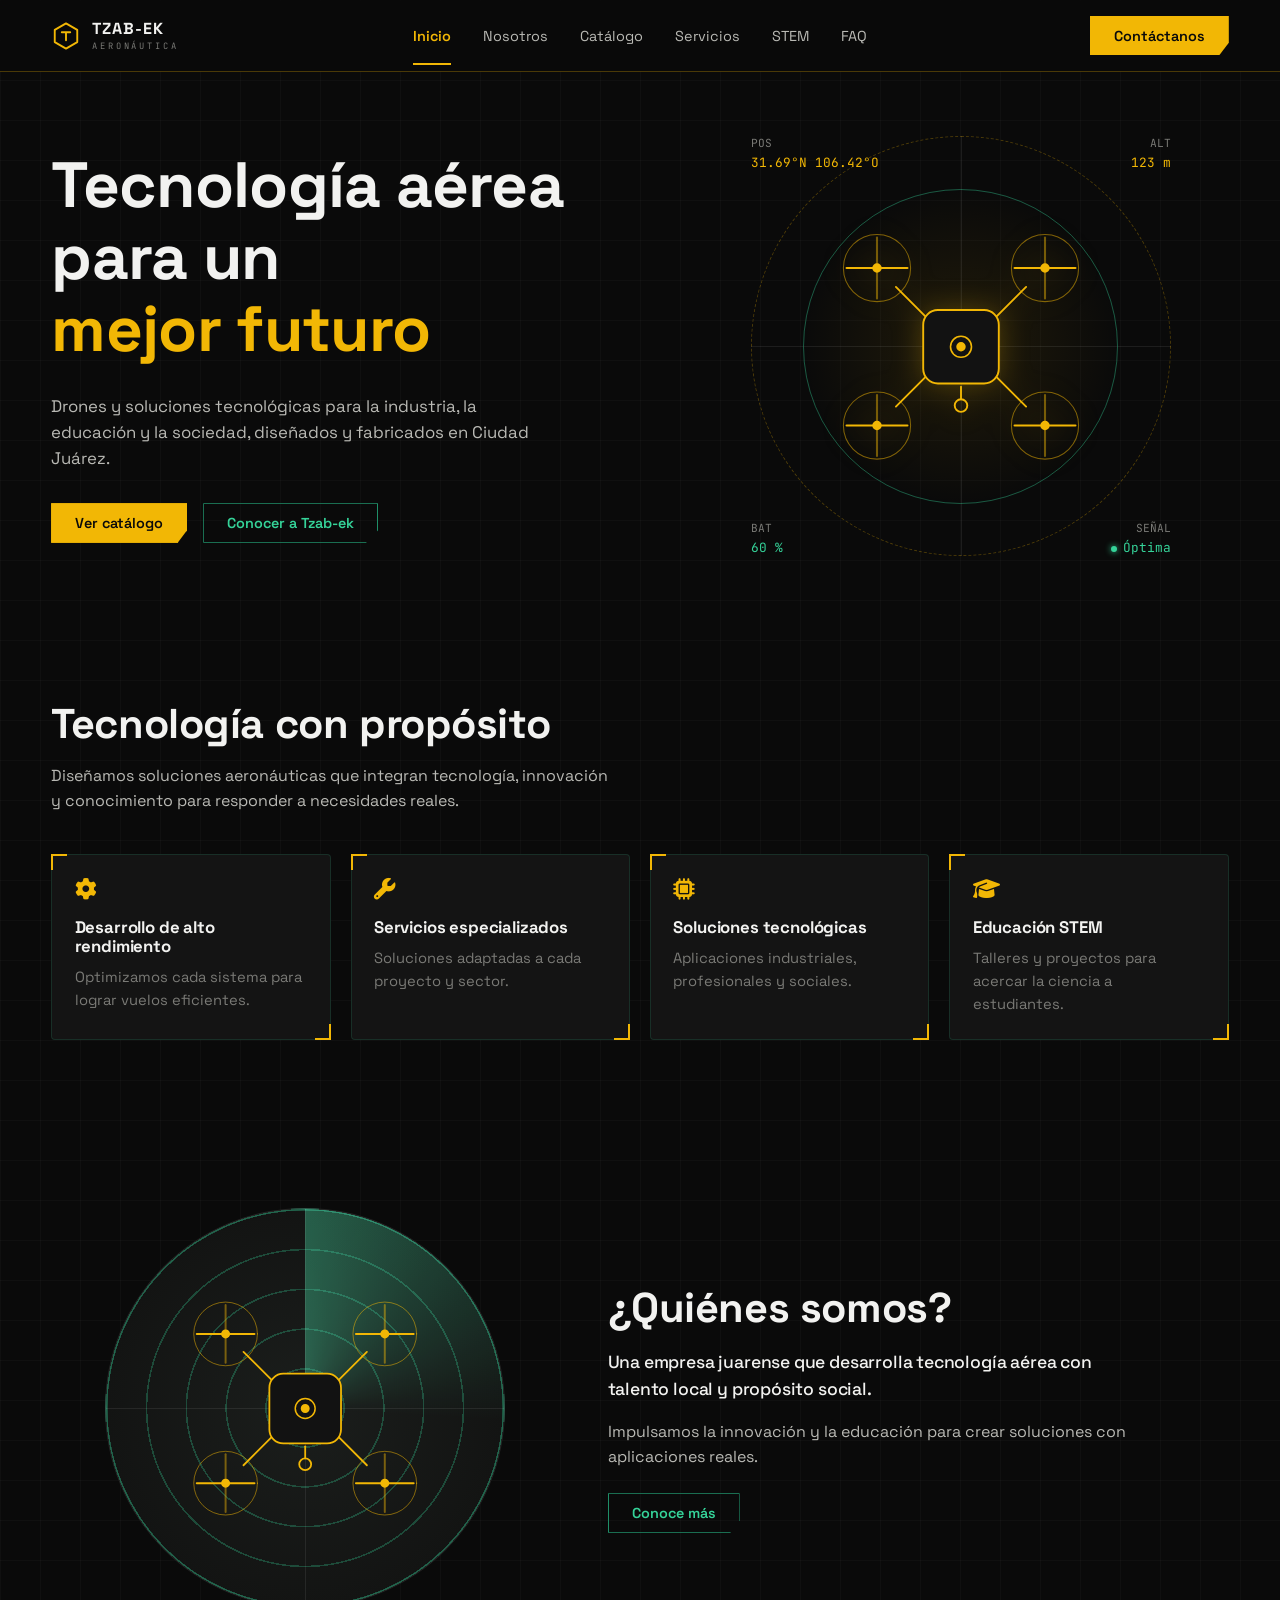
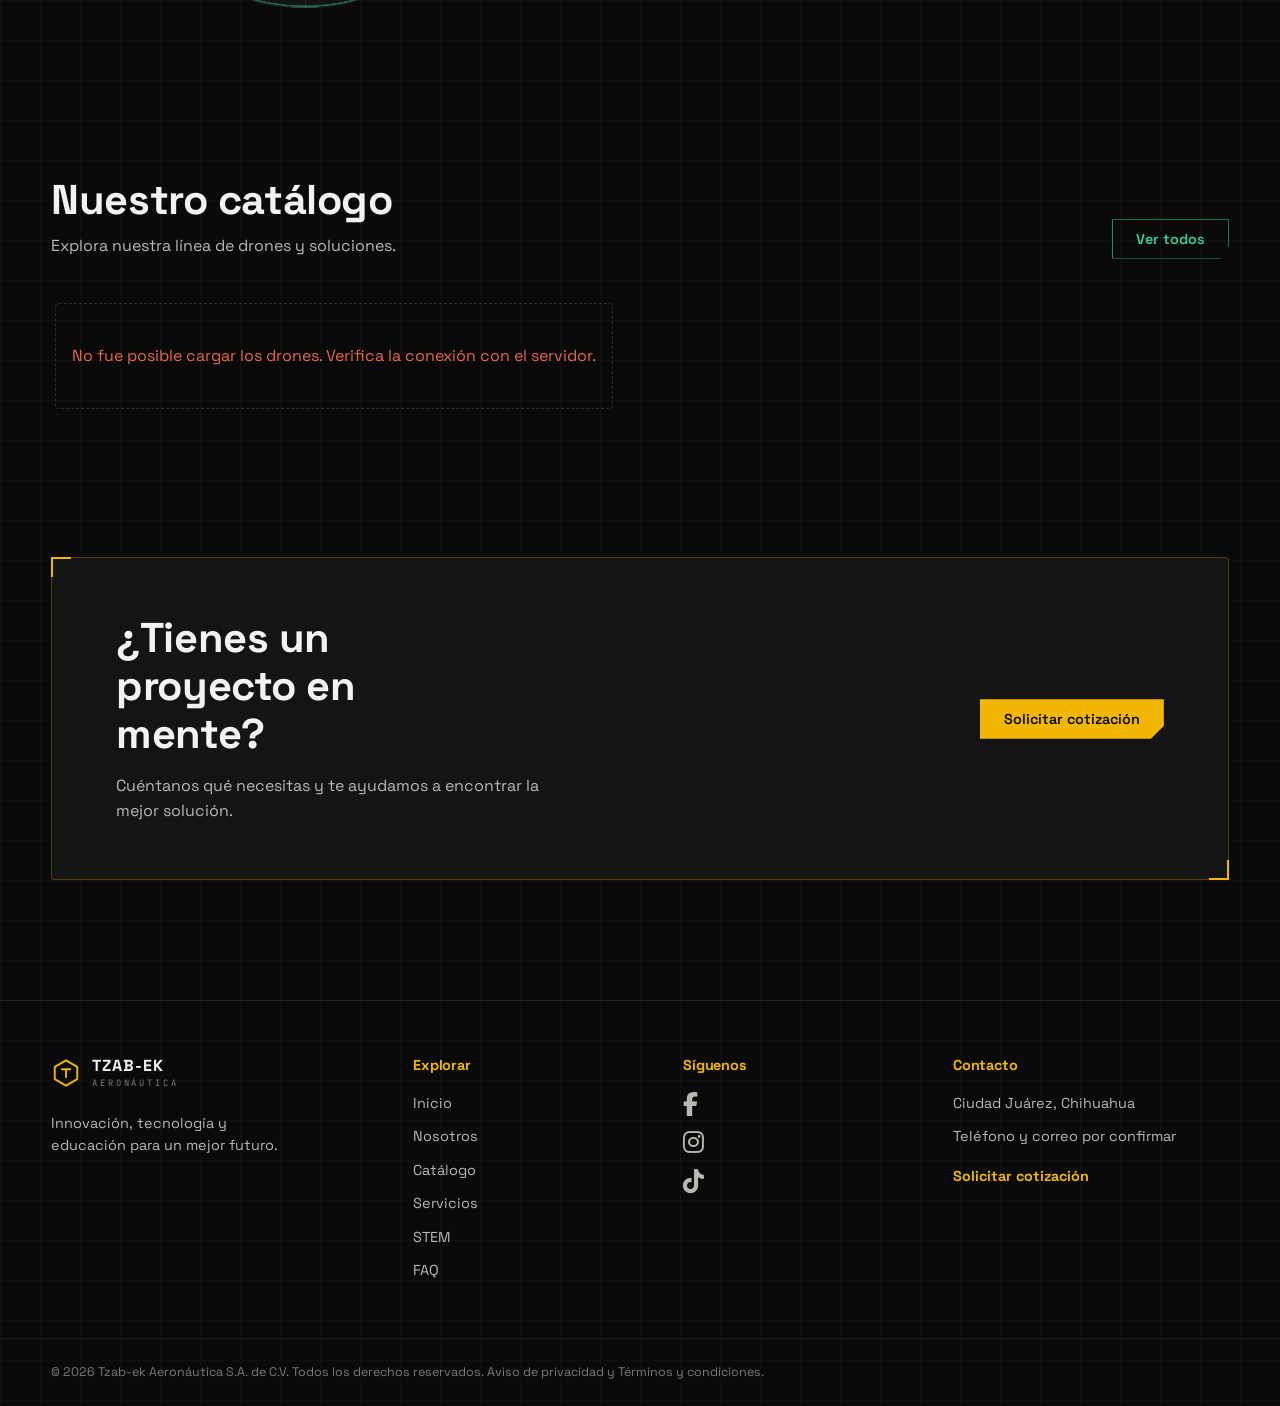
<file: Index.html>
<!DOCTYPE html>
<html lang="es">
<head>
    <meta charset="UTF-8">
    <meta name="viewport" content="width=device-width, initial-scale=1.0">
    <!-- Estilos: Font Awesome (iconos), CSS propio de la página y CSS compartido (header y footer) -->
    <link rel="stylesheet" href="https://cdnjs.cloudflare.com/ajax/libs/font-awesome/6.7.2/css/all.min.css">
    <link rel="stylesheet" href="CSS/Index.css">
    <link rel="stylesheet" href="CSS/Compartido.css">
    <title>Tzab-ek Aeronáutica</title>

    <!-- Scripts (defer: se ejecutan hasta que el HTML terminó de cargar) -->
    <script src="JS/catalogo1.js" defer></script>
    <script src="JS/Drone.js" defer></script>
    <script src="JS/menu.js" defer></script>
</head>
<body>
    <!-- ENCABEZADO: logotipo, menú de navegación y botón de contacto (igual en todas las páginas) -->
    <header>
        <a class="marca" href="Index.html" aria-label="Tzab-ek Aeronáutica, inicio">
            <svg viewBox="0 0 32 32" aria-hidden="true">
                <path d="M16 2.5 28 9.5v13L16 29.5 4 22.5v-13z"/>
                <path d="M11.5 12h9M16 12v8.5"/>
            </svg>
            <span class="marca-texto">
                <strong>TZAB-EK</strong>
                <small>AERONÁUTICA</small>
            </span>
        </a>

        <!-- Menú principal: el enlace de la página actual lleva class="activo" y aria-current="page" -->
        <button type="button" class="menu-toggle" aria-label="Abrir menú" aria-expanded="false" aria-controls="menu-principal">
            <span></span><span></span><span></span>
        </button>

        <nav id="menu-principal" aria-label="Navegación principal">
            <a href="Index.html" class="activo" aria-current="page">Inicio</a>
            <a href="Nosotros.html">Nosotros</a>
            <a href="catalogo.html">Catálogo</a>
            <a href="Servicios.html">Servicios</a>
            <a href="STEM.html">STEM</a>
            <a href="FAQ.html">FAQ</a>
            <a class="btn btn-oro nav-contacto" href="contactanos.html">Contáctanos</a>
        </nav>

        <a class="btn btn-oro" href="contactanos.html">Contáctanos</a>
    </header>

    <!-- CONTENIDO PRINCIPAL: página de inicio (hero, propósito, quiénes somos, carrusel de catálogo y cotización) -->
    <main>
        <!-- HERO -->
        <section id="inicio">
            <div class="hero-texto">
                <h1>Tecnología aérea para un <span>mejor futuro</span></h1>
                <p>Drones y soluciones tecnológicas para la industria, la educación y la sociedad, diseñados y fabricados en Ciudad Juárez.</p>
                <div class="acciones">
                    <a class="btn btn-oro" href="catalogo.html">Ver catálogo</a>
                    <a class="btn btn-borde" href="Nosotros.html">Conocer a Tzab-ek</a>
                </div>
            </div>

            <!-- Dron con movimiento (lo monta drone.js) -->
            <div class="drone-stage" data-drone="vuelo"></div>
        </section>

        <!-- TECNOLOGÍA CON PROPÓSITO -->
        <section id="proposito">
            <h2>Tecnología con propósito</h2>
            <p>Diseñamos soluciones aeronáuticas que integran tecnología, innovación y conocimiento para responder a necesidades reales.</p>

            <div class="tarjetas">
                <div class="tarjeta">
                    <i class="fa-solid fa-gear" aria-hidden="true"></i>
                    <h5>Desarrollo de alto rendimiento</h5>
                    <p>Optimizamos cada sistema para lograr vuelos eficientes.</p>
                </div>
                <div class="tarjeta">
                    <i class="fa-solid fa-wrench" aria-hidden="true"></i>
                    <h5>Servicios especializados</h5>
                    <p>Soluciones adaptadas a cada proyecto y sector.</p>
                </div>
                <div class="tarjeta">
                    <i class="fa-solid fa-microchip" aria-hidden="true"></i>
                    <h5>Soluciones tecnológicas</h5>
                    <p>Aplicaciones industriales, profesionales y sociales.</p>
                </div>
                <div class="tarjeta">
                    <i class="fa-solid fa-graduation-cap" aria-hidden="true"></i>
                    <h5>Educación STEM</h5>
                    <p>Talleres y proyectos para acercar la ciencia a estudiantes.</p>
                </div>
            </div>
        </section>

        <!-- ¿QUIÉNES SOMOS? -->
        <section id="somos">
            <!-- Dron tipo radar (lo monta drone.js) -->
            <div class="somos-visual">
                <div class="drone-stage" data-drone="radar"></div>
            </div>

            <div class="somos-texto">
                <h2>¿Quiénes somos?</h2>
                <h4>Una empresa juarense que desarrolla tecnología aérea con talento local y propósito social.</h4>
                <p>Impulsamos la innovación y la educación para crear soluciones con aplicaciones reales.</p>
                <a class="btn btn-borde" href="Nosotros.html">Conoce más</a>
            </div>
        </section>

        <!-- CATÁLOGO: carrusel de drones. catalogo1.js crea las tarjetas con los datos de la base de datos
             y Drone.js dibuja una ilustración cuando un dron no tiene imagen -->
        <section id="catalogo">
            <div class="seccion1">
                <div>
                    <h2>Nuestro catálogo</h2>
                    <p>Explora nuestra línea de drones y soluciones.</p>
                </div>
                <a class="btn btn-borde" href="catalogo.html">Ver todos</a>
            </div>

            <!-- Carrusel: flecha anterior | pista con las tarjetas | flecha siguiente -->
            <div class="carrusel" role="region" aria-roledescription="carrusel" aria-label="Drones del catálogo">
                <button type="button" class="carrusel-btn" id="carrusel-anterior" aria-label="Ver drones anteriores">
                    <i class="fa-solid fa-chevron-left" aria-hidden="true"></i>
                </button>

                <!-- Pista: aquí catalogo1.js inserta una tarjeta por cada dron. tabindex permite moverla con el teclado -->
                <div class="carrusel-pista" id="contenedor-drones" tabindex="0">
                    <p class="mensaje-catalogo">Cargando drones...</p>
                </div>

                <button type="button" class="carrusel-btn" id="carrusel-siguiente" aria-label="Ver drones siguientes">
                    <i class="fa-solid fa-chevron-right" aria-hidden="true"></i>
                </button>
            </div>
        </section>

        <!-- COTIZACIÓN -->
        <section id="cotizacion">
            <div class="cotizacion-caja">
                <div class="cotizacion-texto">
                    <h2>¿Tienes un proyecto en mente?</h2>
                    <p>Cuéntanos qué necesitas y te ayudamos a encontrar la mejor solución.</p>
                </div>
                <a class="btn btn-oro" href="contactanos.html">Solicitar cotización</a>
            </div>
        </section>
    </main>

    <!-- PIE DE PÁGINA: se repite igual en todas las páginas -->
    <footer>
        <!-- Parte superior del footer: 4 columnas -->
        <section class="footer1">
            <!-- Columna 1: logotipo y lema -->
            <div class="uno">
                <a class="marca" href="Index.html" aria-label="Tzab-ek Aeronáutica, inicio">
                    <svg viewBox="0 0 32 32" aria-hidden="true">
                        <path d="M16 2.5 28 9.5v13L16 29.5 4 22.5v-13z"/>
                        <path d="M11.5 12h9M16 12v8.5"/>
                    </svg>
                    <span class="marca-texto">
                        <strong>TZAB-EK</strong>
                        <small>AERONÁUTICA</small>
                    </span>
                </a>
                <p>Innovación, tecnología y educación para un mejor futuro.</p>
            </div>

            <!-- Columna 2: enlaces de navegación -->
            <div class="dos">
                <h5>Explorar</h5>
                <a href="Index.html">Inicio</a>
                <a href="Nosotros.html">Nosotros</a>
                <a href="catalogo.html">Catálogo</a>
                <a href="Servicios.html">Servicios</a>
                <a href="STEM.html">STEM</a>
                <a href="FAQ.html">FAQ</a>
            </div>

            <!-- Columna 3: redes sociales (iconos de Font Awesome) -->
            <div class="tres">
                <h5>Síguenos</h5>
                <a href="https://www.facebook.com/tzabekmx" target="_blank" rel="noopener noreferrer"
       aria-label="Facebook">
        <i class="fa-brands fa-facebook-f"></i> 
    </a>

    <a href="https://www.instagram.com/tzabekmx?fbclid=IwY2xjawVVu3NleHRuA2FlbQIxMABwZG9mBWJyaWQRMFQ3TzdUcVRtUU0yYnhxM1BzcnRjBmFwcF9pZBAyMjIwMzkxNzg4MjAwODkyAAEfPRKUxfyBUL_nZuo1kjRflzGdtaO56T4GEnpe8-bxUjZwJsQqFAkJqUYihjc_aem_WPB5nO8CkviuIYMt_YEHsw" target="_blank" rel="noopener noreferrer"
       aria-label="Instagram">
        <i class="fa-brands fa-instagram"></i> 
    </a>

    <a href="https://www.tiktok.com/@tzabekmx" target="_blank" rel="noopener noreferrer"
       aria-label="TikTok">
        <i class="fa-brands fa-tiktok"></i>
    </a>
            </div>

            <!-- Columna 4: datos de contacto y botón de cotización -->
            <div class="cuatro">
                <h5>Contacto</h5>
                <p>Ciudad Juárez, Chihuahua</p>
                <p>Teléfono y correo por confirmar</p>
                <a class="cta-footer" href="contactanos.html">Solicitar cotización</a>
            </div>
        </section>

        <!-- Barra inferior: derechos reservados -->
        <section class="fotter2">
            <p>© 2026 Tzab-ek Aeronáutica S.A. de C.V. Todos los derechos reservados. Aviso de privacidad y Términos y condiciones.</p>
        </section>
    </footer>
</body>
</html>
</file>
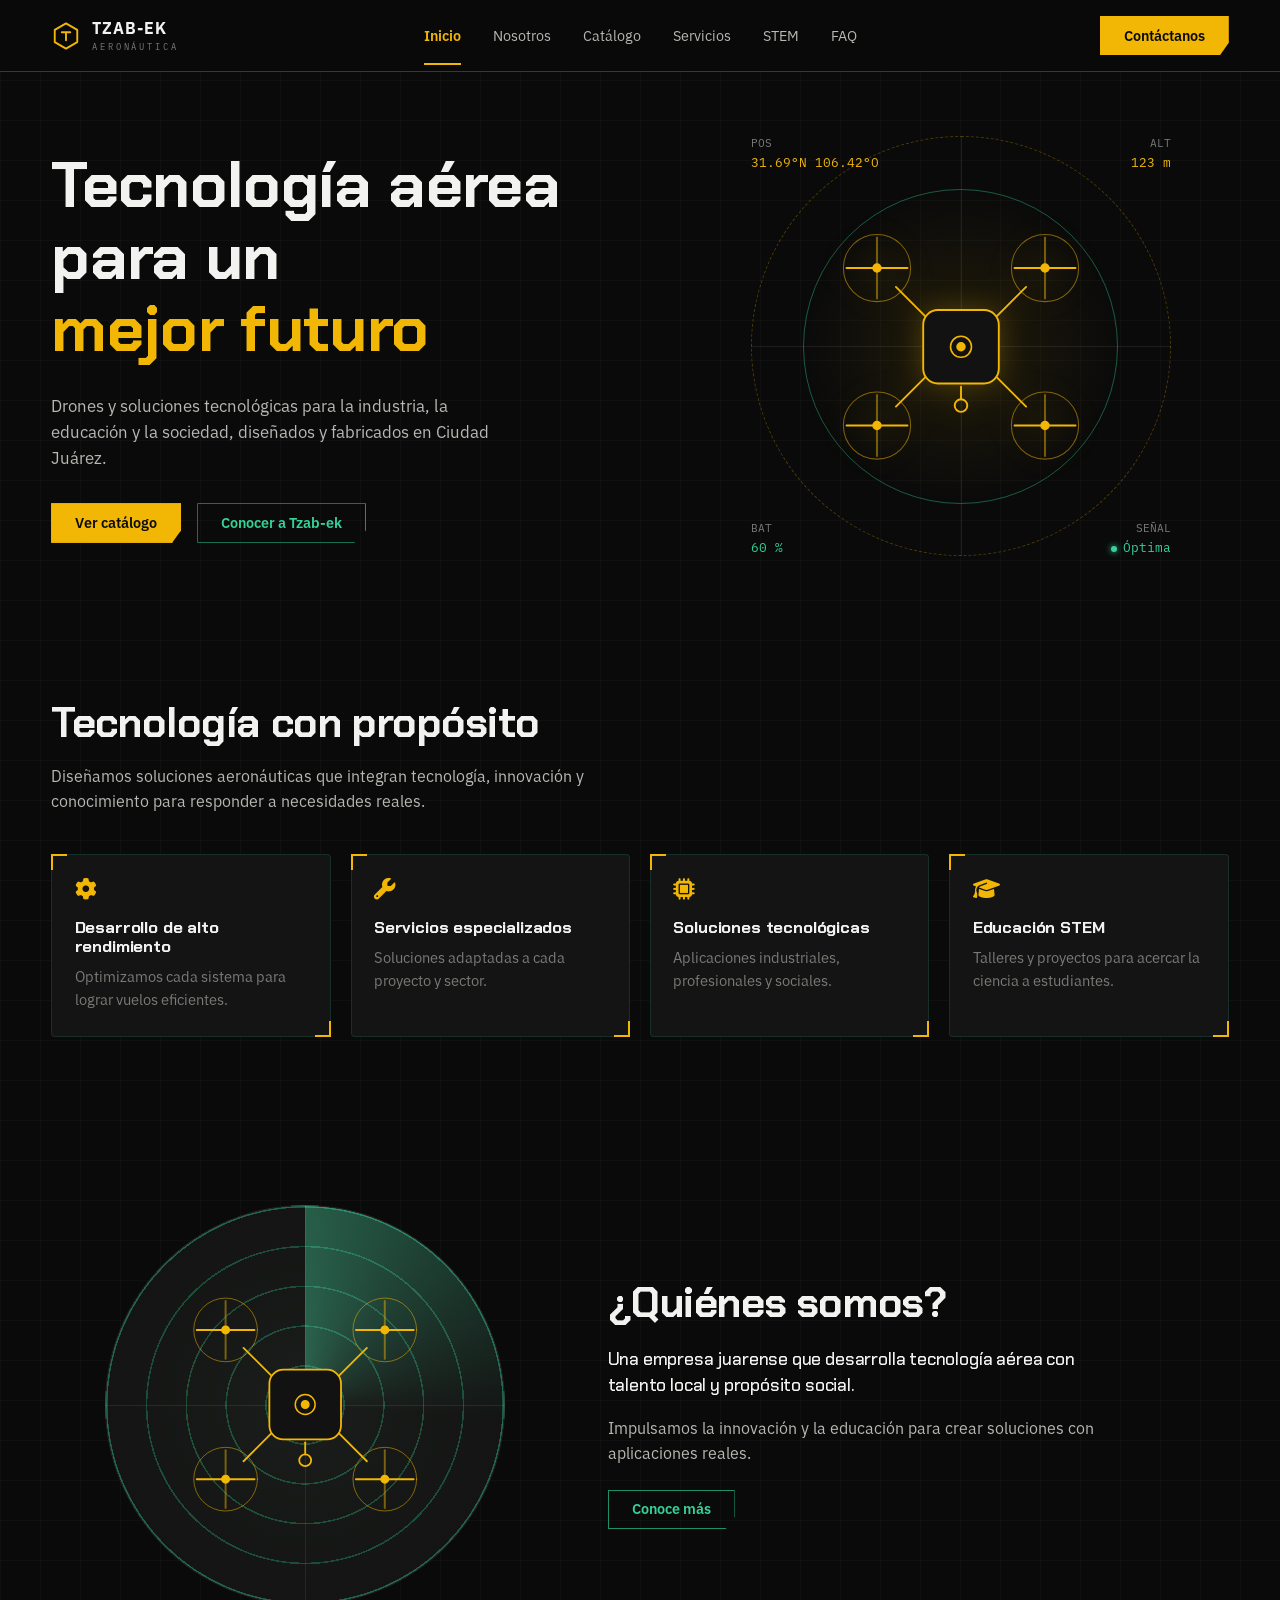
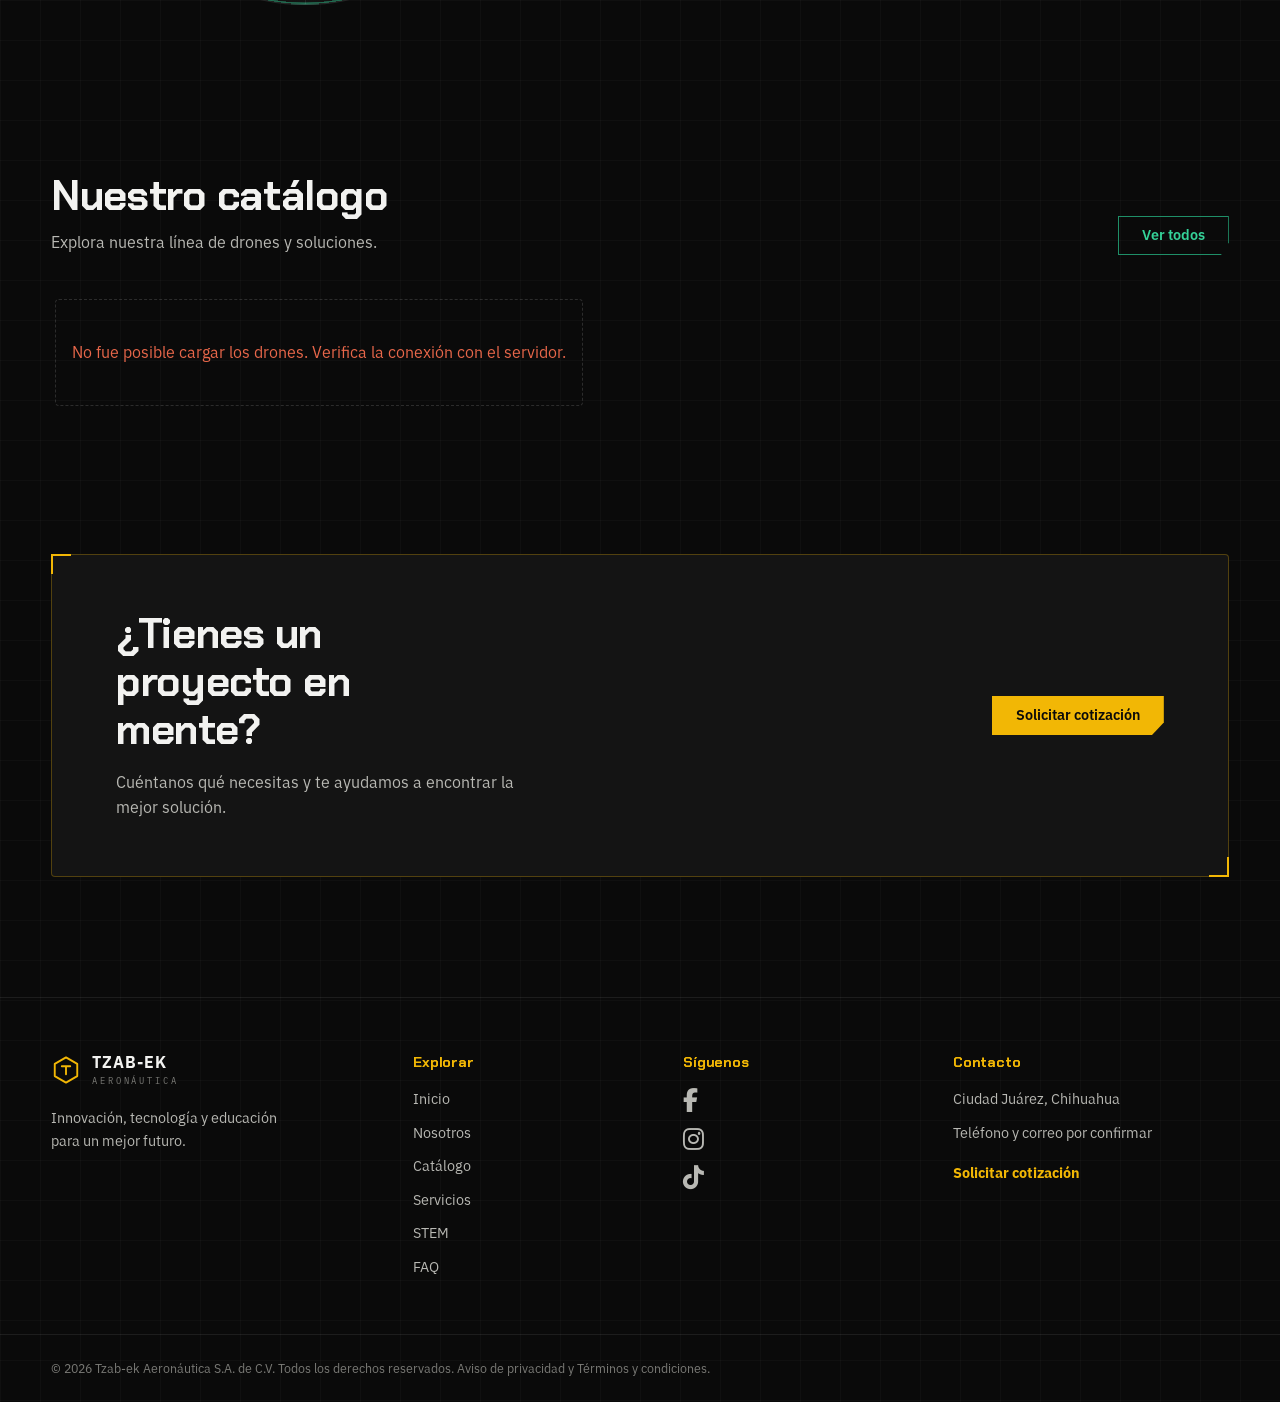
<file: index.html>
<!DOCTYPE html>
<html lang="es">

<head>
    <!-- Google Analytics (GA4) -->
    <script async src="https://www.googletagmanager.com/gtag/js?id=G-MC8RCMNTDD"></script>
    <script>
        window.dataLayer = window.dataLayer || [];
        function gtag() {dataLayer.push(arguments);}
        gtag('js', new Date());
        gtag('config', 'G-MC8RCMNTDD');
    </script>
    <meta charset="UTF-8">
    <meta name="viewport" content="width=device-width, initial-scale=1.0">
    <!-- Estilos: Font Awesome (iconos), CSS propio de la página y CSS compartido (header y footer) -->
    <link rel="stylesheet" href="https://cdnjs.cloudflare.com/ajax/libs/font-awesome/6.7.2/css/all.min.css">
    <link rel="stylesheet" href="css/index.css">
    <link rel="stylesheet" href="css/compartido.css">
    <title>Tzab-ek Aeronáutica</title>

    <!-- Scripts (defer: se ejecutan hasta que el HTML terminó de cargar) -->
    <script src="js/catalogo1.js" defer></script>
    <script src="js/drone.js" defer></script>
    <script src="js/menu.js" defer></script>
</head>

<body>
    <!-- ENCABEZADO: logotipo, menú de navegación y botón de contacto (igual en todas las páginas) -->
    <header>
        <a class="marca" href="index.html" aria-label="Tzab-ek Aeronáutica, inicio">
            <svg viewBox="0 0 32 32" aria-hidden="true">
                <path d="M16 2.5 28 9.5v13L16 29.5 4 22.5v-13z" />
                <path d="M11.5 12h9M16 12v8.5" />
            </svg>
            <span class="marca-texto">
                <strong>TZAB-EK</strong>
                <small>AERONÁUTICA</small>
            </span>
        </a>

        <!-- Menú principal: el enlace de la página actual lleva class="activo" y aria-current="page" -->
        <button type="button" class="menu-toggle" aria-label="Abrir menú" aria-expanded="false"
            aria-controls="menu-principal">
            <span></span><span></span><span></span>
        </button>

        <nav id="menu-principal" aria-label="Navegación principal">
            <a href="index.html" class="activo" aria-current="page">Inicio</a>
            <a href="nosotros.html">Nosotros</a>
            <a href="catalogo.html">Catálogo</a>
            <a href="servicios.html">Servicios</a>
            <a href="stem.html">STEM</a>
            <a href="faq.html">FAQ</a>
            <a class="btn btn-oro nav-contacto" href="contactanos.html">Contáctanos</a>
        </nav>

        <a class="btn btn-oro" href="contactanos.html">Contáctanos</a>
    </header>

    <!-- CONTENIDO PRINCIPAL: página de inicio (hero, propósito, quiénes somos, carrusel de catálogo y cotización) -->
    <main>
        <!-- HERO -->
        <section id="inicio">
            <div class="hero-texto">
                <h1>Tecnología aérea para un <span>mejor futuro</span></h1>
                <p>Drones y soluciones tecnológicas para la industria, la educación y la sociedad, diseñados y
                    fabricados en Ciudad Juárez.</p>
                <div class="acciones">
                    <a class="btn btn-oro" href="catalogo.html">Ver catálogo</a>
                    <a class="btn btn-borde" href="nosotros.html">Conocer a Tzab-ek</a>
                </div>
            </div>

            <!-- Dron con movimiento (lo monta drone.js) -->
            <div class="drone-stage" data-drone="vuelo"></div>
        </section>

        <!-- TECNOLOGÍA CON PROPÓSITO -->
        <section id="proposito">
            <h2>Tecnología con propósito</h2>
            <p>Diseñamos soluciones aeronáuticas que integran tecnología, innovación y conocimiento para responder a
                necesidades reales.</p>

            <div class="tarjetas">
                <div class="tarjeta">
                    <i class="fa-solid fa-gear" aria-hidden="true"></i>
                    <h5>Desarrollo de alto rendimiento</h5>
                    <p>Optimizamos cada sistema para lograr vuelos eficientes.</p>
                </div>
                <div class="tarjeta">
                    <i class="fa-solid fa-wrench" aria-hidden="true"></i>
                    <h5>Servicios especializados</h5>
                    <p>Soluciones adaptadas a cada proyecto y sector.</p>
                </div>
                <div class="tarjeta">
                    <i class="fa-solid fa-microchip" aria-hidden="true"></i>
                    <h5>Soluciones tecnológicas</h5>
                    <p>Aplicaciones industriales, profesionales y sociales.</p>
                </div>
                <div class="tarjeta">
                    <i class="fa-solid fa-graduation-cap" aria-hidden="true"></i>
                    <h5>Educación STEM</h5>
                    <p>Talleres y proyectos para acercar la ciencia a estudiantes.</p>
                </div>
            </div>
        </section>

        <!-- ¿QUIÉNES SOMOS? -->
        <section id="somos">
            <!-- Dron tipo radar (lo monta drone.js) -->
            <div class="somos-visual">
                <div class="drone-stage" data-drone="radar"></div>
            </div>

            <div class="somos-texto">
                <h2>¿Quiénes somos?</h2>
                <h4>Una empresa juarense que desarrolla tecnología aérea con talento local y propósito social.</h4>
                <p>Impulsamos la innovación y la educación para crear soluciones con aplicaciones reales.</p>
                <a class="btn btn-borde" href="nosotros.html">Conoce más</a>
            </div>
        </section>

        <!-- CATÁLOGO: carrusel de drones. catalogo1.js crea las tarjetas con los datos de la base de datos
             y drone.js dibuja una ilustración cuando un dron no tiene imagen -->
        <section id="catalogo">
            <div class="seccion1">
                <div>
                    <h2>Nuestro catálogo</h2>
                    <p>Explora nuestra línea de drones y soluciones.</p>
                </div>
                <a class="btn btn-borde" href="catalogo.html">Ver todos</a>
            </div>

            <!-- Carrusel: flecha anterior | pista con las tarjetas | flecha siguiente -->
            <div class="carrusel" role="region" aria-roledescription="carrusel" aria-label="Drones del catálogo">
                <button type="button" class="carrusel-btn" id="carrusel-anterior" aria-label="Ver drones anteriores">
                    <i class="fa-solid fa-chevron-left" aria-hidden="true"></i>
                </button>

                <!-- Pista: aquí catalogo1.js inserta una tarjeta por cada dron. tabindex permite moverla con el teclado -->
                <div class="carrusel-pista" id="contenedor-drones" tabindex="0">
                    <p class="mensaje-catalogo">Cargando drones...</p>
                </div>

                <button type="button" class="carrusel-btn" id="carrusel-siguiente" aria-label="Ver drones siguientes">
                    <i class="fa-solid fa-chevron-right" aria-hidden="true"></i>
                </button>
            </div>
        </section>

        <!-- COTIZACIÓN -->
        <section id="cotizacion">
            <div class="cotizacion-caja">
                <div class="cotizacion-texto">
                    <h2>¿Tienes un proyecto en mente?</h2>
                    <p>Cuéntanos qué necesitas y te ayudamos a encontrar la mejor solución.</p>
                </div>
                <a class="btn btn-oro" href="contactanos.html">Solicitar cotización</a>
            </div>
        </section>
    </main>

    <!-- PIE DE PÁGINA: se repite igual en todas las páginas -->
    <footer>
        <!-- Parte superior del footer: 4 columnas -->
        <section class="footer1">
            <!-- Columna 1: logotipo y lema -->
            <div class="uno">
                <a class="marca" href="index.html" aria-label="Tzab-ek Aeronáutica, inicio">
                    <svg viewBox="0 0 32 32" aria-hidden="true">
                        <path d="M16 2.5 28 9.5v13L16 29.5 4 22.5v-13z" />
                        <path d="M11.5 12h9M16 12v8.5" />
                    </svg>
                    <span class="marca-texto">
                        <strong>TZAB-EK</strong>
                        <small>AERONÁUTICA</small>
                    </span>
                </a>
                <p>Innovación, tecnología y educación para un mejor futuro.</p>
            </div>

            <!-- Columna 2: enlaces de navegación -->
            <div class="dos">
                <h5>Explorar</h5>
                <a href="index.html">Inicio</a>
                <a href="nosotros.html">Nosotros</a>
                <a href="catalogo.html">Catálogo</a>
                <a href="servicios.html">Servicios</a>
                <a href="stem.html">STEM</a>
                <a href="faq.html">FAQ</a>
            </div>

            <!-- Columna 3: redes sociales (iconos de Font Awesome) -->
            <div class="tres">
                <h5>Síguenos</h5>
                <a href="https://www.facebook.com/tzabekmx" target="_blank" rel="noopener noreferrer"
                    aria-label="Facebook">
                    <i class="fa-brands fa-facebook-f"></i>
                </a>

                <a href="https://www.instagram.com/tzabekmx?fbclid=IwY2xjawVVu3NleHRuA2FlbQIxMABwZG9mBWJyaWQRMFQ3TzdUcVRtUU0yYnhxM1BzcnRjBmFwcF9pZBAyMjIwMzkxNzg4MjAwODkyAAEfPRKUxfyBUL_nZuo1kjRflzGdtaO56T4GEnpe8-bxUjZwJsQqFAkJqUYihjc_aem_WPB5nO8CkviuIYMt_YEHsw"
                    target="_blank" rel="noopener noreferrer" aria-label="Instagram">
                    <i class="fa-brands fa-instagram"></i>
                </a>

                <a href="https://www.tiktok.com/@tzabekmx" target="_blank" rel="noopener noreferrer"
                    aria-label="TikTok">
                    <i class="fa-brands fa-tiktok"></i>
                </a>
            </div>

            <!-- Columna 4: datos de contacto y botón de cotización -->
            <div class="cuatro">
                <h5>Contacto</h5>
                <p>Ciudad Juárez, Chihuahua</p>
                <p>Teléfono y correo por confirmar</p>
                <a class="cta-footer" href="contactanos.html">Solicitar cotización</a>
            </div>
        </section>

        <!-- Barra inferior: derechos reservados -->
        <section class="fotter2">
            <p>© 2026 Tzab-ek Aeronáutica S.A. de C.V. Todos los derechos reservados. Aviso de privacidad y Términos y
                condiciones.</p>
        </section>
    </footer>
</body>

</html>
</file>
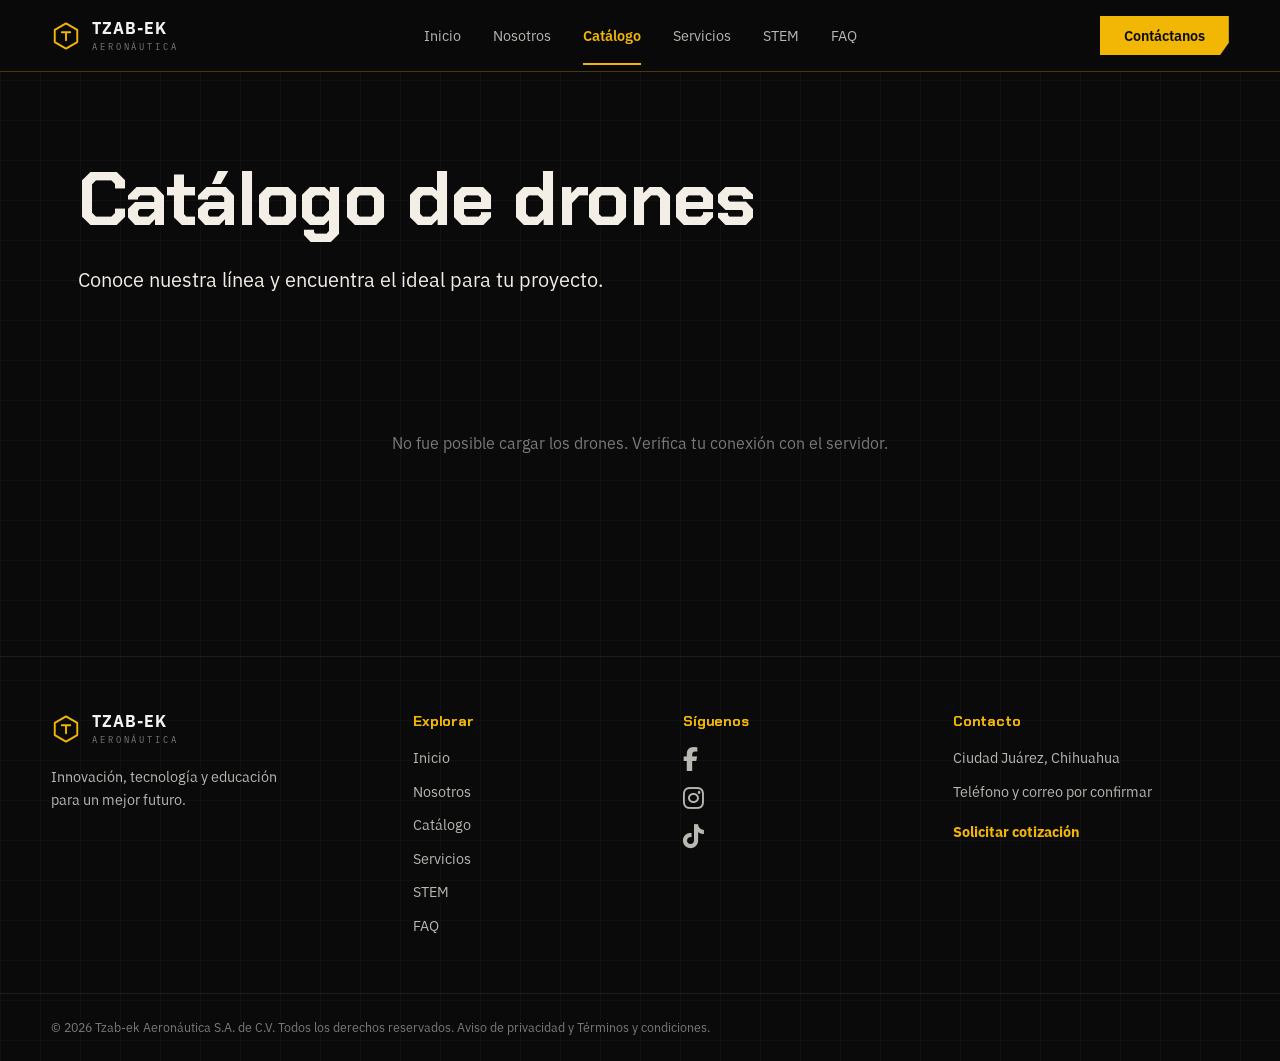
<file: catalogo.html>
<!DOCTYPE html>
<html lang="es">

<head>
    <!-- Google Analytics (GA4) -->
    <script async src="https://www.googletagmanager.com/gtag/js?id=G-MC8RCMNTDD"></script>
    <script>
        window.dataLayer = window.dataLayer || [];
        function gtag() {dataLayer.push(arguments);}
        gtag('js', new Date());
        gtag('config', 'G-MC8RCMNTDD');
    </script>
    <meta charset="UTF-8">
    <meta name="viewport" content="width=device-width, initial-scale=1.0">
    <!-- Estilos: Font Awesome (iconos), CSS propio de la página y CSS compartido (header y footer) -->
    <link rel="stylesheet" href="https://cdnjs.cloudflare.com/ajax/libs/font-awesome/6.7.2/css/all.min.css">
    <link rel="stylesheet" href="css/catalogo.css?v=2">
    <link rel="stylesheet" href="css/compartido.css?v=2">
    <!-- Scripts (defer: se ejecutan hasta que el HTML terminó de cargar) -->
    <script src="js/drone.js?v=2" defer></script>
    <script src="js/catalogo2.js?v=2" defer></script>
    <title>Catálogo de drones | Tzab-ek</title>


    <script src="js/menu.js" defer></script>
</head>

<body>
    <!-- ENCABEZADO: logotipo, menú de navegación y botón de contacto (igual en todas las páginas) -->
    <header>
        <a class="marca" href="index.html" aria-label="Tzab-ek Aeronáutica, inicio">
            <svg viewBox="0 0 32 32" aria-hidden="true">
                <path d="M16 2.5 28 9.5v13L16 29.5 4 22.5v-13z" />
                <path d="M11.5 12h9M16 12v8.5" />
            </svg>
            <span class="marca-texto">
                <strong>TZAB-EK</strong>
                <small>AERONÁUTICA</small>
            </span>
        </a>

        <!-- Menú principal: el enlace de la página actual lleva class="activo" y aria-current="page" -->
        <button type="button" class="menu-toggle" aria-label="Abrir menú" aria-expanded="false"
            aria-controls="menu-principal">
            <span></span><span></span><span></span>
        </button>

        <nav id="menu-principal" aria-label="Navegación principal">
            <a href="index.html">Inicio</a>
            <a href="nosotros.html">Nosotros</a>
            <a href="catalogo.html" class="activo" aria-current="page">Catálogo</a>
            <a href="servicios.html">Servicios</a>
            <a href="stem.html">STEM</a>
            <a href="faq.html">FAQ</a>
            <a class="btn btn-oro nav-contacto" href="contactanos.html">Contáctanos</a>
        </nav>

        <a class="btn btn-oro" href="contactanos.html">Contáctanos</a>
    </header>

    <!-- CONTENIDO PRINCIPAL: catálogo completo con filtro por categoría y paginación (lo arma catalogo2.js) -->
    <main>
        <section>
            <!-- Título de la página -->
            <div class="seccion1">
                <h1>Catálogo de drones</h1>
                <p>Conoce nuestra línea y encuentra el ideal para tu proyecto.</p>
            </div>

            <div class="seccion2">
                <!-- Botones de filtro por categoría (los crea catalogo2.js con las categorías de la base de datos) -->
                <div class="filtro" id="filtro-categoria" role="group" aria-label="Filtrar por categoría"></div>

                <!-- Mensaje de estado (sin resultados o error); aria-live lo anuncia a lectores de pantalla -->
                <p id="mensaje-catalogo" aria-live="polite">

                </p>

                <!-- Cuadrícula de tarjetas de drones (se llena con catalogo2.js) -->
                <div class="catalogo" id="catalogo-drones"></div>

                <!-- Paginación: botón anterior, números de página y botón siguiente -->
                <nav id="paginacion" aria-label="Páginas del catálogo">
                    <button type="button" id="pagina-anterior" disabled>
                        Anterior
                    </button>

                    <div id="numeros-pagina"></div>

                    <button type="button" id="pagina-siguiente" disabled>
                        Siguiente
                    </button>
                </nav>
            </div>
        </section>
    </main>

    <!-- PIE DE PÁGINA: se repite igual en todas las páginas -->
    <footer>
        <!-- Parte superior del footer: 4 columnas -->
        <section class="footer1">
            <!-- Columna 1: logotipo y lema -->
            <div class="uno">
                <a class="marca" href="index.html" aria-label="Tzab-ek Aeronáutica, inicio">
                    <svg viewBox="0 0 32 32" aria-hidden="true">
                        <path d="M16 2.5 28 9.5v13L16 29.5 4 22.5v-13z" />
                        <path d="M11.5 12h9M16 12v8.5" />
                    </svg>
                    <span class="marca-texto">
                        <strong>TZAB-EK</strong>
                        <small>AERONÁUTICA</small>
                    </span>
                </a>
                <p>Innovación, tecnología y educación para un mejor futuro.</p>
            </div>

            <!-- Columna 2: enlaces de navegación -->
            <div class="dos">
                <h5>Explorar</h5>
                <a href="index.html">Inicio</a>
                <a href="nosotros.html">Nosotros</a>
                <a href="catalogo.html">Catálogo</a>
                <a href="servicios.html">Servicios</a>
                <a href="stem.html">STEM</a>
                <a href="faq.html">FAQ</a>
            </div>

            <!-- Columna 3: redes sociales (iconos de Font Awesome) -->
            <div class="tres">
                <h5>Síguenos</h5>
                <a href="https://www.facebook.com/tzabekmx" target="_blank" rel="noopener noreferrer"
                    aria-label="Facebook">
                    <i class="fa-brands fa-facebook-f"></i>
                </a>

                <a href="https://www.instagram.com/tzabekmx?fbclid=IwY2xjawVVu3NleHRuA2FlbQIxMABwZG9mBWJyaWQRMFQ3TzdUcVRtUU0yYnhxM1BzcnRjBmFwcF9pZBAyMjIwMzkxNzg4MjAwODkyAAEfPRKUxfyBUL_nZuo1kjRflzGdtaO56T4GEnpe8-bxUjZwJsQqFAkJqUYihjc_aem_WPB5nO8CkviuIYMt_YEHsw"
                    target="_blank" rel="noopener noreferrer" aria-label="Instagram">
                    <i class="fa-brands fa-instagram"></i>
                </a>

                <a href="https://www.tiktok.com/@tzabekmx" target="_blank" rel="noopener noreferrer"
                    aria-label="TikTok">
                    <i class="fa-brands fa-tiktok"></i>
                </a>
            </div>

            <!-- Columna 4: datos de contacto y botón de cotización -->
            <div class="cuatro">
                <h5>Contacto</h5>
                <p>Ciudad Juárez, Chihuahua</p>
                <p>Teléfono y correo por confirmar</p>
                <a class="cta-footer" href="contactanos.html">Solicitar cotización</a>
            </div>
        </section>

        <!-- Barra inferior: derechos reservados -->
        <section class="fotter2">
            <p>© 2026 Tzab-ek Aeronáutica S.A. de C.V. Todos los derechos reservados. Aviso de privacidad y Términos y
                condiciones.</p>
        </section>
    </footer>
</body>

</html>
</file>
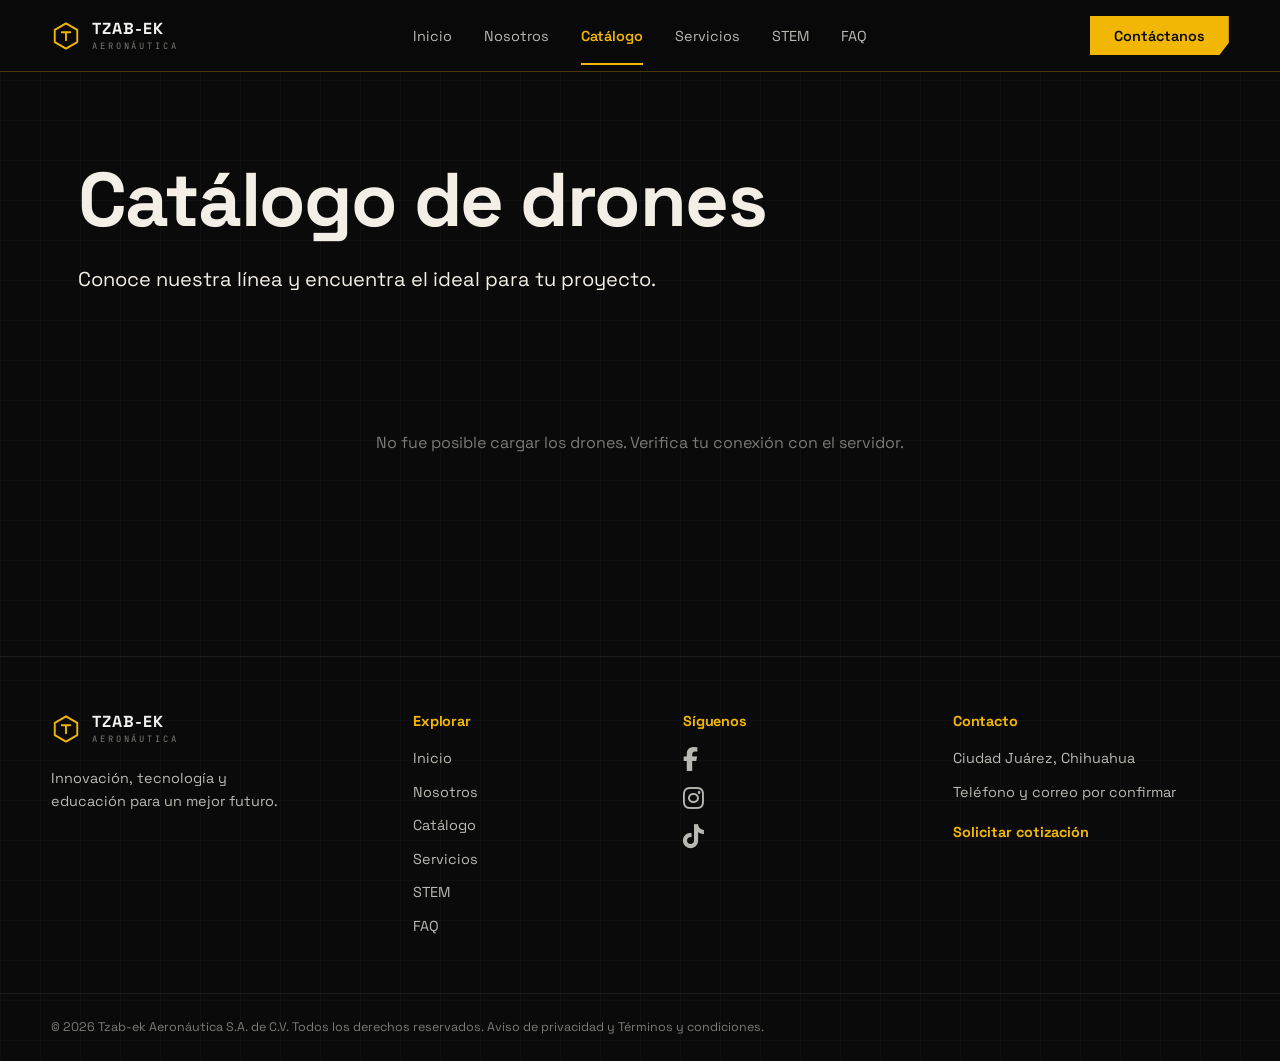
<file: Catálogo.html>
<!DOCTYPE html>
<html lang="es">
<head>
    <meta charset="UTF-8">
    <meta name="viewport" content="width=device-width, initial-scale=1.0">
     <!-- Estilos: Font Awesome (iconos), CSS propio de la página y CSS compartido (header y footer) -->
     <link rel="stylesheet" href="https://cdnjs.cloudflare.com/ajax/libs/font-awesome/6.7.2/css/all.min.css">
     <link rel="stylesheet" href="CSS/Catalogo.css?v=2">
     <link rel="stylesheet" href="CSS/Compartido.css?v=2">
     <!-- Scripts (defer: se ejecutan hasta que el HTML terminó de cargar) -->
     <script src="JS/Drone.js?v=2" defer></script>
     <script src="JS/Catalogo2.js?v=2" defer></script>
    <title>Catálogo de drones | Tzab-ek</title>

   
    <script src="JS/menu.js" defer></script>
</head>
<body>
     <!-- ENCABEZADO: logotipo, menú de navegación y botón de contacto (igual en todas las páginas) -->
     <header>
        <a class="marca" href="Index.html" aria-label="Tzab-ek Aeronáutica, inicio">
            <svg viewBox="0 0 32 32" aria-hidden="true">
                <path d="M16 2.5 28 9.5v13L16 29.5 4 22.5v-13z"/>
                <path d="M11.5 12h9M16 12v8.5"/>
            </svg>
            <span class="marca-texto">
                <strong>TZAB-EK</strong>
                <small>AERONÁUTICA</small>
            </span>
        </a>

        <!-- Menú principal: el enlace de la página actual lleva class="activo" y aria-current="page" -->
        <button type="button" class="menu-toggle" aria-label="Abrir menú" aria-expanded="false" aria-controls="menu-principal">
            <span></span><span></span><span></span>
        </button>

        <nav id="menu-principal" aria-label="Navegación principal">
            <a href="Index.html" >Inicio</a>
            <a href="Nosotros.html">Nosotros</a>
            <a href="Catálogo.html" class="activo" aria-current="page">Catálogo</a>
            <a href="Servicios.html">Servicios</a>
            <a href="STEM.html">STEM</a>
            <a href="FAQ.html">FAQ</a>
            <a class="btn btn-oro nav-contacto" href="Contáctanos.html">Contáctanos</a>
        </nav>

        <a class="btn btn-oro" href="Contáctanos.html">Contáctanos</a>
    </header>

    <!-- CONTENIDO PRINCIPAL: catálogo completo con filtro por categoría y paginación (lo arma Catalogo2.js) -->
    <main>
        <section>
            <!-- Título de la página -->
            <div class="seccion1">
                <h1>Catálogo de drones</h1>
                <p>Conoce nuestra línea y encuentra el ideal para tu proyecto.</p>
            </div>

            <div class="seccion2">
                <!-- Botones de filtro por categoría (los crea Catalogo2.js con las categorías de la base de datos) -->
                <div class="filtro" id="filtro-categoria" role="group" aria-label="Filtrar por categoría"></div>

                <!-- Mensaje de estado (sin resultados o error); aria-live lo anuncia a lectores de pantalla -->
                <p id="mensaje-catalogo" aria-live="polite">
                    
                </p>

                <!-- Cuadrícula de tarjetas de drones (se llena con Catalogo2.js) -->
                <div class="catalogo" id="catalogo-drones"></div>

                <!-- Paginación: botón anterior, números de página y botón siguiente -->
                <nav id="paginacion" aria-label="Páginas del catálogo">
                    <button type="button" id="pagina-anterior" disabled>
                        Anterior
                    </button>

                    <div id="numeros-pagina"></div>

                    <button type="button" id="pagina-siguiente" disabled>
                        Siguiente
                    </button>
                </nav>
            </div>
        </section>
    </main>

     <!-- PIE DE PÁGINA: se repite igual en todas las páginas -->
     <footer>
        <!-- Parte superior del footer: 4 columnas -->
        <section class="footer1">
            <!-- Columna 1: logotipo y lema -->
            <div class="uno">
                <a class="marca" href="Index.html" aria-label="Tzab-ek Aeronáutica, inicio">
                    <svg viewBox="0 0 32 32" aria-hidden="true">
                        <path d="M16 2.5 28 9.5v13L16 29.5 4 22.5v-13z"/>
                        <path d="M11.5 12h9M16 12v8.5"/>
                    </svg>
                    <span class="marca-texto">
                        <strong>TZAB-EK</strong>
                        <small>AERONÁUTICA</small>
                    </span>
                </a>
                <p>Innovación, tecnología y educación para un mejor futuro.</p>
            </div>

            <!-- Columna 2: enlaces de navegación -->
            <div class="dos">
                <h5>Explorar</h5>
                <a href="Index.html">Inicio</a>
                <a href="Nosotros.html">Nosotros</a>
                <a href="Catálogo.html">Catálogo</a>
                <a href="Servicios.html">Servicios</a>
                <a href="STEM.html">STEM</a>
                <a href="FAQ.html">FAQ</a>
            </div>

            <!-- Columna 3: redes sociales (iconos de Font Awesome) -->
            <div class="tres">
                <h5>Síguenos</h5>
                <a href="https://www.facebook.com/tzabekmx" target="_blank" rel="noopener noreferrer"
       aria-label="Facebook">
        <i class="fa-brands fa-facebook-f"></i> 
    </a>

    <a href="https://www.instagram.com/tzabekmx?fbclid=IwY2xjawVVu3NleHRuA2FlbQIxMABwZG9mBWJyaWQRMFQ3TzdUcVRtUU0yYnhxM1BzcnRjBmFwcF9pZBAyMjIwMzkxNzg4MjAwODkyAAEfPRKUxfyBUL_nZuo1kjRflzGdtaO56T4GEnpe8-bxUjZwJsQqFAkJqUYihjc_aem_WPB5nO8CkviuIYMt_YEHsw" target="_blank" rel="noopener noreferrer"
       aria-label="Instagram">
        <i class="fa-brands fa-instagram"></i> 
    </a>

    <a href="https://www.tiktok.com/@tzabekmx" target="_blank" rel="noopener noreferrer"
       aria-label="TikTok">
        <i class="fa-brands fa-tiktok"></i>
    </a>
            </div>

            <!-- Columna 4: datos de contacto y botón de cotización -->
            <div class="cuatro">
                <h5>Contacto</h5>
                <p>Ciudad Juárez, Chihuahua</p>
                <p>Teléfono y correo por confirmar</p>
                <a class="cta-footer" href="Contáctanos.html">Solicitar cotización</a>
            </div>
        </section>

        <!-- Barra inferior: derechos reservados -->
        <section class="fotter2">
            <p>© 2026 Tzab-ek Aeronáutica S.A. de C.V. Todos los derechos reservados. Aviso de privacidad y Términos y condiciones.</p>
        </section>
    </footer>
</body>
</html>
</file>
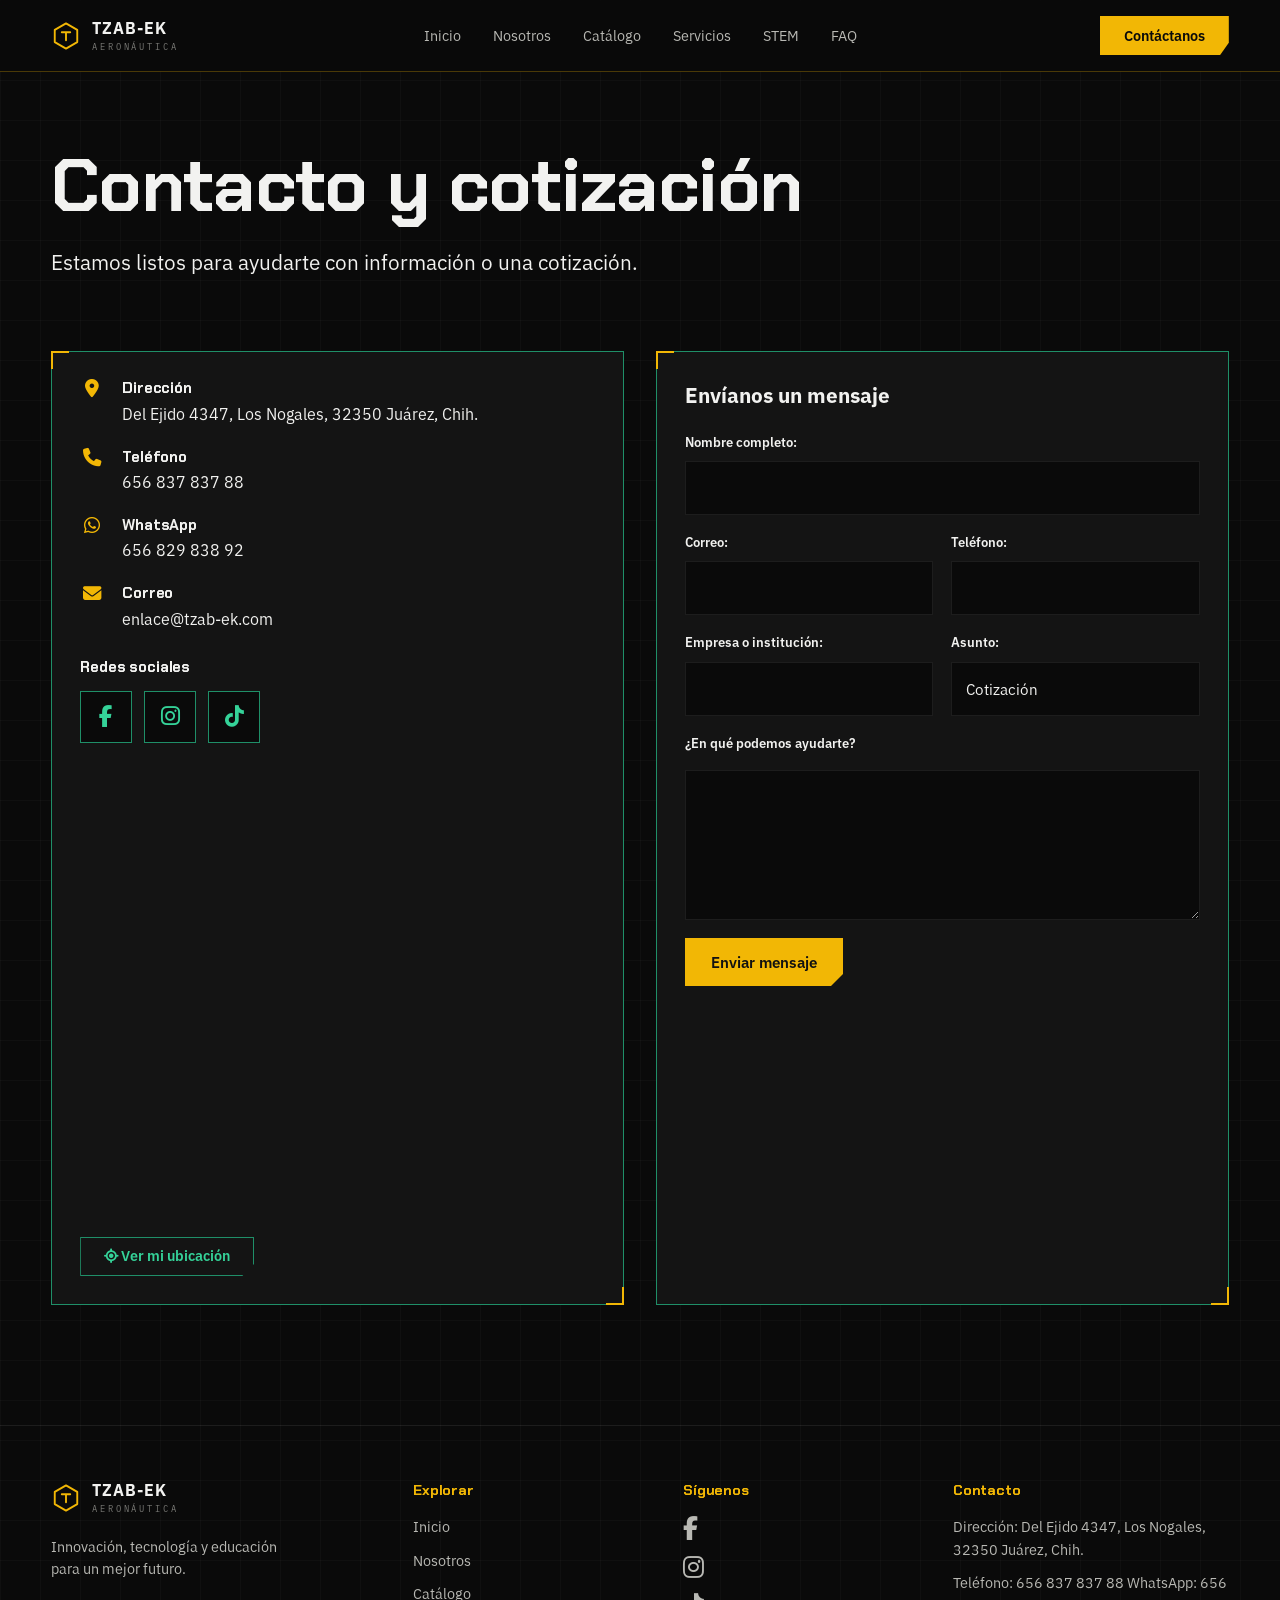
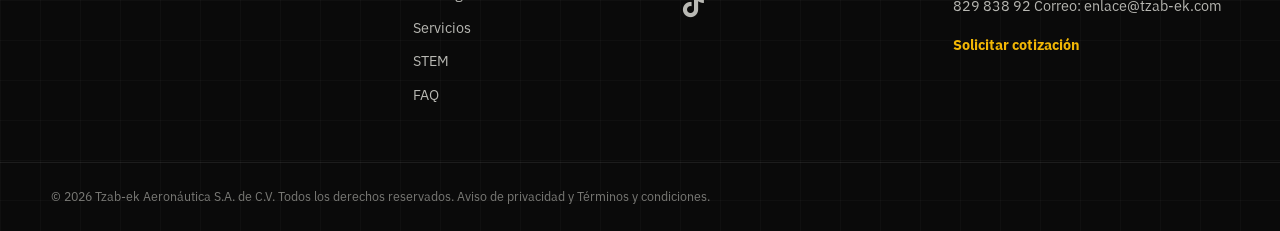
<file: contactanos.html>
<!DOCTYPE html>
<html lang="es">

<head>
    <!-- Google Analytics (GA4) -->
    <script async src="https://www.googletagmanager.com/gtag/js?id=G-MC8RCMNTDD"></script>
    <script>
        window.dataLayer = window.dataLayer || [];
        function gtag() {dataLayer.push(arguments);}
        gtag('js', new Date());
        gtag('config', 'G-MC8RCMNTDD');
    </script>
    <meta charset="UTF-8">
    <meta name="viewport" content="width=device-width, initial-scale=1.0">
    <!-- Estilos: Font Awesome (iconos), CSS propio de la página y CSS compartido (header y footer) -->
    <link rel="stylesheet" href="https://cdnjs.cloudflare.com/ajax/libs/font-awesome/6.7.2/css/all.min.css">
    <link rel="stylesheet" href="css/contacto.css">
    <link rel="stylesheet" href="css/compartido.css">

    <title>Tzab-ek Aeronáutica</title>
    <!-- Scripts (defer: se ejecutan hasta que el HTML terminó de cargar) -->
    <script src="js/contacto.js" defer></script>
    <script src="js/menu.js" defer></script>
</head>

<body>
    <!-- ENCABEZADO: logotipo, menú de navegación y botón de contacto (igual en todas las páginas) -->
    <header>
        <a class="marca" href="index.html" aria-label="Tzab-ek Aeronáutica, inicio">
            <svg viewBox="0 0 32 32" aria-hidden="true">
                <path d="M16 2.5 28 9.5v13L16 29.5 4 22.5v-13z" />
                <path d="M11.5 12h9M16 12v8.5" />
            </svg>
            <span class="marca-texto">
                <strong>TZAB-EK</strong>
                <small>AERONÁUTICA</small>
            </span>
        </a>

        <!-- Menú principal: el enlace de la página actual lleva class="activo" y aria-current="page" -->
        <button type="button" class="menu-toggle" aria-label="Abrir menú" aria-expanded="false"
            aria-controls="menu-principal">
            <span></span><span></span><span></span>
        </button>

        <nav id="menu-principal" aria-label="Navegación principal">
            <a href="index.html">Inicio</a>
            <a href="nosotros.html">Nosotros</a>
            <a href="catalogo.html">Catálogo</a>
            <a href="servicios.html">Servicios</a>
            <a href="stem.html">STEM</a>
            <a href="faq.html">FAQ</a>
            <a class="btn btn-oro nav-contacto" href="contactanos.html">Contáctanos</a>
        </nav>

        <a class="btn btn-oro" href="contactanos.html">Contáctanos</a>
    </header>

    <!-- CONTENIDO PRINCIPAL: datos de contacto, mapa y formulario de cotización -->
    <main>
        <section id="inicio">
            <div class="seccion1">
                <h1>Contacto y cotización</h1>
                <p>Estamos listos para ayudarte con información o una cotización.</p>
            </div>

            <div class="seccion2">
                <!-- Columna izquierda: datos de contacto, redes sociales y mapa -->
                <div class="datos">
                    <h2>Dirección</h2>
                    <p>Del Ejido 4347, Los Nogales, 32350 Juárez, Chih.</p>

                    <h2>Teléfono</h2>
                    <p>656 837 837 88</p>

                    <h2>WhatsApp</h2>
                    <p>656 829 838 92</p>

                    <h2>Correo</h2>
                    <p>enlace@tzab-ek.com</p>

                    <!-- Redes sociales -->
                    <div class="redes">
                        <h2>Redes sociales</h2>
                        <a href="https://www.facebook.com/tzabekmx" target="_blank" rel="noopener noreferrer"
                            aria-label="Facebook">
                            <i class="fa-brands fa-facebook-f"></i>
                        </a>

                        <a href="https://www.instagram.com/tzabekmx?fbclid=IwY2xjawVVu3NleHRuA2FlbQIxMABwZG9mBWJyaWQRMFQ3TzdUcVRtUU0yYnhxM1BzcnRjBmFwcF9pZBAyMjIwMzkxNzg4MjAwODkyAAEfPRKUxfyBUL_nZuo1kjRflzGdtaO56T4GEnpe8-bxUjZwJsQqFAkJqUYihjc_aem_WPB5nO8CkviuIYMt_YEHsw"
                            target="_blank" rel="noopener noreferrer" aria-label="Instagram">
                            <i class="fa-brands fa-instagram"></i>
                        </a>

                        <a href="https://www.tiktok.com/@tzabekmx" target="_blank" rel="noopener noreferrer"
                            aria-label="TikTok">
                            <i class="fa-brands fa-tiktok"></i>
                        </a>
                    </div>

                    <!-- Mapa de Google Maps incrustado (iframe) -->
                    <div class="ubicacion">
                        <h2>Ubicación</h2>
                        <iframe
                            src="https://www.google.com/maps/embed?pb=!1m18!1m12!1m3!1d212.10118171233057!2d-106.44779936716822!3d31.726303579036138!2m3!1f0!2f0!3f0!3m2!1i1024!2i768!4f13.1!3m3!1m2!1s0x86e75eac959faa6f%3A0xe668bda73b98d2ac!2sDel%20Ejido%204347%2C%20Los%20Nogales%2C%2032350%20Ju%C3%A1rez%2C%20Chih.!5e0!3m2!1ses-419!2smx!4v1793723452304!5m2!1ses-419!2smx"
                            width="600" height="450" style="border:0;" allowfullscreen="" loading="lazy"
                            referrerpolicy="strict-origin-when-cross-origin"></iframe>
                        <p style="margin-top:16px;">
                            <a class="btn btn-borde" href="geolocalizacion.html">
                                <i class="fa-solid fa-location-crosshairs"></i> Ver mi ubicación
                            </a>
                        </p>
                    </div>
                </div>

                <!-- Columna derecha: formulario de cotización. contacto.js lo valida y lo envía a php/guardar_cotizacion.php -->
                <div class="formulario">
                    <form id="formulario-contacto">
                        <fieldset>
                            <legend>Envíanos un mensaje</legend>

                            <!-- Campo oculto: guarda el ID del dron cuando el usuario llega desde la ficha de un dron -->
                            <input type="hidden" id="id-dron" name="IDDron">

                            <p>
                                <label for="nombre-contacto">
                                    Nombre completo:
                                </label>
                                <input type="text" id="nombre-contacto" name="Nombre" maxlength="150"
                                    autocomplete="name" required>
                            </p>

                            <p>
                                <label for="correo-contacto">Correo:</label>
                                <input type="email" id="correo-contacto" name="Correo" maxlength="150"
                                    autocomplete="email" required>
                            </p>

                            <p>
                                <label for="telefono-contacto">Teléfono:</label>
                                <input type="tel" id="telefono-contacto" name="Telefono" maxlength="25"
                                    autocomplete="tel" required>
                            </p>

                            <p>
                                <label for="empresa-contacto">
                                    Empresa o institución:
                                </label>
                                <input type="text" id="empresa-contacto" name="Empresa" maxlength="150"
                                    autocomplete="organization" required>
                            </p>

                            <p>
                                <label for="asunto-contacto">Asunto:</label>
                                <input type="text" id="asunto-contacto" name="Asunto" maxlength="150" required>
                            </p>

                            <p>
                                <label for="mensaje-contacto">
                                    ¿En qué podemos ayudarte?
                                </label>
                            </p>

                            <textarea id="mensaje-contacto" name="Ayuda" minlength="10" maxlength="300" rows="5"
                                required></textarea>

                            <p>
                                <button type="submit" id="boton-enviar">
                                    Enviar mensaje
                                </button>
                            </p>

                            <!-- Mensaje de éxito o error del envío -->
                            <p id="mensaje-formulario" role="alert" aria-live="polite"></p>
                        </fieldset>
                    </form>
                </div>
            </div>
        </section>
    </main>

    <!-- PIE DE PÁGINA: se repite igual en todas las páginas -->
    <footer>
        <!-- Parte superior del footer: 4 columnas -->
        <section class="footer1">
            <!-- Columna 1: logotipo y lema -->
            <div class="uno">
                <a class="marca" href="index.html" aria-label="Tzab-ek Aeronáutica, inicio">
                    <svg viewBox="0 0 32 32" aria-hidden="true">
                        <path d="M16 2.5 28 9.5v13L16 29.5 4 22.5v-13z" />
                        <path d="M11.5 12h9M16 12v8.5" />
                    </svg>
                    <span class="marca-texto">
                        <strong>TZAB-EK</strong>
                        <small>AERONÁUTICA</small>
                    </span>
                </a>
                <p>Innovación, tecnología y educación para un mejor futuro.</p>
            </div>

            <!-- Columna 2: enlaces de navegación -->
            <div class="dos">
                <h5>Explorar</h5>
                <a href="index.html">Inicio</a>
                <a href="nosotros.html">Nosotros</a>
                <a href="catalogo.html">Catálogo</a>
                <a href="servicios.html">Servicios</a>
                <a href="stem.html">STEM</a>
                <a href="faq.html">FAQ</a>
            </div>

            <!-- Columna 3: redes sociales (iconos de Font Awesome) -->
            <div class="tres">
                <h5>Síguenos</h5>
                <a href="https://www.facebook.com/tzabekmx" target="_blank" rel="noopener noreferrer"
                    aria-label="Facebook">
                    <i class="fa-brands fa-facebook-f"></i>
                </a>

                <a href="https://www.instagram.com/tzabekmx?fbclid=IwY2xjawVVu3NleHRuA2FlbQIxMABwZG9mBWJyaWQRMFQ3TzdUcVRtUU0yYnhxM1BzcnRjBmFwcF9pZBAyMjIwMzkxNzg4MjAwODkyAAEfPRKUxfyBUL_nZuo1kjRflzGdtaO56T4GEnpe8-bxUjZwJsQqFAkJqUYihjc_aem_WPB5nO8CkviuIYMt_YEHsw"
                    target="_blank" rel="noopener noreferrer" aria-label="Instagram">
                    <i class="fa-brands fa-instagram"></i>
                </a>

                <a href="https://www.tiktok.com/@tzabekmx" target="_blank" rel="noopener noreferrer"
                    aria-label="TikTok">
                    <i class="fa-brands fa-tiktok"></i>
                </a>
            </div>

            <!-- Columna 4: datos de contacto y botón de cotización -->
            <div class="cuatro">
                <h5>Contacto</h5>
                <p>Dirección:
                    Del Ejido 4347, Los Nogales, 32350 Juárez, Chih.</p>
                <p>Teléfono: 656 837 837 88
                    WhatsApp: 656 829 838 92
                    Correo: enlace@tzab-ek.com</p>
                <a class="cta-footer" href="contactanos.html">Solicitar cotización</a>
            </div>
        </section>

        <!-- Barra inferior: derechos reservados -->
        <section class="fotter2">
            <p>© 2026 Tzab-ek Aeronáutica S.A. de C.V. Todos los derechos reservados. Aviso de privacidad y Términos y
                condiciones.</p>
        </section>
    </footer>
</body>

</html>
</file>
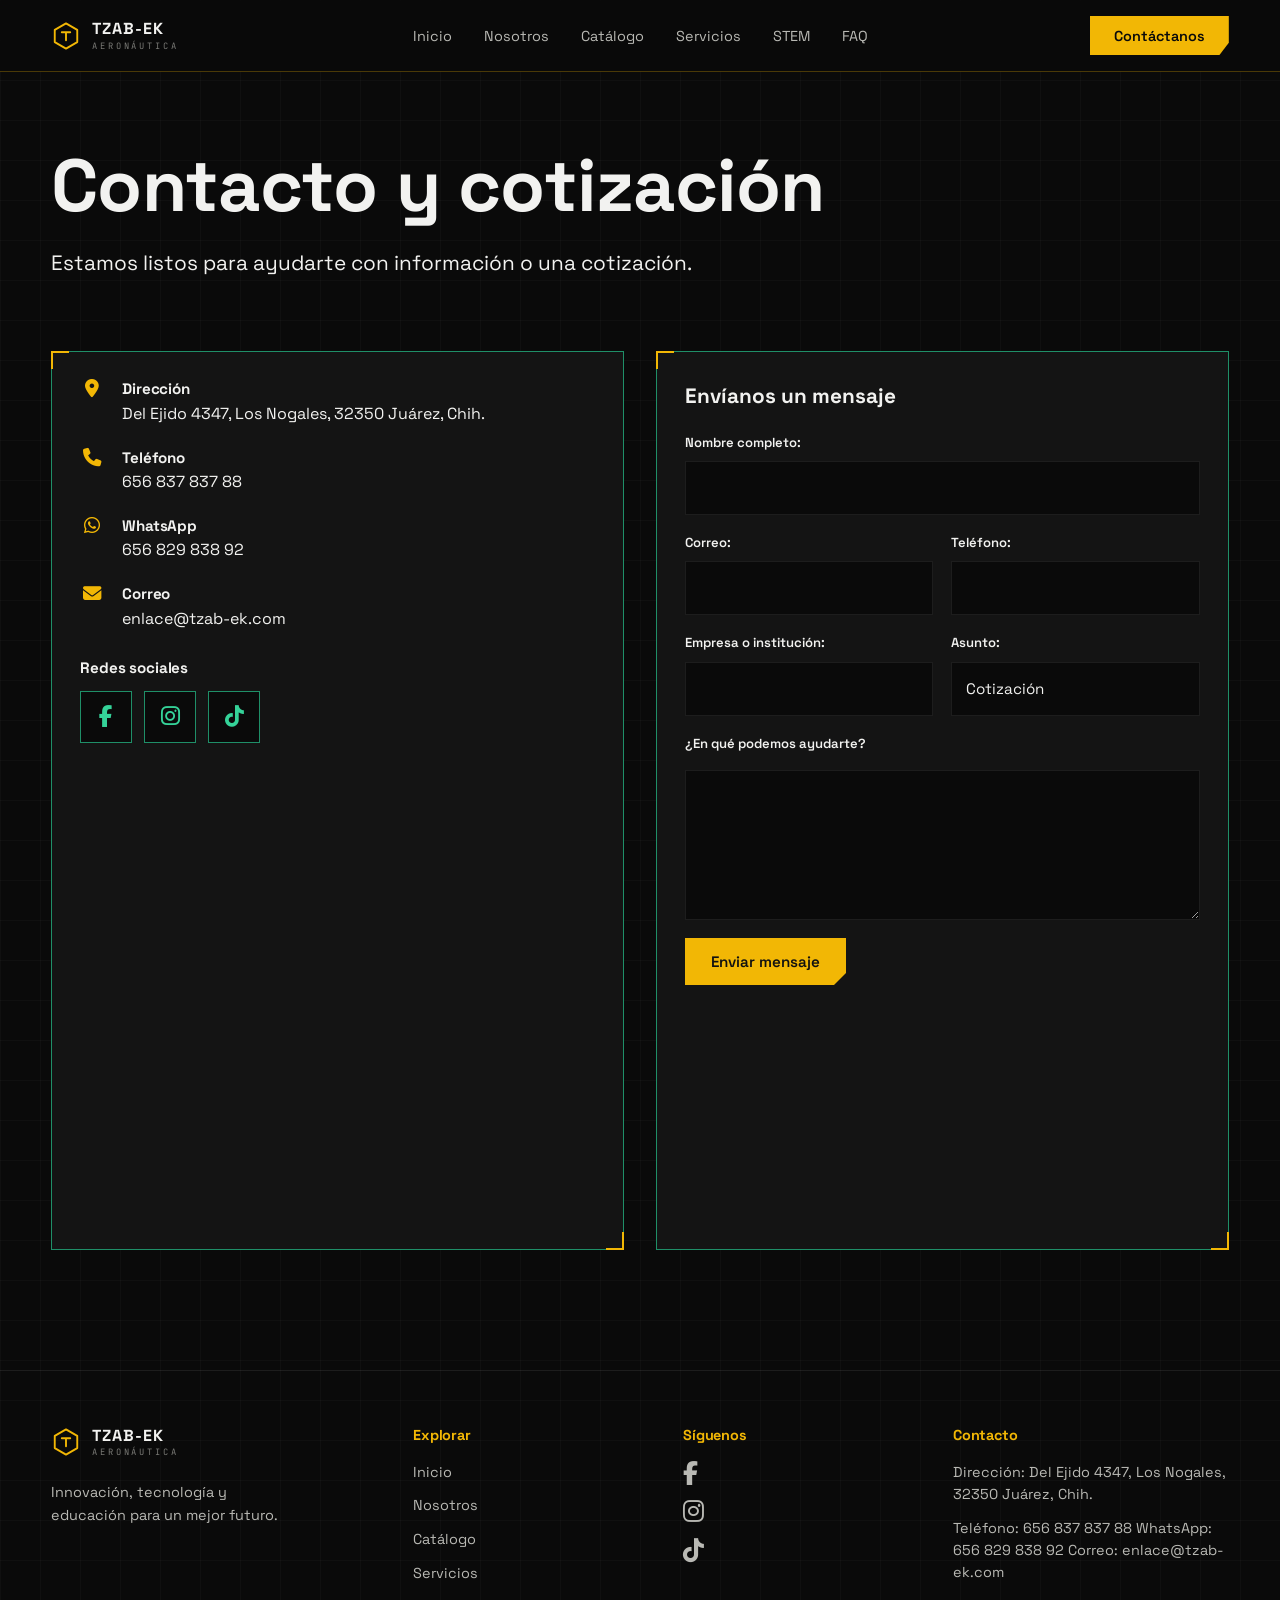
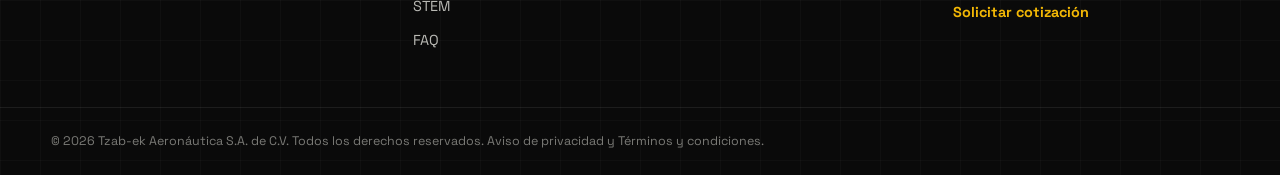
<file: Contáctanos.html>
<!DOCTYPE html>
<html lang="es">
<head>
    <meta charset="UTF-8">
    <meta name="viewport" content="width=device-width, initial-scale=1.0">
    <!-- Estilos: Font Awesome (iconos), CSS propio de la página y CSS compartido (header y footer) -->
    <link rel="stylesheet" href="https://cdnjs.cloudflare.com/ajax/libs/font-awesome/6.7.2/css/all.min.css">
    <link rel="stylesheet" href="CSS/Contacto.css">
    <link rel="stylesheet" href="CSS/Compartido.css"> 

    <title>Tzab-ek Aeronáutica</title>
    <!-- Scripts (defer: se ejecutan hasta que el HTML terminó de cargar) -->
    <script src="JS/contacto.js" defer></script>
    <script src="JS/menu.js" defer></script>
</head>
<body>
    <!-- ENCABEZADO: logotipo, menú de navegación y botón de contacto (igual en todas las páginas) -->
    <header>
        <a class="marca" href="Index.html" aria-label="Tzab-ek Aeronáutica, inicio">
            <svg viewBox="0 0 32 32" aria-hidden="true">
                <path d="M16 2.5 28 9.5v13L16 29.5 4 22.5v-13z"/>
                <path d="M11.5 12h9M16 12v8.5"/>
            </svg>
            <span class="marca-texto">
                <strong>TZAB-EK</strong>
                <small>AERONÁUTICA</small>
            </span>
        </a>

        <!-- Menú principal: el enlace de la página actual lleva class="activo" y aria-current="page" -->
        <button type="button" class="menu-toggle" aria-label="Abrir menú" aria-expanded="false" aria-controls="menu-principal">
            <span></span><span></span><span></span>
        </button>

        <nav id="menu-principal" aria-label="Navegación principal">
            <a href="Index.html">Inicio</a>
            <a href="Nosotros.html">Nosotros</a>
            <a href="Catálogo.html">Catálogo</a>
            <a href="Servicios.html">Servicios</a>
            <a href="STEM.html">STEM</a>
            <a href="FAQ.html">FAQ</a>
            <a class="btn btn-oro nav-contacto" href="Contáctanos.html">Contáctanos</a>
        </nav>

        <a class="btn btn-oro" href="Contáctanos.html">Contáctanos</a>
    </header>

    <!-- CONTENIDO PRINCIPAL: datos de contacto, mapa y formulario de cotización -->
    <main>
        <section id="inicio">
            <div class="seccion1">
                <h1>Contacto y cotización</h1>
                <p>Estamos listos para ayudarte con información o una cotización.</p>
            </div>

            <div class="seccion2">
                <!-- Columna izquierda: datos de contacto, redes sociales y mapa -->
                <div class="datos">
                    <h2>Dirección</h2>
                    <p>Del Ejido 4347, Los Nogales, 32350 Juárez, Chih.</p>

                    <h2>Teléfono</h2>
                    <p>656 837 837 88</p>

                    <h2>WhatsApp</h2>
                    <p>656 829 838 92</p>

                    <h2>Correo</h2>
                    <p>enlace@tzab-ek.com</p>

                    <!-- Redes sociales -->
                    <div class="redes">
                        <h2>Redes sociales</h2>
                        <a href="https://www.facebook.com/tzabekmx" target="_blank" rel="noopener noreferrer"
       aria-label="Facebook">
        <i class="fa-brands fa-facebook-f"></i> 
    </a>

    <a href="https://www.instagram.com/tzabekmx?fbclid=IwY2xjawVVu3NleHRuA2FlbQIxMABwZG9mBWJyaWQRMFQ3TzdUcVRtUU0yYnhxM1BzcnRjBmFwcF9pZBAyMjIwMzkxNzg4MjAwODkyAAEfPRKUxfyBUL_nZuo1kjRflzGdtaO56T4GEnpe8-bxUjZwJsQqFAkJqUYihjc_aem_WPB5nO8CkviuIYMt_YEHsw" target="_blank" rel="noopener noreferrer"
       aria-label="Instagram">
        <i class="fa-brands fa-instagram"></i> 
    </a>

    <a href="https://www.tiktok.com/@tzabekmx" target="_blank" rel="noopener noreferrer"
       aria-label="TikTok">
        <i class="fa-brands fa-tiktok"></i>
    </a>
                    </div>

                    <!-- Mapa de Google Maps incrustado (iframe) -->
                    <div class="ubicacion">
                        <h2>Ubicación</h2>
                      <iframe src="https://www.google.com/maps/embed?pb=!1m18!1m12!1m3!1d212.10118171233057!2d-106.44779936716822!3d31.726303579036138!2m3!1f0!2f0!3f0!3m2!1i1024!2i768!4f13.1!3m3!1m2!1s0x86e75eac959faa6f%3A0xe668bda73b98d2ac!2sDel%20Ejido%204347%2C%20Los%20Nogales%2C%2032350%20Ju%C3%A1rez%2C%20Chih.!5e0!3m2!1ses-419!2smx!4v1793723452304!5m2!1ses-419!2smx" width="600" height="450" style="border:0;" allowfullscreen="" loading="lazy" referrerpolicy="strict-origin-when-cross-origin"></iframe>
                    </div>
                </div>

                <!-- Columna derecha: formulario de cotización. contacto.js lo valida y lo envía a PHP/guardar_cotizacion.php -->
                <div class="formulario">
                    <form id="formulario-contacto">
                        <fieldset>
                            <legend>Envíanos un mensaje</legend>

                            <!-- Campo oculto: guarda el ID del dron cuando el usuario llega desde la ficha de un dron -->
                            <input
                                type="hidden"
                                id="id-dron"
                                name="IDDron"
                            >

                            <p>
                                <label for="nombre-contacto">
                                    Nombre completo:
                                </label>
                                <input
                                    type="text"
                                    id="nombre-contacto"
                                    name="Nombre"
                                    maxlength="150"
                                    autocomplete="name"
                                    required
                                >
                            </p>

                            <p>
                                <label for="correo-contacto">Correo:</label>
                                <input
                                    type="email"
                                    id="correo-contacto"
                                    name="Correo"
                                    maxlength="150"
                                    autocomplete="email"
                                    required
                                >
                            </p>

                            <p>
                                <label for="telefono-contacto">Teléfono:</label>
                                <input
                                    type="tel"
                                    id="telefono-contacto"
                                    name="Telefono"
                                    maxlength="25"
                                    autocomplete="tel"
                                    required
                                >
                            </p>

                            <p>
                                <label for="empresa-contacto">
                                    Empresa o institución:
                                </label>
                                <input
                                    type="text"
                                    id="empresa-contacto"
                                    name="Empresa"
                                    maxlength="150"
                                    autocomplete="organization"
                                    required
                                >
                            </p>

                            <p>
                                <label for="asunto-contacto">Asunto:</label>
                                <input
                                    type="text"
                                    id="asunto-contacto"
                                    name="Asunto"
                                    maxlength="150"
                                    required
                                >
                            </p>

                            <p>
                                <label for="mensaje-contacto">
                                    ¿En qué podemos ayudarte?
                                </label>
                            </p>

                            <textarea
                                id="mensaje-contacto"
                                name="Ayuda"
                                minlength="10"
                                maxlength="300"
                                rows="5"
                                required
                            ></textarea>

                            <p>
                                <button type="submit" id="boton-enviar">
                                    Enviar mensaje
                                </button>
                            </p>

                            <!-- Mensaje de éxito o error del envío -->
                            <p id="mensaje-formulario" role="alert" aria-live="polite"></p>
                        </fieldset>
                    </form>
                </div>
            </div>
        </section>
    </main>

    <!-- PIE DE PÁGINA: se repite igual en todas las páginas -->
    <footer>
        <!-- Parte superior del footer: 4 columnas -->
        <section class="footer1">
            <!-- Columna 1: logotipo y lema -->
            <div class="uno">
                <a class="marca" href="Index.html" aria-label="Tzab-ek Aeronáutica, inicio">
                    <svg viewBox="0 0 32 32" aria-hidden="true">
                        <path d="M16 2.5 28 9.5v13L16 29.5 4 22.5v-13z"/>
                        <path d="M11.5 12h9M16 12v8.5"/>
                    </svg>
                    <span class="marca-texto">
                        <strong>TZAB-EK</strong>
                        <small>AERONÁUTICA</small>
                    </span>
                </a>
                <p>Innovación, tecnología y educación para un mejor futuro.</p>
            </div>

            <!-- Columna 2: enlaces de navegación -->
            <div class="dos">
                <h5>Explorar</h5>
                <a href="Index.html">Inicio</a>
                <a href="Nosotros.html">Nosotros</a>
                <a href="Catálogo.html">Catálogo</a>
                <a href="Servicios.html">Servicios</a>
                <a href="STEM.html">STEM</a>
                <a href="FAQ.html">FAQ</a>
            </div>

            <!-- Columna 3: redes sociales (iconos de Font Awesome) -->
            <div class="tres">
                <h5>Síguenos</h5>
                <a href="https://www.facebook.com/tzabekmx" target="_blank" rel="noopener noreferrer"
       aria-label="Facebook">
        <i class="fa-brands fa-facebook-f"></i> 
    </a>

    <a href="https://www.instagram.com/tzabekmx?fbclid=IwY2xjawVVu3NleHRuA2FlbQIxMABwZG9mBWJyaWQRMFQ3TzdUcVRtUU0yYnhxM1BzcnRjBmFwcF9pZBAyMjIwMzkxNzg4MjAwODkyAAEfPRKUxfyBUL_nZuo1kjRflzGdtaO56T4GEnpe8-bxUjZwJsQqFAkJqUYihjc_aem_WPB5nO8CkviuIYMt_YEHsw" target="_blank" rel="noopener noreferrer"
       aria-label="Instagram">
        <i class="fa-brands fa-instagram"></i> 
    </a>

    <a href="https://www.tiktok.com/@tzabekmx" target="_blank" rel="noopener noreferrer"
       aria-label="TikTok">
        <i class="fa-brands fa-tiktok"></i>
    </a>
            </div>

            <!-- Columna 4: datos de contacto y botón de cotización -->
            <div class="cuatro">
                <h5>Contacto</h5>
                <p>Dirección:
                    Del Ejido 4347, Los Nogales, 32350 Juárez, Chih.</p>
                <p>Teléfono: 656 837 837 88
                    WhatsApp: 656 829 838 92
                    Correo: enlace@tzab-ek.com</p>
                <a class="cta-footer" href="Contáctanos.html">Solicitar cotización</a>
            </div>
        </section>

        <!-- Barra inferior: derechos reservados -->
        <section class="fotter2">
            <p>© 2026 Tzab-ek Aeronáutica S.A. de C.V. Todos los derechos reservados. Aviso de privacidad y Términos y condiciones.</p>
        </section>
    </footer>
</body>
</html>
</file>
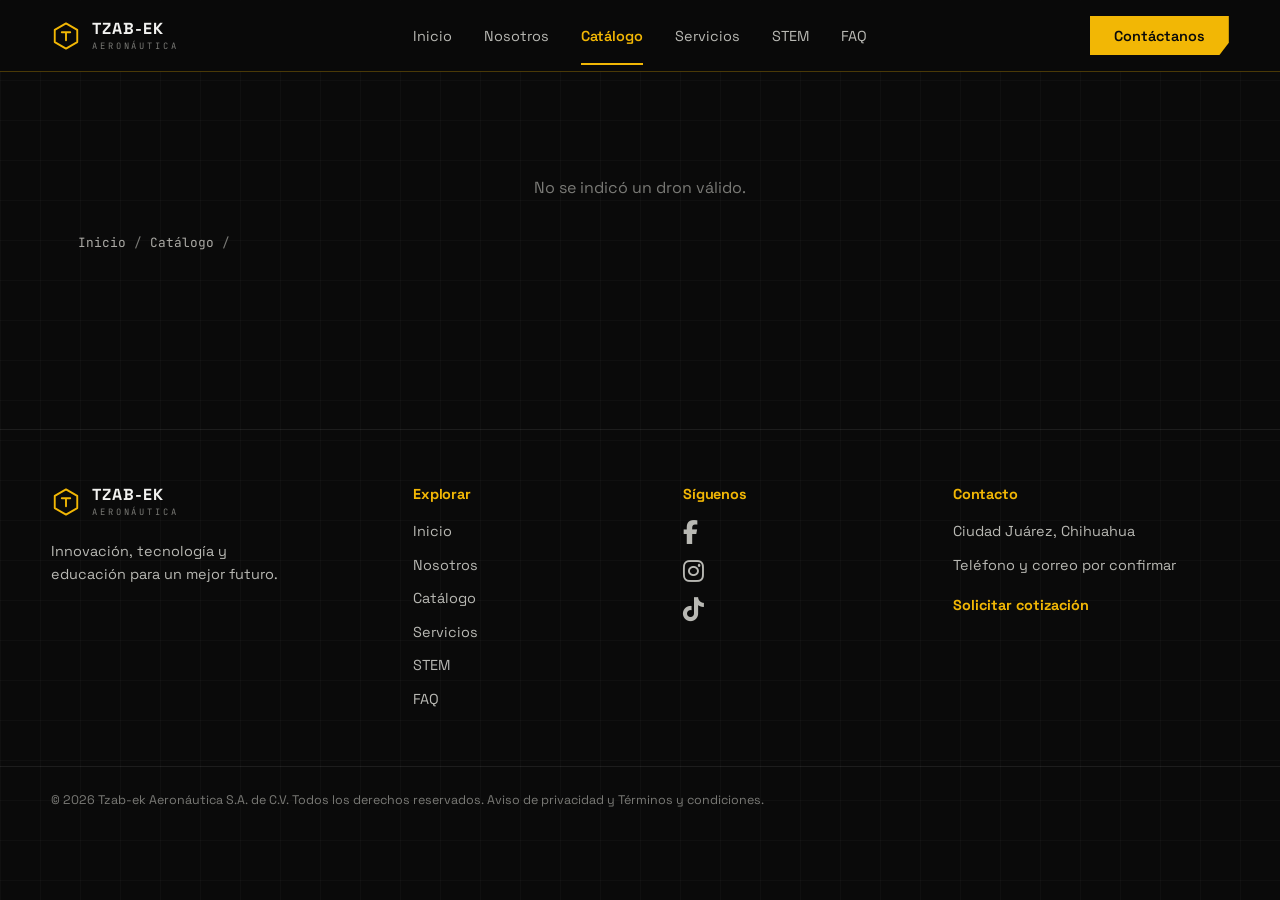
<file: Dron.html>
<!DOCTYPE html>
<html lang="es">

<head>
    <meta charset="UTF-8">
    <meta name="viewport" content="width=device-width, initial-scale=1.0">
    <!-- Estilos: Font Awesome (iconos), CSS propio de la página y CSS compartido (header y footer) -->
    <link rel="stylesheet" href="https://cdnjs.cloudflare.com/ajax/libs/font-awesome/6.5.2/css/all.min.css">
    <link rel="stylesheet" href="CSS/Detalles.css">
    <link rel="stylesheet" href="CSS/Compartido.css">

    <title>Detalles del dron | Tzab-ek</title>
    <!-- Scripts (defer: se ejecutan hasta que el HTML terminó de cargar) -->
    <script src="JS/detalles-dron.js" defer></script>
    <script src="JS/menu.js" defer></script>
</head>

<body>
    <!-- ENCABEZADO: logotipo, menú de navegación y botón de contacto (igual en todas las páginas) -->
    <header>
        <a class="marca" href="index.html" aria-label="Tzab-ek Aeronáutica, inicio">
            <svg viewBox="0 0 32 32" aria-hidden="true">
                <path d="M16 2.5 28 9.5v13L16 29.5 4 22.5v-13z" />
                <path d="M11.5 12h9M16 12v8.5" />
            </svg>
            <span class="marca-texto">
                <strong>TZAB-EK</strong>
                <small>AERONÁUTICA</small>
            </span>
        </a>

        <!-- Menú principal: el enlace de la página actual lleva class="activo" y aria-current="page" -->
        <button type="button" class="menu-toggle" aria-label="Abrir menú" aria-expanded="false"
            aria-controls="menu-principal">
            <span></span><span></span><span></span>
        </button>

        <nav id="menu-principal" aria-label="Navegación principal">
            <a href="index.html">Inicio</a>
            <a href="Nosotros.html">Nosotros</a>
            <a href="catalogo.html" class="activo" aria-current="page">Catálogo</a>
            <a href="Servicios.html">Servicios</a>
            <a href="STEM.html">STEM</a>
            <a href="FAQ.html">FAQ</a>
            <a class="btn btn-oro nav-contacto" href="contactanos.html">Contáctanos</a>
        </nav>

        <a class="btn btn-oro" href="contactanos.html">Contáctanos</a>
    </header>

    <!-- CONTENIDO PRINCIPAL: ficha de un dron (detalles-dron.js la llena según el ?id= de la URL) -->
    <main>
        <!-- Mensaje de carga o error mientras detalles-dron.js consulta la base de datos -->
        <p id="mensaje-dron" aria-live="polite">Cargando información del dron...</p>
        <!-- Ruta de navegación (migas de pan): Inicio / Catálogo / nombre del dron -->
        <div class="migas" role="navigation" aria-label="Ruta de navegación">
            <a href="index.html">Inicio</a>
            <a href="catalogo.html">Catálogo</a>
            <span id="nombre-miga" aria-current="page"></span>
        </div>

        <!-- Detalles del dron: permanece oculta (hidden) hasta que llegan los datos del servidor -->
        <section id="detalles-dron" hidden>
            <div class="seccion1">
                <!-- Galería: imagen principal y miniaturas -->
                <div class="imagenes">
                    <div id="imagen-principal"></div>
                    <div class="imgsecundarias" id="imagenes-secundarias"></div>
                </div>

                <!-- Información general del dron y botón de cotización -->
                <div class="info">
                    <p id="categoria-dron"></p>
                    <h1 id="nombre-dron"></h1>
                    <p id="descripcion-dron"></p>

                    <h3>Propósito</h3>
                    <p id="proposito-dron"></p>

                    <a id="enlace-cotizacion" href="contactanos.html">
                        <button type="button">Solicitar información o cotización</button>
                    </a>

                    <h2>Características técnicas</h2>

                    <!-- Tabla de características técnicas -->
                    <table>
                        <tbody>
                            <tr>
                                <td>Autonomía de vuelo</td>
                                <td id="autonomia-dron"></td>
                            </tr>
                            <tr>
                                <td>Alcance</td>
                                <td id="alcance-dron"></td>
                            </tr>
                            <tr>
                                <td>Peso</td>
                                <td id="peso-dron"></td>
                            </tr>
                            <tr>
                                <td>Cámara y sensores</td>
                                <td id="camara-dron"></td>
                            </tr>
                            <tr>
                                <td>Velocidad máxima</td>
                                <td id="velocidad-dron"></td>
                            </tr>
                        </tbody>
                    </table>
                </div>
            </div>

            <!-- Tarjetas: aplicaciones, público objetivo e historia del modelo -->
            <div class="seccion2">
                <div class="uno">
                    <h2>Aplicaciones</h2>
                    <p id="aplicaciones-dron"></p>
                </div>

                <div class="uno">
                    <h2>Público objetivo</h2>
                    <p id="publico-dron"></p>
                </div>

                <div class="uno">
                    <h2>Historia del modelo</h2>
                    <p id="historia-dron"></p>
                </div>
            </div>


        </section>
    </main>

    <!-- PIE DE PÁGINA: se repite igual en todas las páginas -->
    <footer>
        <!-- Parte superior del footer: 4 columnas -->
        <section class="footer1">
            <!-- Columna 1: logotipo y lema -->
            <div class="uno">
                <a class="marca" href="index.html" aria-label="Tzab-ek Aeronáutica, inicio">
                    <svg viewBox="0 0 32 32" aria-hidden="true">
                        <path d="M16 2.5 28 9.5v13L16 29.5 4 22.5v-13z" />
                        <path d="M11.5 12h9M16 12v8.5" />
                    </svg>
                    <span class="marca-texto">
                        <strong>TZAB-EK</strong>
                        <small>AERONÁUTICA</small>
                    </span>
                </a>
                <p>Innovación, tecnología y educación para un mejor futuro.</p>
            </div>

            <!-- Columna 2: enlaces de navegación -->
            <div class="dos">
                <h5>Explorar</h5>
                <a href="index.html">Inicio</a>
                <a href="Nosotros.html">Nosotros</a>
                <a href="catalogo.html">Catálogo</a>
                <a href="Servicios.html">Servicios</a>
                <a href="STEM.html">STEM</a>
                <a href="FAQ.html">FAQ</a>
            </div>

            <!-- Columna 3: redes sociales (iconos de Font Awesome) -->
            <div class="tres">
                <h5>Síguenos</h5>
                <a href="https://www.facebook.com/tzabekmx" target="_blank" rel="noopener noreferrer"
                    aria-label="Facebook">
                    <i class="fa-brands fa-facebook-f"></i>
                </a>

                <a href="https://www.instagram.com/tzabekmx?fbclid=IwY2xjawVVu3NleHRuA2FlbQIxMABwZG9mBWJyaWQRMFQ3TzdUcVRtUU0yYnhxM1BzcnRjBmFwcF9pZBAyMjIwMzkxNzg4MjAwODkyAAEfPRKUxfyBUL_nZuo1kjRflzGdtaO56T4GEnpe8-bxUjZwJsQqFAkJqUYihjc_aem_WPB5nO8CkviuIYMt_YEHsw"
                    target="_blank" rel="noopener noreferrer" aria-label="Instagram">
                    <i class="fa-brands fa-instagram"></i>
                </a>

                <a href="https://www.tiktok.com/@tzabekmx" target="_blank" rel="noopener noreferrer"
                    aria-label="TikTok">
                    <i class="fa-brands fa-tiktok"></i>
                </a>
            </div>

            <!-- Columna 4: datos de contacto y botón de cotización -->
            <div class="cuatro">
                <h5>Contacto</h5>
                <p>Ciudad Juárez, Chihuahua</p>
                <p>Teléfono y correo por confirmar</p>
                <a class="cta-footer" href="contactanos.html">Solicitar cotización</a>
            </div>
        </section>

        <!-- Barra inferior: derechos reservados -->
        <section class="fotter2">
            <p>© 2026 Tzab-ek Aeronáutica S.A. de C.V. Todos los derechos reservados. Aviso de privacidad y Términos y
                condiciones.</p>
        </section>
    </footer>
</body>

</html>
</file>
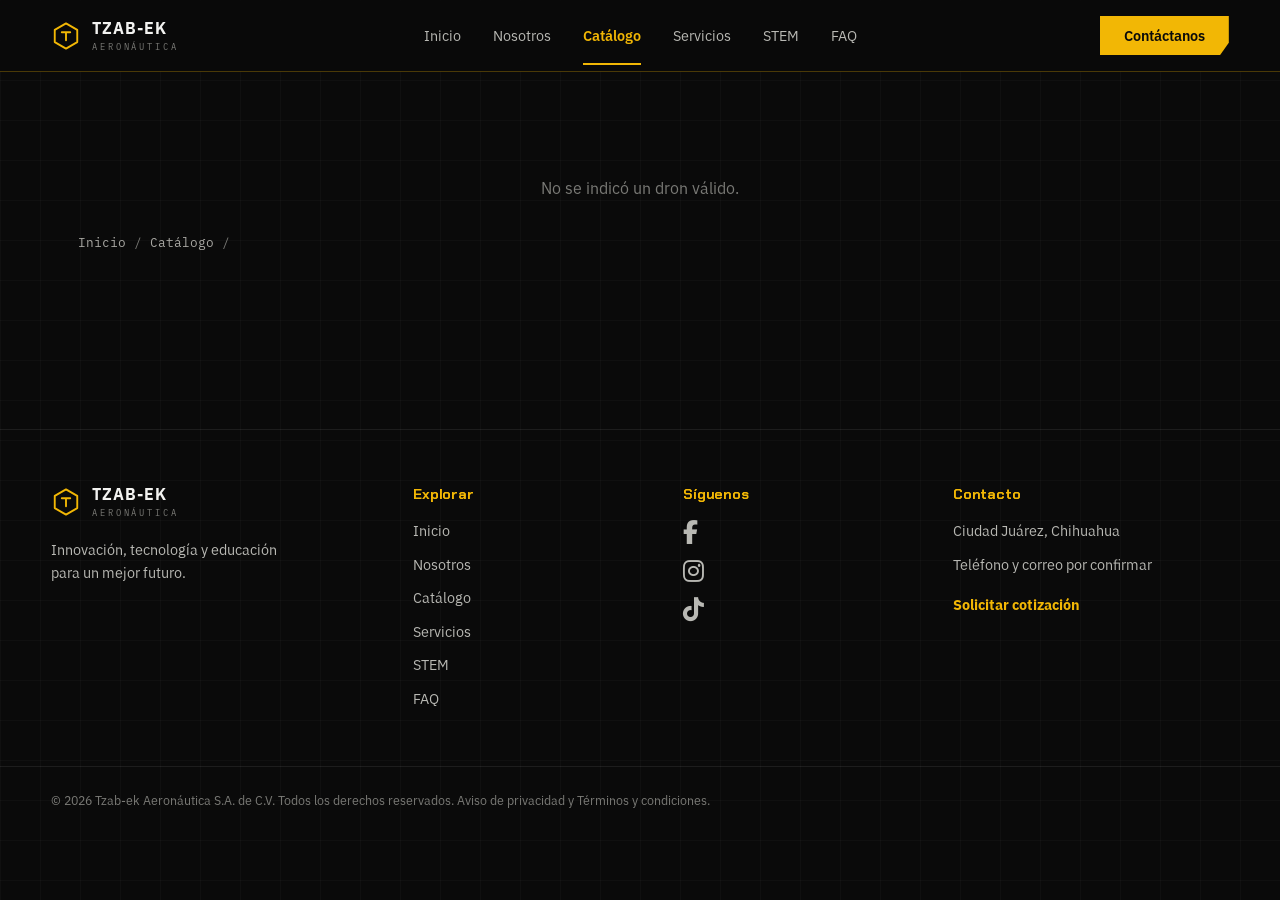
<file: dron.html>
<!DOCTYPE html>
<html lang="es">

<head>
    <!-- Google Analytics (GA4) -->
    <script async src="https://www.googletagmanager.com/gtag/js?id=G-MC8RCMNTDD"></script>
    <script>
        window.dataLayer = window.dataLayer || [];
        function gtag() {dataLayer.push(arguments);}
        gtag('js', new Date());
        gtag('config', 'G-MC8RCMNTDD');
    </script>
    <meta charset="UTF-8">
    <meta name="viewport" content="width=device-width, initial-scale=1.0">
    <!-- Estilos: Font Awesome (iconos), CSS propio de la página y CSS compartido (header y footer) -->
    <link rel="stylesheet" href="https://cdnjs.cloudflare.com/ajax/libs/font-awesome/6.5.2/css/all.min.css">
    <link rel="stylesheet" href="css/detalles.css">
    <link rel="stylesheet" href="css/compartido.css">

    <title>Detalles del dron | Tzab-ek</title>
    <!-- Scripts (defer: se ejecutan hasta que el HTML terminó de cargar) -->
    <script src="js/detalles-dron.js" defer></script>
    <script src="js/menu.js" defer></script>
</head>

<body>
    <!-- ENCABEZADO: logotipo, menú de navegación y botón de contacto (igual en todas las páginas) -->
    <header>
        <a class="marca" href="index.html" aria-label="Tzab-ek Aeronáutica, inicio">
            <svg viewBox="0 0 32 32" aria-hidden="true">
                <path d="M16 2.5 28 9.5v13L16 29.5 4 22.5v-13z" />
                <path d="M11.5 12h9M16 12v8.5" />
            </svg>
            <span class="marca-texto">
                <strong>TZAB-EK</strong>
                <small>AERONÁUTICA</small>
            </span>
        </a>

        <!-- Menú principal: el enlace de la página actual lleva class="activo" y aria-current="page" -->
        <button type="button" class="menu-toggle" aria-label="Abrir menú" aria-expanded="false"
            aria-controls="menu-principal">
            <span></span><span></span><span></span>
        </button>

        <nav id="menu-principal" aria-label="Navegación principal">
            <a href="index.html">Inicio</a>
            <a href="nosotros.html">Nosotros</a>
            <a href="catalogo.html" class="activo" aria-current="page">Catálogo</a>
            <a href="servicios.html">Servicios</a>
            <a href="stem.html">STEM</a>
            <a href="faq.html">FAQ</a>
            <a class="btn btn-oro nav-contacto" href="contactanos.html">Contáctanos</a>
        </nav>

        <a class="btn btn-oro" href="contactanos.html">Contáctanos</a>
    </header>

    <!-- CONTENIDO PRINCIPAL: ficha de un dron (detalles-dron.js la llena según el ?id= de la URL) -->
    <main>
        <!-- Mensaje de carga o error mientras detalles-dron.js consulta la base de datos -->
        <p id="mensaje-dron" aria-live="polite">Cargando información del dron...</p>
        <!-- Ruta de navegación (migas de pan): Inicio / Catálogo / nombre del dron -->
        <div class="migas" role="navigation" aria-label="Ruta de navegación">
            <a href="index.html">Inicio</a>
            <a href="catalogo.html">Catálogo</a>
            <span id="nombre-miga" aria-current="page"></span>
        </div>

        <!-- Detalles del dron: permanece oculta (hidden) hasta que llegan los datos del servidor -->
        <section id="detalles-dron" hidden>
            <div class="seccion1">
                <!-- Galería: imagen principal y miniaturas -->
                <div class="imagenes">
                    <div id="imagen-principal"></div>
                    <div class="imgsecundarias" id="imagenes-secundarias"></div>
                </div>

                <!-- Información general del dron y botón de cotización -->
                <div class="info">
                    <p id="categoria-dron"></p>
                    <h1 id="nombre-dron"></h1>
                    <p id="descripcion-dron"></p>

                    <h3>Propósito</h3>
                    <p id="proposito-dron"></p>

                    <a id="enlace-cotizacion" href="contactanos.html">
                        <button type="button">Solicitar información o cotización</button>
                    </a>

                    <h2>Características técnicas</h2>

                    <!-- Tabla de características técnicas -->
                    <table>
                        <tbody>
                            <tr>
                                <td>Autonomía de vuelo</td>
                                <td id="autonomia-dron"></td>
                            </tr>
                            <tr>
                                <td>Alcance</td>
                                <td id="alcance-dron"></td>
                            </tr>
                            <tr>
                                <td>Peso</td>
                                <td id="peso-dron"></td>
                            </tr>
                            <tr>
                                <td>Cámara y sensores</td>
                                <td id="camara-dron"></td>
                            </tr>
                            <tr>
                                <td>Velocidad máxima</td>
                                <td id="velocidad-dron"></td>
                            </tr>
                        </tbody>
                    </table>
                </div>
            </div>

            <!-- Tarjetas: aplicaciones, público objetivo e historia del modelo -->
            <div class="seccion2">
                <div class="uno">
                    <h2>Aplicaciones</h2>
                    <p id="aplicaciones-dron"></p>
                </div>

                <div class="uno">
                    <h2>Público objetivo</h2>
                    <p id="publico-dron"></p>
                </div>

                <div class="uno">
                    <h2>Historia del modelo</h2>
                    <p id="historia-dron"></p>
                </div>
            </div>


        </section>
    </main>

    <!-- PIE DE PÁGINA: se repite igual en todas las páginas -->
    <footer>
        <!-- Parte superior del footer: 4 columnas -->
        <section class="footer1">
            <!-- Columna 1: logotipo y lema -->
            <div class="uno">
                <a class="marca" href="index.html" aria-label="Tzab-ek Aeronáutica, inicio">
                    <svg viewBox="0 0 32 32" aria-hidden="true">
                        <path d="M16 2.5 28 9.5v13L16 29.5 4 22.5v-13z" />
                        <path d="M11.5 12h9M16 12v8.5" />
                    </svg>
                    <span class="marca-texto">
                        <strong>TZAB-EK</strong>
                        <small>AERONÁUTICA</small>
                    </span>
                </a>
                <p>Innovación, tecnología y educación para un mejor futuro.</p>
            </div>

            <!-- Columna 2: enlaces de navegación -->
            <div class="dos">
                <h5>Explorar</h5>
                <a href="index.html">Inicio</a>
                <a href="nosotros.html">Nosotros</a>
                <a href="catalogo.html">Catálogo</a>
                <a href="servicios.html">Servicios</a>
                <a href="stem.html">STEM</a>
                <a href="faq.html">FAQ</a>
            </div>

            <!-- Columna 3: redes sociales (iconos de Font Awesome) -->
            <div class="tres">
                <h5>Síguenos</h5>
                <a href="https://www.facebook.com/tzabekmx" target="_blank" rel="noopener noreferrer"
                    aria-label="Facebook">
                    <i class="fa-brands fa-facebook-f"></i>
                </a>

                <a href="https://www.instagram.com/tzabekmx?fbclid=IwY2xjawVVu3NleHRuA2FlbQIxMABwZG9mBWJyaWQRMFQ3TzdUcVRtUU0yYnhxM1BzcnRjBmFwcF9pZBAyMjIwMzkxNzg4MjAwODkyAAEfPRKUxfyBUL_nZuo1kjRflzGdtaO56T4GEnpe8-bxUjZwJsQqFAkJqUYihjc_aem_WPB5nO8CkviuIYMt_YEHsw"
                    target="_blank" rel="noopener noreferrer" aria-label="Instagram">
                    <i class="fa-brands fa-instagram"></i>
                </a>

                <a href="https://www.tiktok.com/@tzabekmx" target="_blank" rel="noopener noreferrer"
                    aria-label="TikTok">
                    <i class="fa-brands fa-tiktok"></i>
                </a>
            </div>

            <!-- Columna 4: datos de contacto y botón de cotización -->
            <div class="cuatro">
                <h5>Contacto</h5>
                <p>Ciudad Juárez, Chihuahua</p>
                <p>Teléfono y correo por confirmar</p>
                <a class="cta-footer" href="contactanos.html">Solicitar cotización</a>
            </div>
        </section>

        <!-- Barra inferior: derechos reservados -->
        <section class="fotter2">
            <p>© 2026 Tzab-ek Aeronáutica S.A. de C.V. Todos los derechos reservados. Aviso de privacidad y Términos y
                condiciones.</p>
        </section>
    </footer>
</body>

</html>
</file>
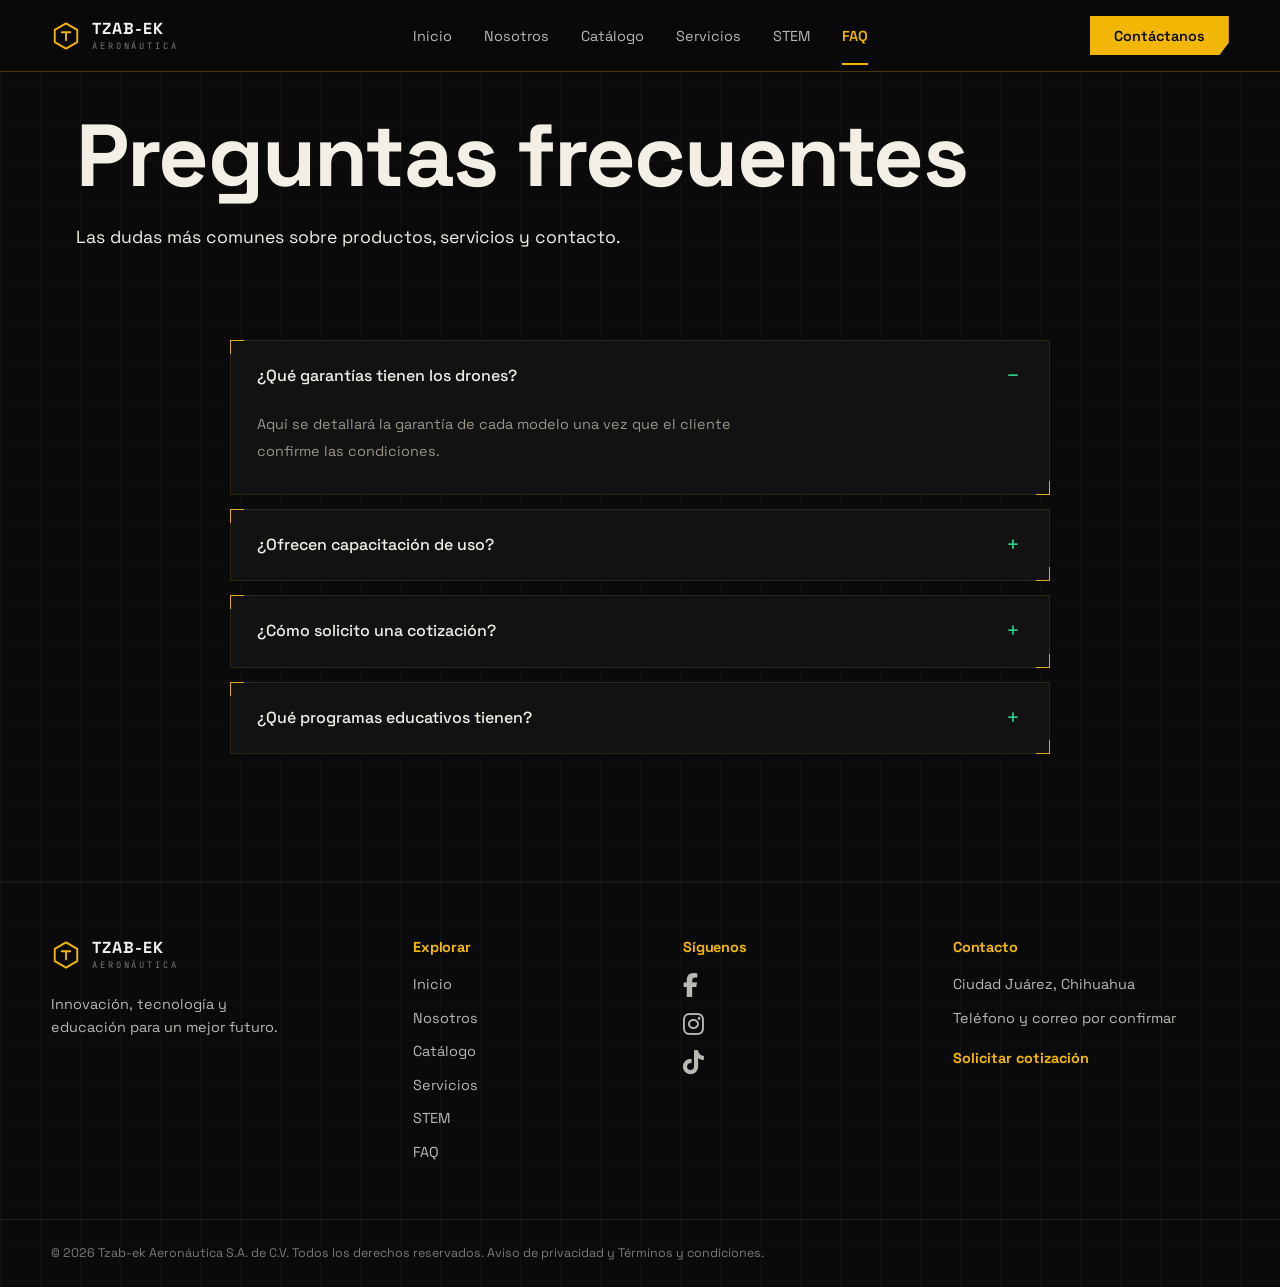
<file: FAQ.html>
<!DOCTYPE html>
<html lang="es">
<head>
  <meta charset="UTF-8">
  <meta name="viewport" content="width=device-width, initial-scale=1.0">
  <!-- Estilos: Font Awesome (iconos), CSS propio de la página y CSS compartido (header y footer) -->
  <link rel="stylesheet" href="https://cdnjs.cloudflare.com/ajax/libs/font-awesome/6.7.2/css/all.min.css">
  <link rel="stylesheet" href="CSS/Compartido.css">
  <link rel="stylesheet" href="CSS/FAQ.css">
  <!-- Scripts (defer: se ejecutan hasta que el HTML terminó de cargar) -->
  <script src="JS/faq.js" defer></script>
  <title>Preguntas frecuentes | Tzab-ek Aeronáutica</title>
    <script src="JS/menu.js" defer></script>
</head>
<body>
  <!-- ENCABEZADO: logotipo, menú de navegación y botón de contacto (igual en todas las páginas) -->
  <header>
        <a class="marca" href="index.html" aria-label="Tzab-ek Aeronáutica, inicio">
            <svg viewBox="0 0 32 32" aria-hidden="true">
                <path d="M16 2.5 28 9.5v13L16 29.5 4 22.5v-13z"/>
                <path d="M11.5 12h9M16 12v8.5"/>
            </svg>
            <span class="marca-texto">
                <strong>TZAB-EK</strong>
                <small>AERONÁUTICA</small>
            </span>
        </a>

        <!-- Menú principal: el enlace de la página actual lleva class="activo" y aria-current="page" -->
        <button type="button" class="menu-toggle" aria-label="Abrir menú" aria-expanded="false" aria-controls="menu-principal">
            <span></span><span></span><span></span>
        </button>

        <nav id="menu-principal" aria-label="Navegación principal">
            <a href="index.html">Inicio</a>
            <a href="Nosotros.html">Nosotros</a>
            <a href="catalogo.html">Catálogo</a>
            <a href="Servicios.html">Servicios</a>
            <a href="STEM.html">STEM</a>
            <a href="FAQ.html" class="activo" aria-current="page">FAQ</a>
            <a class="btn btn-oro nav-contacto" href="contactanos.html">Contáctanos</a>
        </nav>

        <a class="btn btn-oro" href="contactanos.html">Contáctanos</a>
    </header>

  <!-- CONTENIDO PRINCIPAL: preguntas frecuentes en acordeón -->
  <main>
    <section>
        <!-- Título de la página -->
        <div class="seccion1">
            <h2>Preguntas frecuentes</h2>
            <p>Las dudas más comunes sobre productos, servicios y contacto.</p>
        </div>
        <!-- Lista de preguntas (acordeón) generada por faq.js desde Json/faq.json -->
        <div class="seccion2" id="lista-preguntas">
            <p>Cargando preguntas frecuentes...</p>
        </div>
    </section>
  </main>

  <!-- PIE DE PÁGINA: se repite igual en todas las páginas -->
  <footer>
        <!-- Parte superior del footer: 4 columnas -->
        <section class="footer1">
            <!-- Columna 1: logotipo y lema -->
            <div class="uno">
                <a class="marca" href="index.html" aria-label="Tzab-ek Aeronáutica, inicio">
                    <svg viewBox="0 0 32 32" aria-hidden="true">
                        <path d="M16 2.5 28 9.5v13L16 29.5 4 22.5v-13z"/>
                        <path d="M11.5 12h9M16 12v8.5"/>
                    </svg>
                    <span class="marca-texto">
                        <strong>TZAB-EK</strong>
                        <small>AERONÁUTICA</small>
                    </span>
                </a>
                <p>Innovación, tecnología y educación para un mejor futuro.</p>
            </div>

            <!-- Columna 2: enlaces de navegación -->
            <div class="dos">
                <h5>Explorar</h5>
                <a href="index.html">Inicio</a>
                <a href="Nosotros.html">Nosotros</a>
                <a href="catalogo.html">Catálogo</a>
                <a href="Servicios.html">Servicios</a>
                <a href="STEM.html">STEM</a>
                <a href="FAQ.html">FAQ</a>
            </div>

            <!-- Columna 3: redes sociales (iconos de Font Awesome) -->
            <div class="tres">
                <h5>Síguenos</h5>
                <a href="https://www.facebook.com/tzabekmx" target="_blank" rel="noopener noreferrer" aria-label="Facebook">
                    <i class="fa-brands fa-facebook-f"></i>
                </a>
                <a href="https://www.instagram.com/tzabekmx" target="_blank" rel="noopener noreferrer" aria-label="Instagram">
                    <i class="fa-brands fa-instagram"></i>
                </a>
                <a href="https://www.tiktok.com/@tzabekmx" target="_blank" rel="noopener noreferrer" aria-label="TikTok">
                    <i class="fa-brands fa-tiktok"></i>
                </a>
            </div>

            <!-- Columna 4: datos de contacto y botón de cotización -->
            <div class="cuatro">
                <h5>Contacto</h5>
                <p>Ciudad Juárez, Chihuahua</p>
                <p>Teléfono y correo por confirmar</p>
                <a class="cta-footer" href="contactanos.html">Solicitar cotización</a>
            </div>
        </section>

        <!-- Barra inferior: derechos reservados -->
        <section class="fotter2">
            <p>© 2026 Tzab-ek Aeronáutica S.A. de C.V. Todos los derechos reservados. Aviso de privacidad y Términos y condiciones.</p>
        </section>
    </footer>
</body>
</html>
</file>
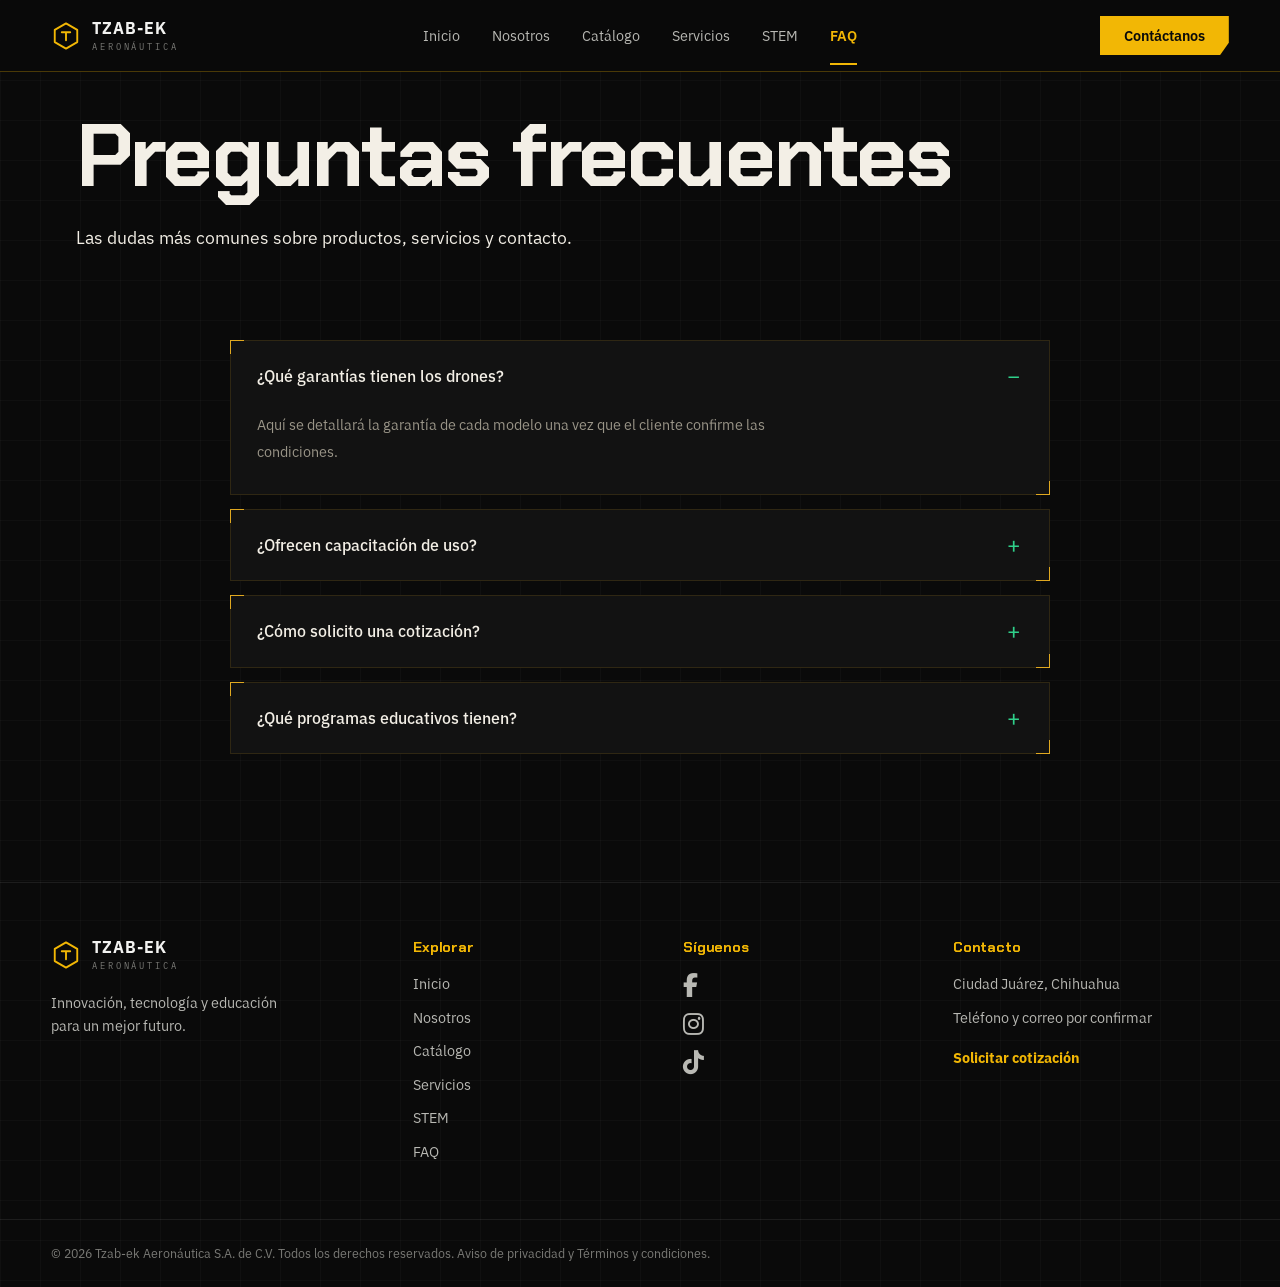
<file: faq.html>
<!DOCTYPE html>
<html lang="es">

<head>
    <!-- Google Analytics (GA4) -->
    <script async src="https://www.googletagmanager.com/gtag/js?id=G-MC8RCMNTDD"></script>
    <script>
        window.dataLayer = window.dataLayer || [];
        function gtag() {dataLayer.push(arguments);}
        gtag('js', new Date());
        gtag('config', 'G-MC8RCMNTDD');
    </script>
    <meta charset="UTF-8">
    <meta name="viewport" content="width=device-width, initial-scale=1.0">
    <!-- Estilos: Font Awesome (iconos), CSS propio de la página y CSS compartido (header y footer) -->
    <link rel="stylesheet" href="https://cdnjs.cloudflare.com/ajax/libs/font-awesome/6.7.2/css/all.min.css">
    <link rel="stylesheet" href="css/compartido.css">
    <link rel="stylesheet" href="css/faq.css">
    <!-- Scripts (defer: se ejecutan hasta que el HTML terminó de cargar) -->
    <script src="js/faq.js" defer></script>
    <title>Preguntas frecuentes | Tzab-ek Aeronáutica</title>
    <script src="js/menu.js" defer></script>
</head>

<body>
    <!-- ENCABEZADO: logotipo, menú de navegación y botón de contacto (igual en todas las páginas) -->
    <header>
        <a class="marca" href="index.html" aria-label="Tzab-ek Aeronáutica, inicio">
            <svg viewBox="0 0 32 32" aria-hidden="true">
                <path d="M16 2.5 28 9.5v13L16 29.5 4 22.5v-13z" />
                <path d="M11.5 12h9M16 12v8.5" />
            </svg>
            <span class="marca-texto">
                <strong>TZAB-EK</strong>
                <small>AERONÁUTICA</small>
            </span>
        </a>

        <!-- Menú principal: el enlace de la página actual lleva class="activo" y aria-current="page" -->
        <button type="button" class="menu-toggle" aria-label="Abrir menú" aria-expanded="false"
            aria-controls="menu-principal">
            <span></span><span></span><span></span>
        </button>

        <nav id="menu-principal" aria-label="Navegación principal">
            <a href="index.html">Inicio</a>
            <a href="nosotros.html">Nosotros</a>
            <a href="catalogo.html">Catálogo</a>
            <a href="servicios.html">Servicios</a>
            <a href="stem.html">STEM</a>
            <a href="faq.html" class="activo" aria-current="page">FAQ</a>
            <a class="btn btn-oro nav-contacto" href="contactanos.html">Contáctanos</a>
        </nav>

        <a class="btn btn-oro" href="contactanos.html">Contáctanos</a>
    </header>

    <!-- CONTENIDO PRINCIPAL: preguntas frecuentes en acordeón -->
    <main>
        <section>
            <!-- Título de la página -->
            <div class="seccion1">
                <h2>Preguntas frecuentes</h2>
                <p>Las dudas más comunes sobre productos, servicios y contacto.</p>
            </div>
            <!-- Lista de preguntas (acordeón) generada por faq.js desde json/faq.json -->
            <div class="seccion2" id="lista-preguntas">
                <p>Cargando preguntas frecuentes...</p>
            </div>
        </section>
    </main>

    <!-- PIE DE PÁGINA: se repite igual en todas las páginas -->
    <footer>
        <!-- Parte superior del footer: 4 columnas -->
        <section class="footer1">
            <!-- Columna 1: logotipo y lema -->
            <div class="uno">
                <a class="marca" href="index.html" aria-label="Tzab-ek Aeronáutica, inicio">
                    <svg viewBox="0 0 32 32" aria-hidden="true">
                        <path d="M16 2.5 28 9.5v13L16 29.5 4 22.5v-13z" />
                        <path d="M11.5 12h9M16 12v8.5" />
                    </svg>
                    <span class="marca-texto">
                        <strong>TZAB-EK</strong>
                        <small>AERONÁUTICA</small>
                    </span>
                </a>
                <p>Innovación, tecnología y educación para un mejor futuro.</p>
            </div>

            <!-- Columna 2: enlaces de navegación -->
            <div class="dos">
                <h5>Explorar</h5>
                <a href="index.html">Inicio</a>
                <a href="nosotros.html">Nosotros</a>
                <a href="catalogo.html">Catálogo</a>
                <a href="servicios.html">Servicios</a>
                <a href="stem.html">STEM</a>
                <a href="faq.html">FAQ</a>
            </div>

            <!-- Columna 3: redes sociales (iconos de Font Awesome) -->
            <div class="tres">
                <h5>Síguenos</h5>
                <a href="https://www.facebook.com/tzabekmx" target="_blank" rel="noopener noreferrer"
                    aria-label="Facebook">
                    <i class="fa-brands fa-facebook-f"></i>
                </a>
                <a href="https://www.instagram.com/tzabekmx" target="_blank" rel="noopener noreferrer"
                    aria-label="Instagram">
                    <i class="fa-brands fa-instagram"></i>
                </a>
                <a href="https://www.tiktok.com/@tzabekmx" target="_blank" rel="noopener noreferrer"
                    aria-label="TikTok">
                    <i class="fa-brands fa-tiktok"></i>
                </a>
            </div>

            <!-- Columna 4: datos de contacto y botón de cotización -->
            <div class="cuatro">
                <h5>Contacto</h5>
                <p>Ciudad Juárez, Chihuahua</p>
                <p>Teléfono y correo por confirmar</p>
                <a class="cta-footer" href="contactanos.html">Solicitar cotización</a>
            </div>
        </section>

        <!-- Barra inferior: derechos reservados -->
        <section class="fotter2">
            <p>© 2026 Tzab-ek Aeronáutica S.A. de C.V. Todos los derechos reservados. Aviso de privacidad y Términos y
                condiciones.</p>
        </section>
    </footer>
</body>

</html>
</file>
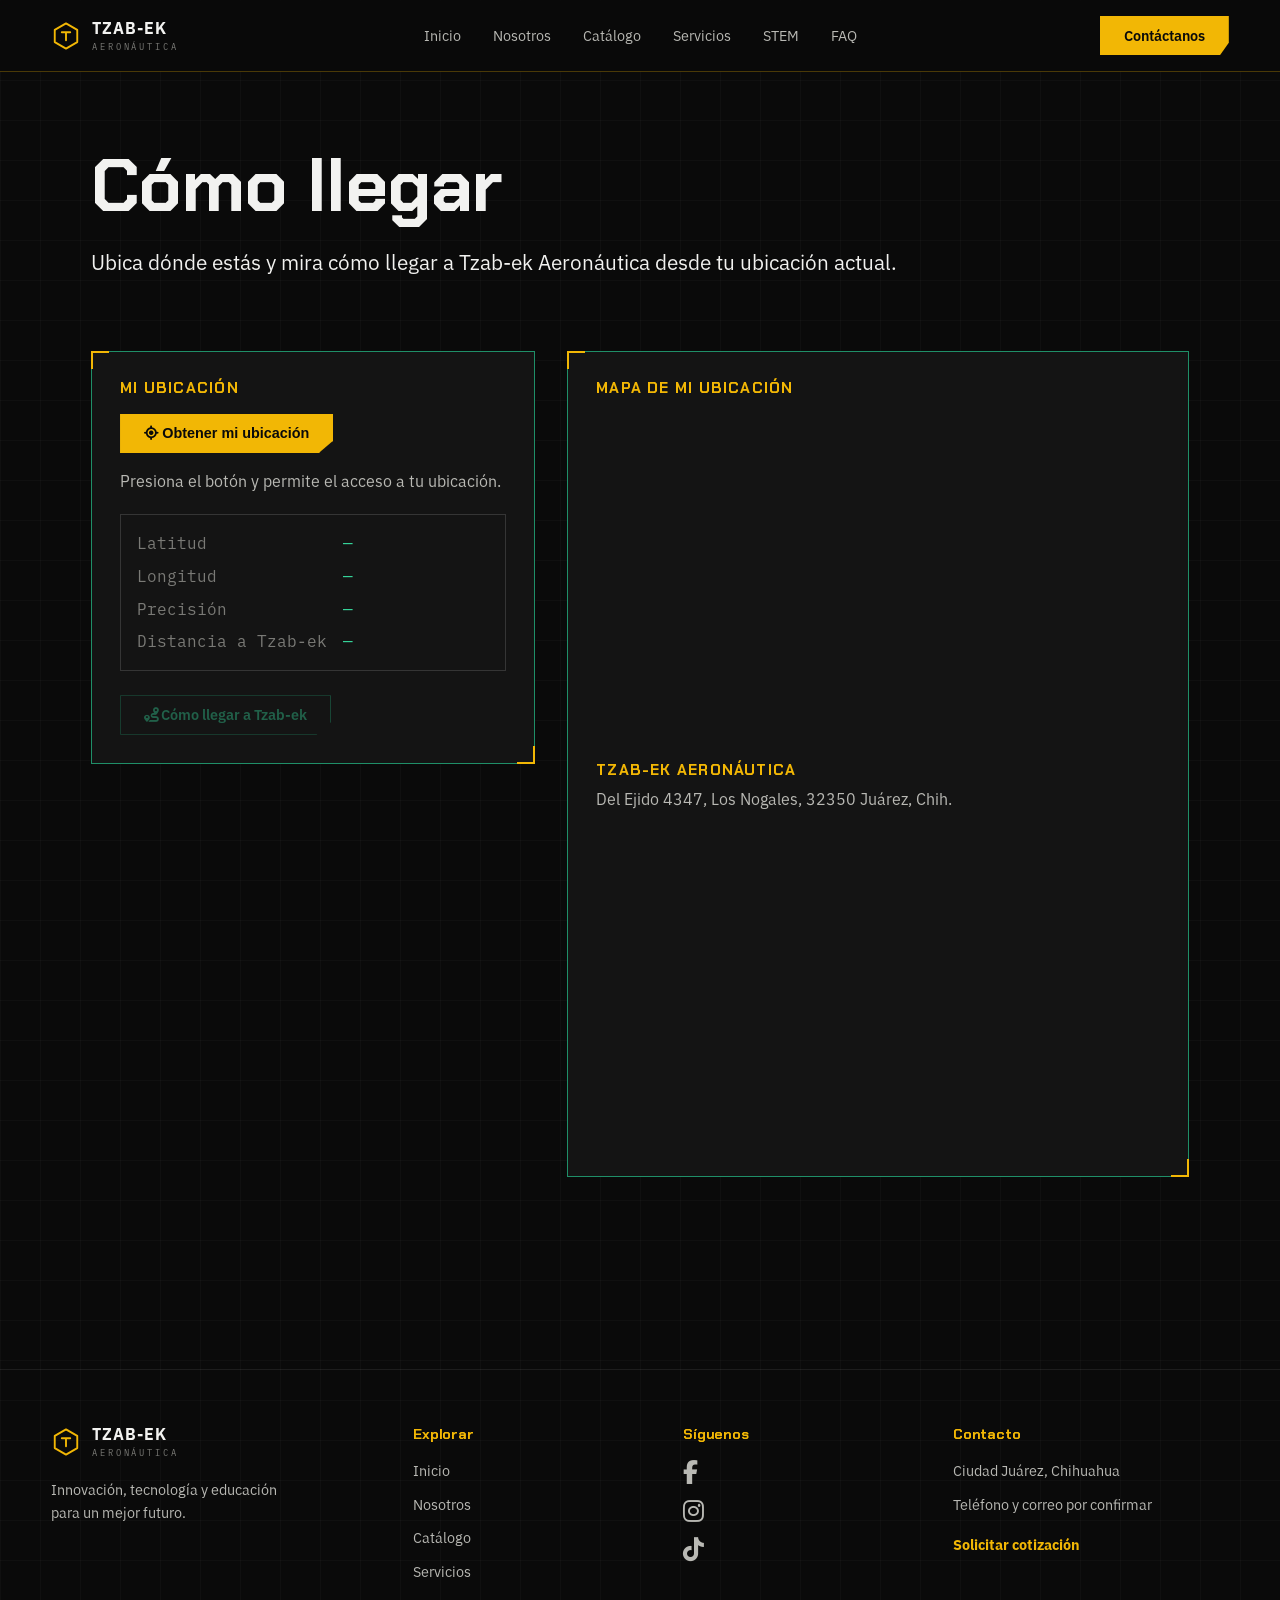
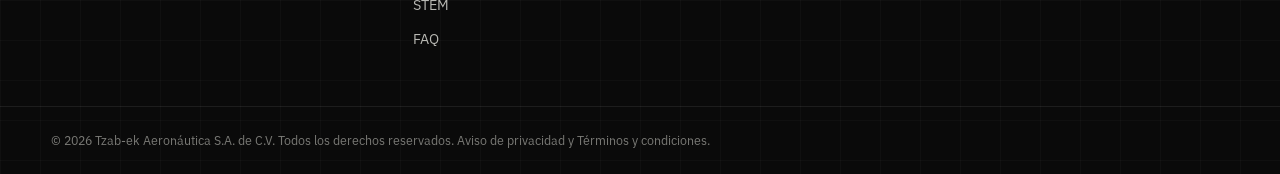
<file: geolocalizacion.html>
<!DOCTYPE html>
<html lang="es">

<head>
    <!-- Google Analytics (GA4) -->
    <script async src="https://www.googletagmanager.com/gtag/js?id=G-MC8RCMNTDD"></script>
    <script>
        window.dataLayer = window.dataLayer || [];
        function gtag() {dataLayer.push(arguments);}
        gtag('js', new Date());
        gtag('config', 'G-MC8RCMNTDD');
    </script>
    <meta charset="UTF-8">
    <meta name="viewport" content="width=device-width, initial-scale=1.0">
    <link rel="stylesheet" href="https://cdnjs.cloudflare.com/ajax/libs/font-awesome/6.7.2/css/all.min.css">
    <link rel="stylesheet" href="css/geolocalizacion.css">
    <link rel="stylesheet" href="css/compartido.css">

    <title>Cómo llegar | Tzab-ek Aeronáutica</title>
    <script src="js/geolocalizacion.js" defer></script>
    <script src="js/menu.js" defer></script>
</head>

<body>
    <!-- ENCABEZADO (igual en todas las páginas) -->
    <header>
        <a class="marca" href="index.html" aria-label="Tzab-ek Aeronáutica, inicio">
            <svg viewBox="0 0 32 32" aria-hidden="true">
                <path d="M16 2.5 28 9.5v13L16 29.5 4 22.5v-13z" />
                <path d="M11.5 12h9M16 12v8.5" />
            </svg>
            <span class="marca-texto">
                <strong>TZAB-EK</strong>
                <small>AERONÁUTICA</small>
            </span>
        </a>

        <button type="button" class="menu-toggle" aria-label="Abrir menú" aria-expanded="false"
            aria-controls="menu-principal">
            <span></span><span></span><span></span>
        </button>

        <nav id="menu-principal" aria-label="Navegación principal">
            <a href="index.html">Inicio</a>
            <a href="nosotros.html">Nosotros</a>
            <a href="catalogo.html">Catálogo</a>
            <a href="servicios.html">Servicios</a>
            <a href="stem.html">STEM</a>
            <a href="faq.html">FAQ</a>
            <a class="btn btn-oro nav-contacto" href="contactanos.html">Contáctanos</a>
        </nav>

        <a class="btn btn-oro" href="contactanos.html">Contáctanos</a>
    </header>

    <!-- CONTENIDO PRINCIPAL: geolocalización: de tu ubicación actual a la empresa -->
    <main>
        <section>
            <div class="seccion1">
                <h1>Cómo llegar</h1>
                <p>Ubica dónde estás y mira cómo llegar a Tzab-ek Aeronáutica desde tu ubicación actual.</p>
            </div>

            <div class="seccion2">
                <!-- Columna izquierda: botón, estado y datos de la ubicación -->
                <div class="datos-geo">
                    <h2>Mi ubicación</h2>
                    <button type="button" id="btn-ubicar" class="btn btn-oro">
                        <i class="fa-solid fa-location-crosshairs"></i> Obtener mi ubicación
                    </button>

                    <!-- Mensajes de estado (cargando, error, éxito) -->
                    <p id="estado" role="status" aria-live="polite">Presiona el botón y permite el acceso a tu
                        ubicación.</p>

                    <dl class="coordenadas">
                        <dt>Latitud</dt>
                        <dd id="lat">—</dd>
                        <dt>Longitud</dt>
                        <dd id="lng">—</dd>
                        <dt>Precisión</dt>
                        <dd id="precision">—</dd>
                        <dt>Distancia a Tzab-ek</dt>
                        <dd id="distancia">—</dd>
                    </dl>

                    <!-- Este enlace se activa cuando ya hay ubicación -->
                    <a id="enlace-ruta" class="btn btn-borde desactivado" href="#" target="_blank"
                        rel="noopener noreferrer" aria-disabled="true">
                        <i class="fa-solid fa-route"></i> Cómo llegar a Tzab-ek
                    </a>
                </div>

                <!-- Columna derecha: mapa del usuario y mapa de la empresa -->
                <div class="mapas">
                    <h2>Mapa de mi ubicación</h2>
                    <iframe id="mapa-usuario" title="Mapa de mi ubicación"
                        src="https://maps.google.com/maps?q=Ciudad%20Ju%C3%A1rez%20Chihuahua&z=11&output=embed"
                        loading="lazy" referrerpolicy="strict-origin-when-cross-origin"></iframe>

                    <h2>Tzab-ek Aeronáutica</h2>
                    <p class="direccion-empresa">Del Ejido 4347, Los Nogales, 32350 Juárez, Chih.</p>
                    <iframe title="Mapa de Tzab-ek Aeronáutica"
                        src="https://maps.google.com/maps?q=31.726303579,-106.447799367&z=16&output=embed"
                        loading="lazy" referrerpolicy="strict-origin-when-cross-origin"></iframe>
                </div>
            </div>
        </section>
    </main>

    <!-- PIE DE PÁGINA (igual en todas las páginas) -->
    <footer>
        <section class="footer1">
            <div class="uno">
                <a class="marca" href="index.html" aria-label="Tzab-ek Aeronáutica, inicio">
                    <svg viewBox="0 0 32 32" aria-hidden="true">
                        <path d="M16 2.5 28 9.5v13L16 29.5 4 22.5v-13z" />
                        <path d="M11.5 12h9M16 12v8.5" />
                    </svg>
                    <span class="marca-texto">
                        <strong>TZAB-EK</strong>
                        <small>AERONÁUTICA</small>
                    </span>
                </a>
                <p>Innovación, tecnología y educación para un mejor futuro.</p>
            </div>

            <div class="dos">
                <h5>Explorar</h5>
                <a href="index.html">Inicio</a>
                <a href="nosotros.html">Nosotros</a>
                <a href="catalogo.html">Catálogo</a>
                <a href="servicios.html">Servicios</a>
                <a href="stem.html">STEM</a>
                <a href="faq.html">FAQ</a>
            </div>

            <div class="tres">
                <h5>Síguenos</h5>
                <a href="https://www.facebook.com/tzabekmx" target="_blank" rel="noopener noreferrer"
                    aria-label="Facebook">
                    <i class="fa-brands fa-facebook-f"></i>
                </a>
                <a href="https://www.instagram.com/tzabekmx" target="_blank" rel="noopener noreferrer"
                    aria-label="Instagram">
                    <i class="fa-brands fa-instagram"></i>
                </a>
                <a href="https://www.tiktok.com/@tzabekmx" target="_blank" rel="noopener noreferrer"
                    aria-label="TikTok">
                    <i class="fa-brands fa-tiktok"></i>
                </a>
            </div>

            <div class="cuatro">
                <h5>Contacto</h5>
                <p>Ciudad Juárez, Chihuahua</p>
                <p>Teléfono y correo por confirmar</p>
                <a class="cta-footer" href="contactanos.html">Solicitar cotización</a>
            </div>
        </section>

        <section class="fotter2">
            <p>© 2026 Tzab-ek Aeronáutica S.A. de C.V. Todos los derechos reservados. Aviso de privacidad y Términos y
                condiciones.</p>
        </section>
    </footer>
</body>

</html>
</file>
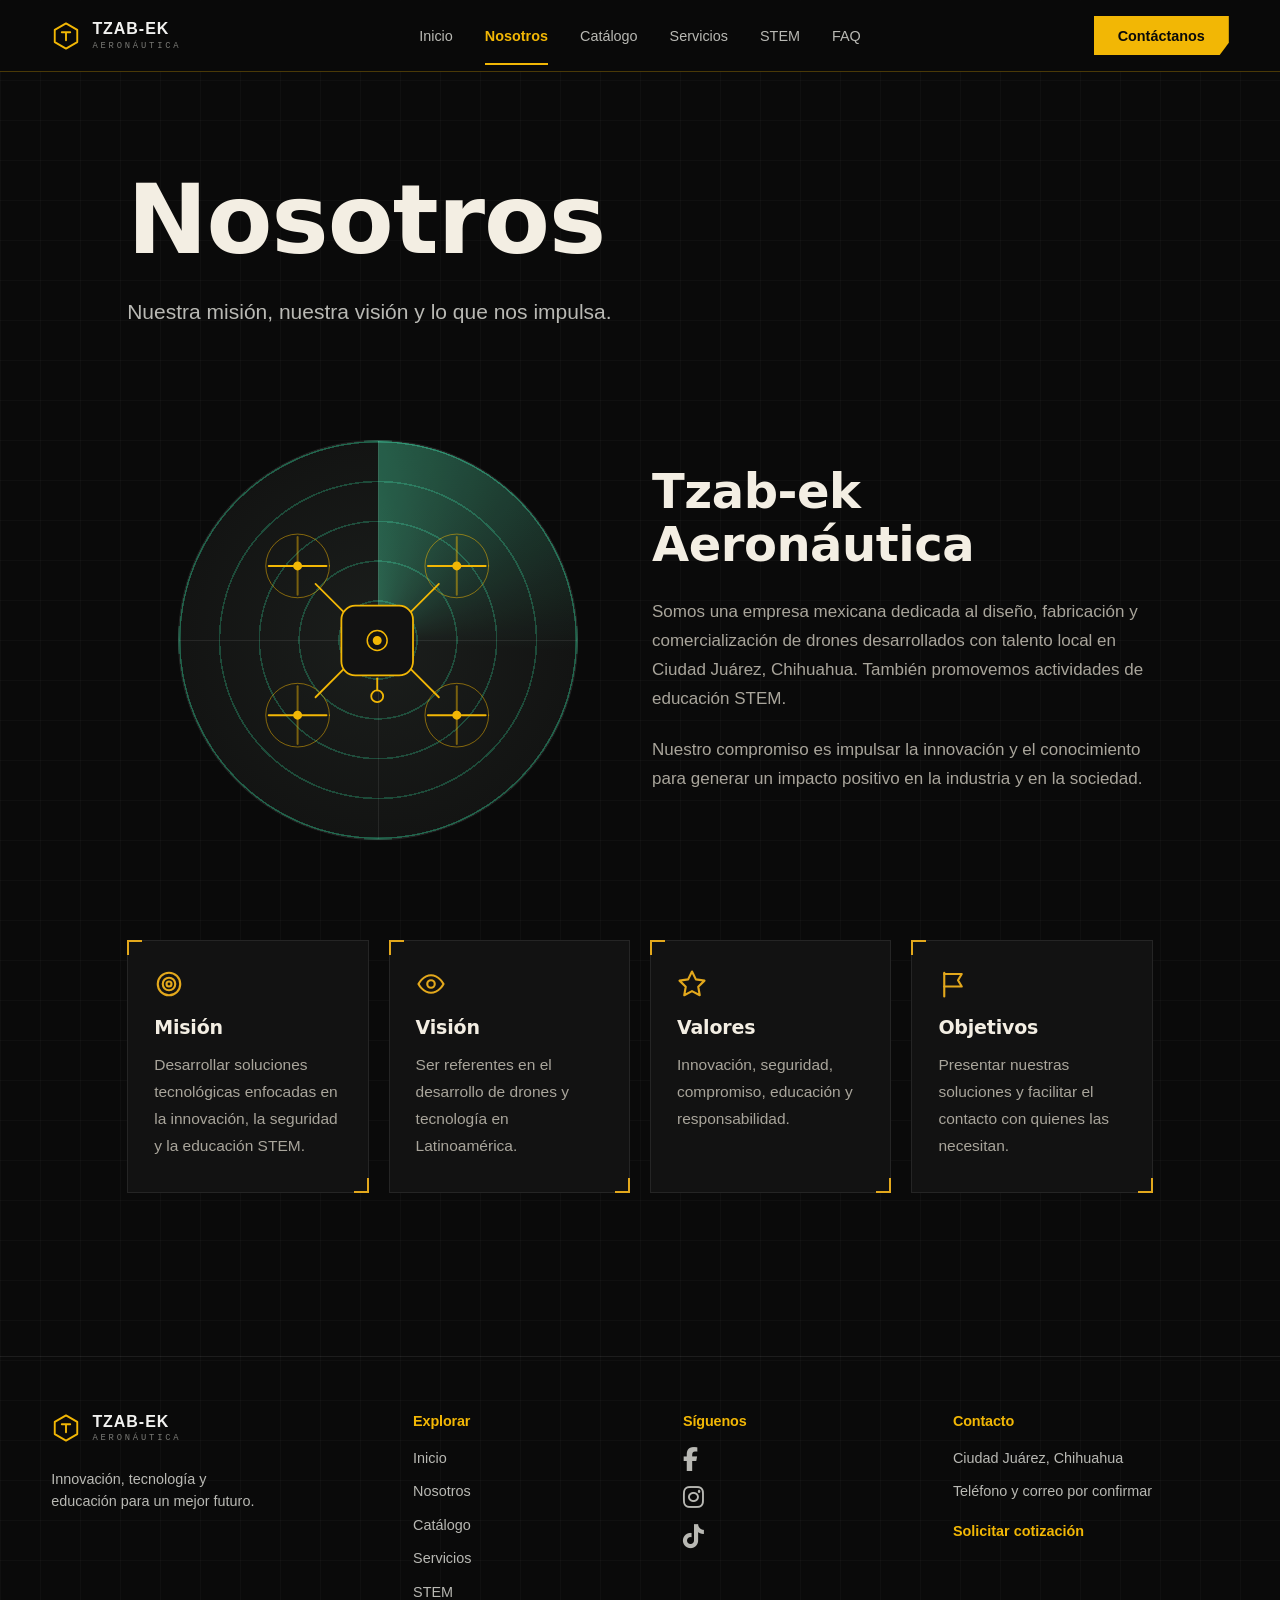
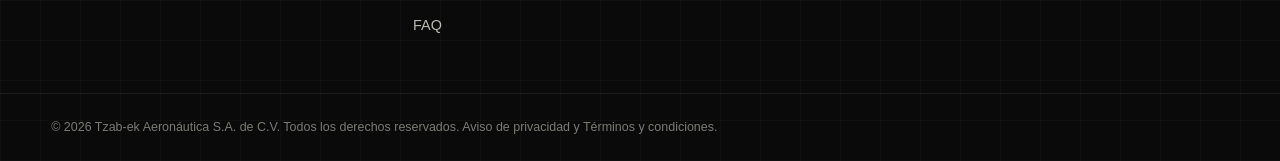
<file: Nosotros.html>
<!DOCTYPE html>
<html lang="es">
<head>
    <meta charset="UTF-8">
    <meta name="viewport" content="width=device-width, initial-scale=1.0">
    <!-- Estilos: Font Awesome (iconos), CSS propio de la página y CSS compartido (header y footer) -->
    <link rel="stylesheet" href="https://cdnjs.cloudflare.com/ajax/libs/font-awesome/6.7.2/css/all.min.css">

    <title>Nosotros | TZAB-EK</title>
    <link rel="stylesheet" href="CSS/Compartido.css">
    <link rel="stylesheet" href="CSS/nosotros.css">
    <!-- Scripts (defer: se ejecutan hasta que el HTML terminó de cargar) -->
    <script src="JS/Drone.js" defer></script>
    <script src="JS/nosotros.js" defer></script>
    <script src="JS/menu.js" defer></script>
</head>

<body>
    <!-- ENCABEZADO: logotipo, menú de navegación y botón de contacto (igual en todas las páginas) -->
    <header>
        <a class="marca" href="index.html" aria-label="Tzab-ek Aeronáutica, inicio">
            <svg viewBox="0 0 32 32" aria-hidden="true">
                <path d="M16 2.5 28 9.5v13L16 29.5 4 22.5v-13z"/>
                <path d="M11.5 12h9M16 12v8.5"/>
            </svg>
            <span class="marca-texto">
                <strong>TZAB-EK</strong>
                <small>AERONÁUTICA</small>
            </span>
        </a>

        <!-- Menú principal: el enlace de la página actual lleva class="activo" y aria-current="page" -->
        <button type="button" class="menu-toggle" aria-label="Abrir menú" aria-expanded="false" aria-controls="menu-principal">
            <span></span><span></span><span></span>
        </button>

        <nav id="menu-principal" aria-label="Navegación principal">
            <a href="index.html" >Inicio</a>
            <a href="Nosotros.html" class="activo" aria-current="page">Nosotros</a>
            <a href="catalogo.html">Catálogo</a>
            <a href="Servicios.html">Servicios</a>
            <a href="STEM.html">STEM</a>
            <a href="FAQ.html">FAQ</a>
            <a class="btn btn-oro nav-contacto" href="contactanos.html">Contáctanos</a>
        </nav>

        <a class="btn btn-oro" href="contactanos.html">Contáctanos</a>
    </header>

    <!-- CONTENIDO PRINCIPAL: misión, visión, valores y objetivos (se cargan desde Json/nosotros.json) -->
    <main>
        <section>
            <!-- SECCIÓN 1: Se conserva tu contenido -->
            <div class="seccion1">
                <h2>Nosotros</h2>
                <p>Nuestra misión, nuestra visión y lo que nos impulsa.</p>
            </div>

            <!-- SECCIÓN 2: Información cargada desde JSON -->
            <div class="seccion2">
                <!-- Radar animado con un dron (lo dibuja Drone.js) -->
                <div class="drone-stage" data-drone="radar"></div>
                <div class="contenido-nosotros">
                    <h3 id="titulo-nosotros">Tzab-ek Aeronáutica</h3>

                    <p id="parrafo-nosotros-1"></p>

                    <p id="parrafo-nosotros-2"></p>
                </div>
            </div>

            <!-- SECCIÓN 3: Tarjetas cargadas desde JSON -->
            <div class="seccion3" id="tarjetas-nosotros">
                <p>Cargando información...</p>
            </div>
        </section>
    </main>

     <!-- PIE DE PÁGINA: se repite igual en todas las páginas -->
     <footer>
        <!-- Parte superior del footer: 4 columnas -->
        <section class="footer1">
            <!-- Columna 1: logotipo y lema -->
            <div class="uno">
                <a class="marca" href="index.html" aria-label="Tzab-ek Aeronáutica, inicio">
                    <svg viewBox="0 0 32 32" aria-hidden="true">
                        <path d="M16 2.5 28 9.5v13L16 29.5 4 22.5v-13z"/>
                        <path d="M11.5 12h9M16 12v8.5"/>
                    </svg>
                    <span class="marca-texto">
                        <strong>TZAB-EK</strong>
                        <small>AERONÁUTICA</small>
                    </span>
                </a>
                <p>Innovación, tecnología y educación para un mejor futuro.</p>
            </div>

            <!-- Columna 2: enlaces de navegación -->
            <div class="dos">
                <h5>Explorar</h5>
                <a href="index.html">Inicio</a>
                <a href="Nosotros.html">Nosotros</a>
                <a href="catalogo.html">Catálogo</a>
                <a href="Servicios.html">Servicios</a>
                <a href="STEM.html">STEM</a>
                <a href="FAQ.html">FAQ</a>
            </div>

            <!-- Columna 3: redes sociales (iconos de Font Awesome) -->
            <div class="tres">
                <h5>Síguenos</h5>
                <a href="https://www.facebook.com/tzabekmx" target="_blank" rel="noopener noreferrer"
       aria-label="Facebook">
        <i class="fa-brands fa-facebook-f"></i> 
    </a>

    <a href="https://www.instagram.com/tzabekmx?fbclid=IwY2xjawVVu3NleHRuA2FlbQIxMABwZG9mBWJyaWQRMFQ3TzdUcVRtUU0yYnhxM1BzcnRjBmFwcF9pZBAyMjIwMzkxNzg4MjAwODkyAAEfPRKUxfyBUL_nZuo1kjRflzGdtaO56T4GEnpe8-bxUjZwJsQqFAkJqUYihjc_aem_WPB5nO8CkviuIYMt_YEHsw" target="_blank" rel="noopener noreferrer"
       aria-label="Instagram">
        <i class="fa-brands fa-instagram"></i> 
    </a>

    <a href="https://www.tiktok.com/@tzabekmx" target="_blank" rel="noopener noreferrer"
       aria-label="TikTok">
        <i class="fa-brands fa-tiktok"></i>
    </a>
            </div>

            <!-- Columna 4: datos de contacto y botón de cotización -->
            <div class="cuatro">
                <h5>Contacto</h5>
                <p>Ciudad Juárez, Chihuahua</p>
                <p>Teléfono y correo por confirmar</p>
                <a class="cta-footer" href="contactanos.html">Solicitar cotización</a>
            </div>
        </section>

        <!-- Barra inferior: derechos reservados -->
        <section class="fotter2">
            <p>© 2026 Tzab-ek Aeronáutica S.A. de C.V. Todos los derechos reservados. Aviso de privacidad y Términos y condiciones.</p>
        </section>
    </footer>
</body>
</html>
</file>
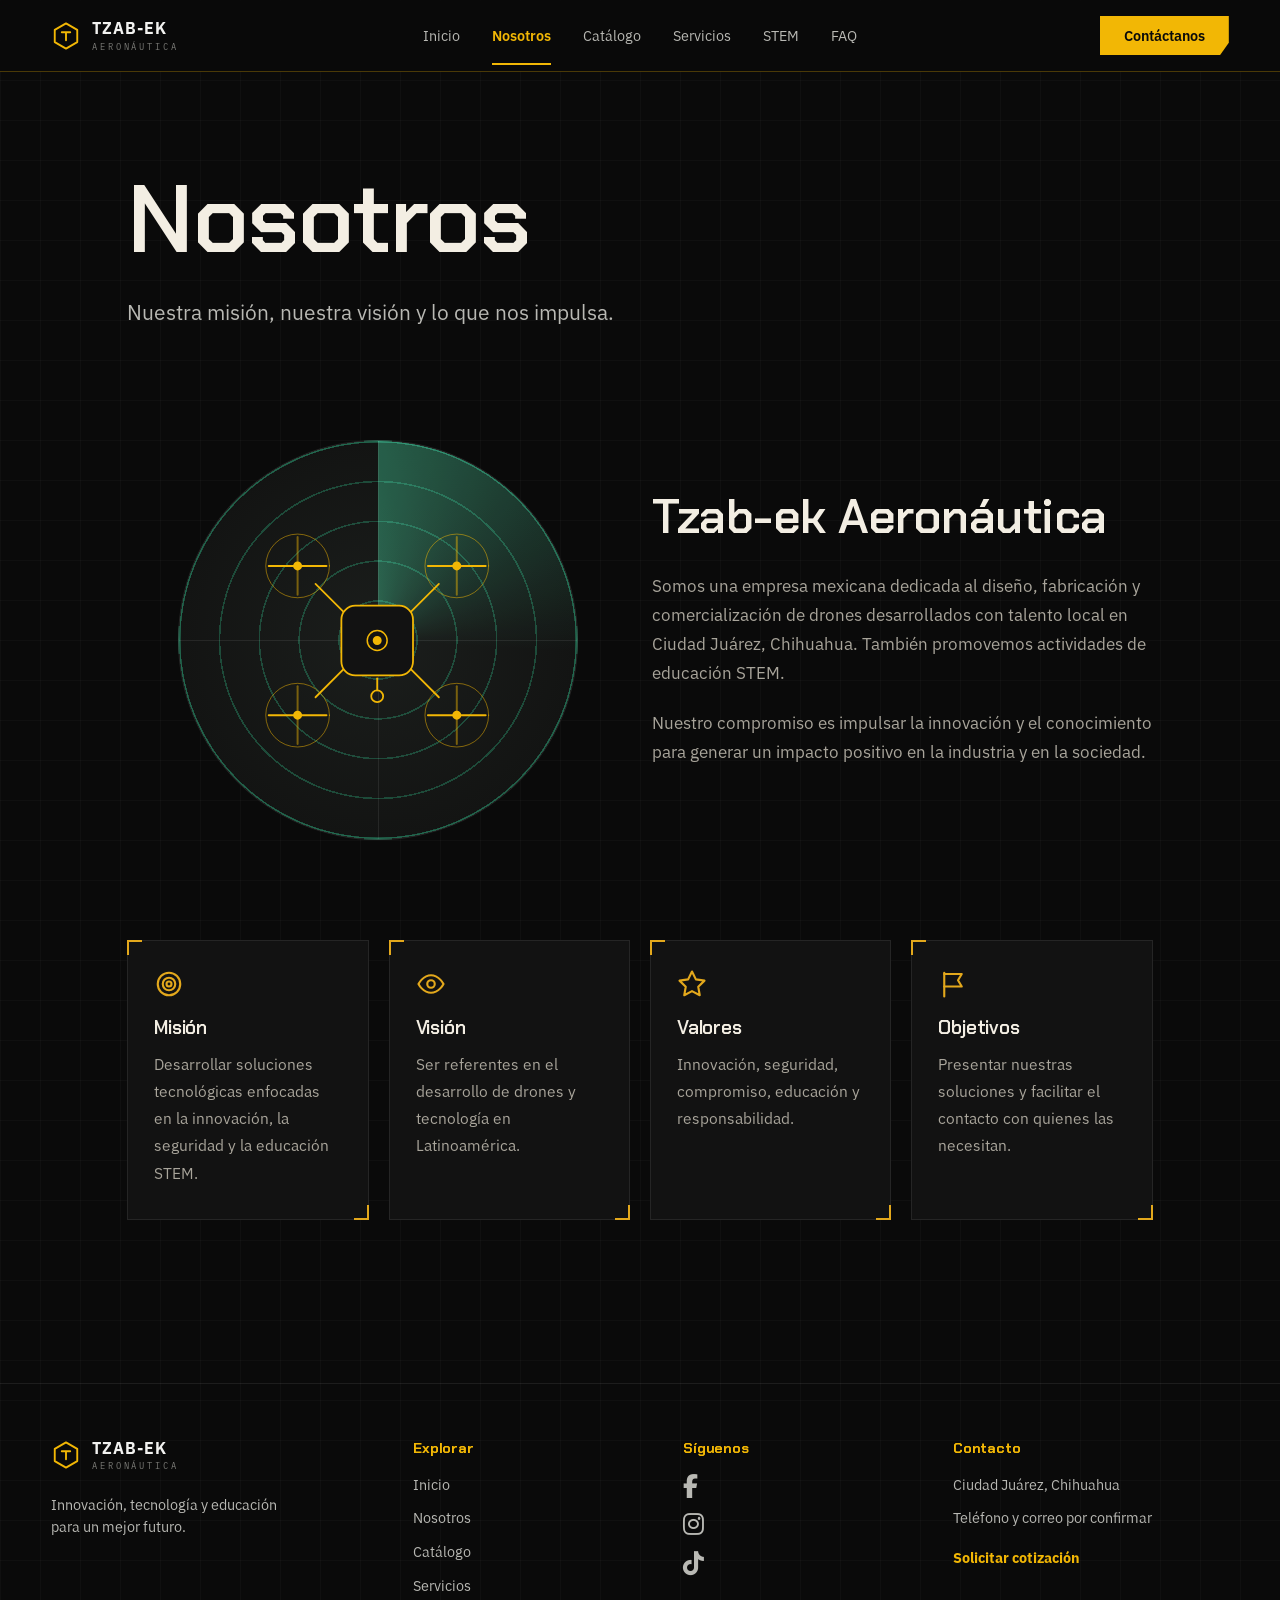
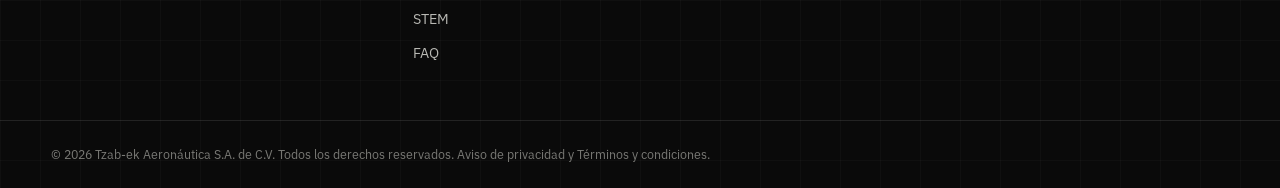
<file: nosotros.html>
<!DOCTYPE html>
<html lang="es">

<head>
    <!-- Google Analytics (GA4) -->
    <script async src="https://www.googletagmanager.com/gtag/js?id=G-MC8RCMNTDD"></script>
    <script>
        window.dataLayer = window.dataLayer || [];
        function gtag() {dataLayer.push(arguments);}
        gtag('js', new Date());
        gtag('config', 'G-MC8RCMNTDD');
    </script>
    <meta charset="UTF-8">
    <meta name="viewport" content="width=device-width, initial-scale=1.0">
    <!-- Estilos: Font Awesome (iconos), CSS propio de la página y CSS compartido (header y footer) -->
    <link rel="stylesheet" href="https://cdnjs.cloudflare.com/ajax/libs/font-awesome/6.7.2/css/all.min.css">

    <title>Nosotros | TZAB-EK</title>
    <link rel="stylesheet" href="css/compartido.css">
    <link rel="stylesheet" href="css/nosotros.css">
    <!-- Scripts (defer: se ejecutan hasta que el HTML terminó de cargar) -->
    <script src="js/drone.js" defer></script>
    <script src="js/nosotros.js" defer></script>
    <script src="js/menu.js" defer></script>
</head>

<body>
    <!-- ENCABEZADO: logotipo, menú de navegación y botón de contacto (igual en todas las páginas) -->
    <header>
        <a class="marca" href="index.html" aria-label="Tzab-ek Aeronáutica, inicio">
            <svg viewBox="0 0 32 32" aria-hidden="true">
                <path d="M16 2.5 28 9.5v13L16 29.5 4 22.5v-13z" />
                <path d="M11.5 12h9M16 12v8.5" />
            </svg>
            <span class="marca-texto">
                <strong>TZAB-EK</strong>
                <small>AERONÁUTICA</small>
            </span>
        </a>

        <!-- Menú principal: el enlace de la página actual lleva class="activo" y aria-current="page" -->
        <button type="button" class="menu-toggle" aria-label="Abrir menú" aria-expanded="false"
            aria-controls="menu-principal">
            <span></span><span></span><span></span>
        </button>

        <nav id="menu-principal" aria-label="Navegación principal">
            <a href="index.html">Inicio</a>
            <a href="nosotros.html" class="activo" aria-current="page">Nosotros</a>
            <a href="catalogo.html">Catálogo</a>
            <a href="servicios.html">Servicios</a>
            <a href="stem.html">STEM</a>
            <a href="faq.html">FAQ</a>
            <a class="btn btn-oro nav-contacto" href="contactanos.html">Contáctanos</a>
        </nav>

        <a class="btn btn-oro" href="contactanos.html">Contáctanos</a>
    </header>

    <!-- CONTENIDO PRINCIPAL: misión, visión, valores y objetivos (se cargan desde json/nosotros.json) -->
    <main>
        <section>
            <!-- SECCIÓN 1: Se conserva tu contenido -->
            <div class="seccion1">
                <h2>Nosotros</h2>
                <p>Nuestra misión, nuestra visión y lo que nos impulsa.</p>
            </div>

            <!-- SECCIÓN 2: Información cargada desde JSON -->
            <div class="seccion2">
                <!-- Radar animado con un dron (lo dibuja drone.js) -->
                <div class="drone-stage" data-drone="radar"></div>
                <div class="contenido-nosotros">
                    <h3 id="titulo-nosotros">Tzab-ek Aeronáutica</h3>

                    <p id="parrafo-nosotros-1"></p>

                    <p id="parrafo-nosotros-2"></p>
                </div>
            </div>

            <!-- SECCIÓN 3: Tarjetas cargadas desde JSON -->
            <div class="seccion3" id="tarjetas-nosotros">
                <p>Cargando información...</p>
            </div>
        </section>
    </main>

    <!-- PIE DE PÁGINA: se repite igual en todas las páginas -->
    <footer>
        <!-- Parte superior del footer: 4 columnas -->
        <section class="footer1">
            <!-- Columna 1: logotipo y lema -->
            <div class="uno">
                <a class="marca" href="index.html" aria-label="Tzab-ek Aeronáutica, inicio">
                    <svg viewBox="0 0 32 32" aria-hidden="true">
                        <path d="M16 2.5 28 9.5v13L16 29.5 4 22.5v-13z" />
                        <path d="M11.5 12h9M16 12v8.5" />
                    </svg>
                    <span class="marca-texto">
                        <strong>TZAB-EK</strong>
                        <small>AERONÁUTICA</small>
                    </span>
                </a>
                <p>Innovación, tecnología y educación para un mejor futuro.</p>
            </div>

            <!-- Columna 2: enlaces de navegación -->
            <div class="dos">
                <h5>Explorar</h5>
                <a href="index.html">Inicio</a>
                <a href="nosotros.html">Nosotros</a>
                <a href="catalogo.html">Catálogo</a>
                <a href="servicios.html">Servicios</a>
                <a href="stem.html">STEM</a>
                <a href="faq.html">FAQ</a>
            </div>

            <!-- Columna 3: redes sociales (iconos de Font Awesome) -->
            <div class="tres">
                <h5>Síguenos</h5>
                <a href="https://www.facebook.com/tzabekmx" target="_blank" rel="noopener noreferrer"
                    aria-label="Facebook">
                    <i class="fa-brands fa-facebook-f"></i>
                </a>

                <a href="https://www.instagram.com/tzabekmx?fbclid=IwY2xjawVVu3NleHRuA2FlbQIxMABwZG9mBWJyaWQRMFQ3TzdUcVRtUU0yYnhxM1BzcnRjBmFwcF9pZBAyMjIwMzkxNzg4MjAwODkyAAEfPRKUxfyBUL_nZuo1kjRflzGdtaO56T4GEnpe8-bxUjZwJsQqFAkJqUYihjc_aem_WPB5nO8CkviuIYMt_YEHsw"
                    target="_blank" rel="noopener noreferrer" aria-label="Instagram">
                    <i class="fa-brands fa-instagram"></i>
                </a>

                <a href="https://www.tiktok.com/@tzabekmx" target="_blank" rel="noopener noreferrer"
                    aria-label="TikTok">
                    <i class="fa-brands fa-tiktok"></i>
                </a>
            </div>

            <!-- Columna 4: datos de contacto y botón de cotización -->
            <div class="cuatro">
                <h5>Contacto</h5>
                <p>Ciudad Juárez, Chihuahua</p>
                <p>Teléfono y correo por confirmar</p>
                <a class="cta-footer" href="contactanos.html">Solicitar cotización</a>
            </div>
        </section>

        <!-- Barra inferior: derechos reservados -->
        <section class="fotter2">
            <p>© 2026 Tzab-ek Aeronáutica S.A. de C.V. Todos los derechos reservados. Aviso de privacidad y Términos y
                condiciones.</p>
        </section>
    </footer>
</body>

</html>
</file>
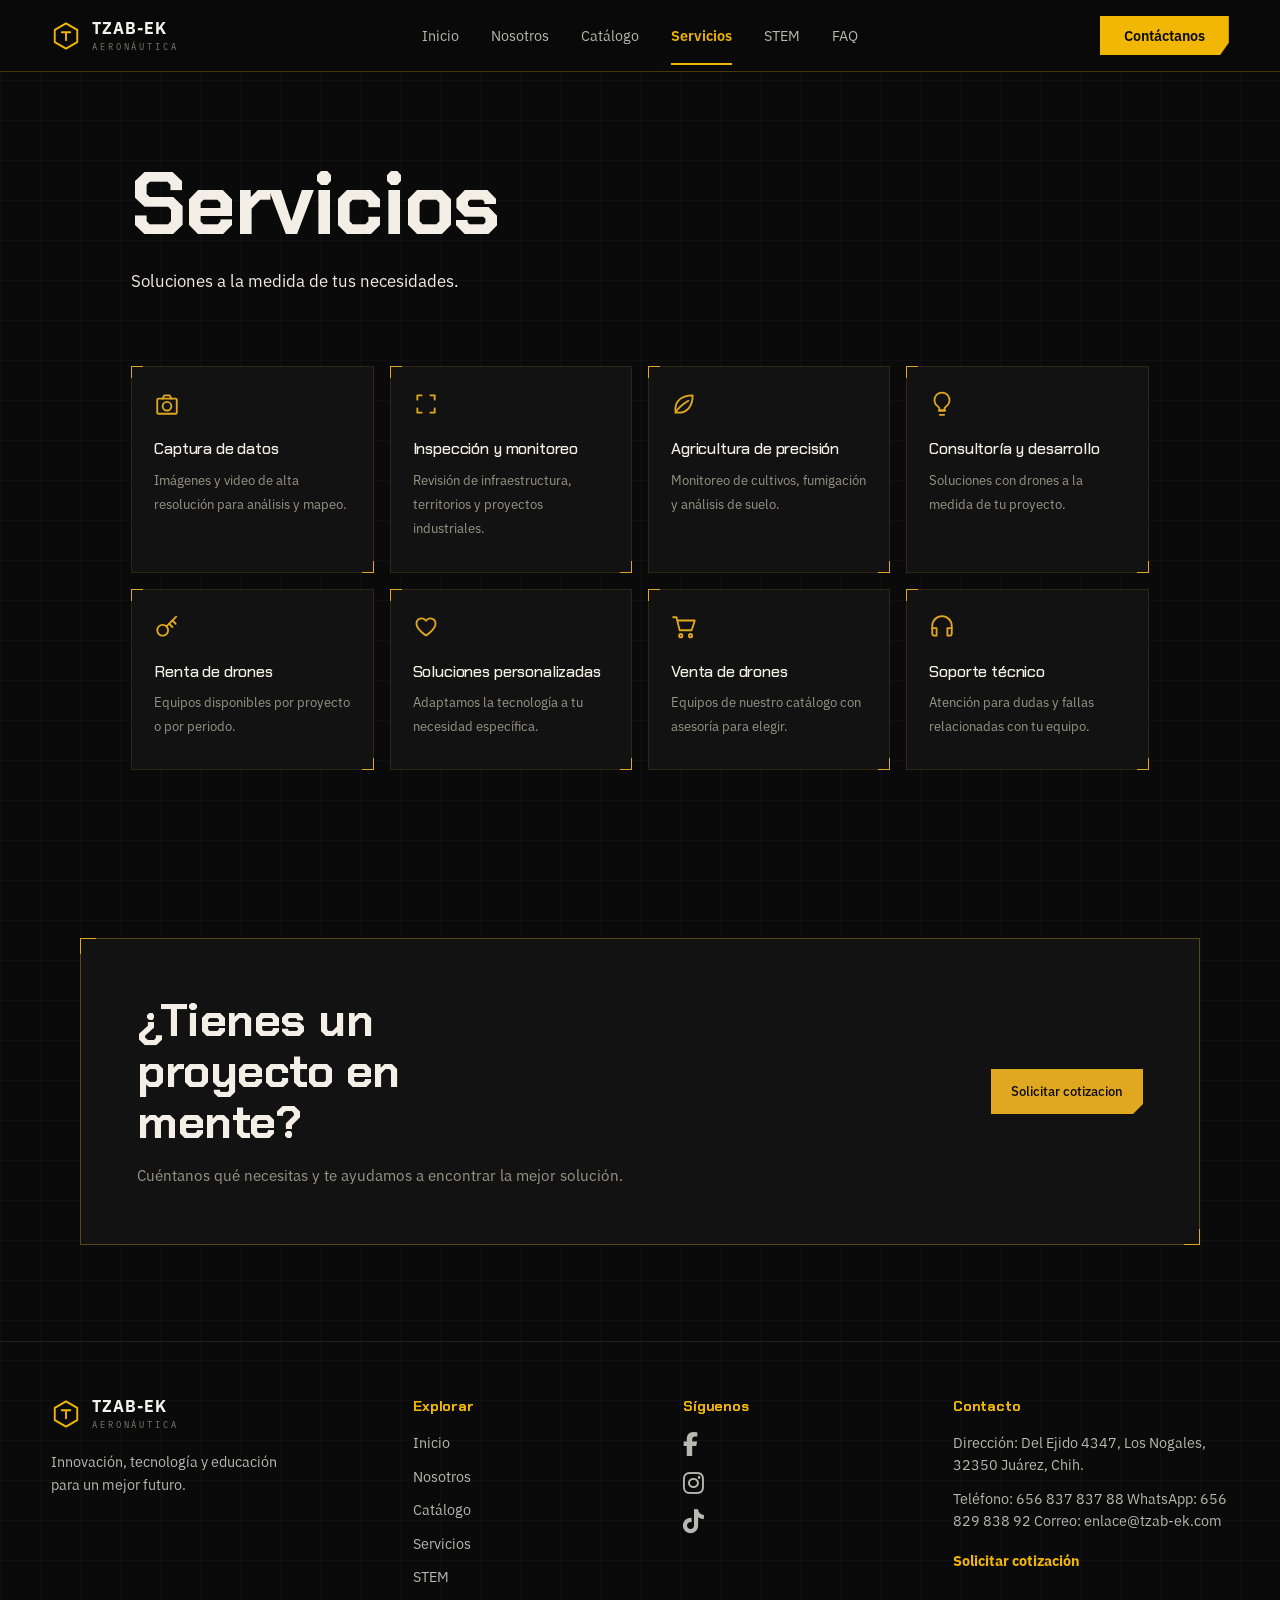
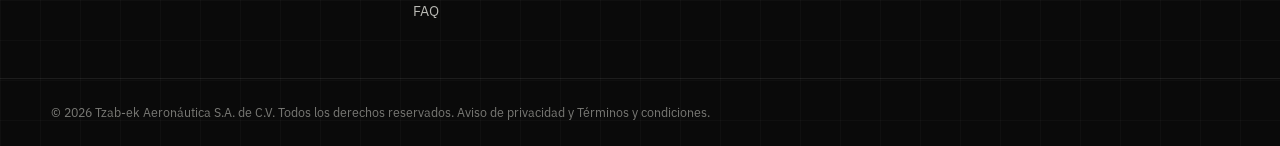
<file: servicios.html>
<!DOCTYPE html>
<html lang="es">

<head>
    <!-- Google Analytics (GA4) -->
    <script async src="https://www.googletagmanager.com/gtag/js?id=G-MC8RCMNTDD"></script>
    <script>
        window.dataLayer = window.dataLayer || [];
        function gtag() {dataLayer.push(arguments);}
        gtag('js', new Date());
        gtag('config', 'G-MC8RCMNTDD');
    </script>
    <meta charset="UTF-8">
    <meta name="viewport" content="width=device-width, initial-scale=1.0">
    <!-- Estilos: Font Awesome (iconos), CSS propio de la página y CSS compartido (header y footer) -->
    <link rel="stylesheet" href="https://cdnjs.cloudflare.com/ajax/libs/font-awesome/6.7.2/css/all.min.css">
    <link rel="stylesheet" href="css/servicios.css">
    <link rel="stylesheet" href="css/compartido.css">
    <title>Tzab-ek Aeronáutica</title>

    <!-- Scripts (defer: se ejecutan hasta que el HTML terminó de cargar) -->
    <script src="js/servicios.js" defer></script>
    <script src="js/menu.js" defer></script>
</head>

<body>
    <!-- ENCABEZADO: logotipo, menú de navegación y botón de contacto (igual en todas las páginas) -->
    <header>
        <a class="marca" href="index.html" aria-label="Tzab-ek Aeronáutica, inicio">
            <svg viewBox="0 0 32 32" aria-hidden="true">
                <path d="M16 2.5 28 9.5v13L16 29.5 4 22.5v-13z" />
                <path d="M11.5 12h9M16 12v8.5" />
            </svg>
            <span class="marca-texto">
                <strong>TZAB-EK</strong>
                <small>AERONÁUTICA</small>
            </span>
        </a>

        <!-- Menú principal: el enlace de la página actual lleva class="activo" y aria-current="page" -->
        <button type="button" class="menu-toggle" aria-label="Abrir menú" aria-expanded="false"
            aria-controls="menu-principal">
            <span></span><span></span><span></span>
        </button>

        <nav id="menu-principal" aria-label="Navegación principal">
            <a href="index.html">Inicio</a>
            <a href="nosotros.html">Nosotros</a>
            <a href="catalogo.html">Catálogo</a>
            <a href="servicios.html" class="activo" aria-current="page">Servicios</a>
            <a href="stem.html">STEM</a>
            <a href="faq.html">FAQ</a>
            <a class="btn btn-oro nav-contacto" href="contactanos.html">Contáctanos</a>
        </nav>

        <a class="btn btn-oro" href="contactanos.html">Contáctanos</a>
    </header>

    <!-- CONTENIDO PRINCIPAL: servicios que ofrece la empresa (se cargan desde json/servicios.json) -->
    <main>
        <!-- Título y tarjetas de servicios -->
        <section class="servicios">
            <div class="seccion1">
                <h1 id="titulo-servicios">Servicios</h1>
                <p id="descripcion-servicios">
                    Cargando información...
                </p>
            </div>

            <!-- Tarjetas de servicios: las genera servicios.js desde json/servicios.json -->
            <div class="seccion2" id="lista-servicios" aria-live="polite">
                <p>Cargando servicios...</p>
            </div>
        </section>
        <!-- Llamado a la acción: solicitar cotización -->
        <section id="cotizacion">
            <h2>¿Tienes un proyecto en mente?</h2>
            <p>Cuéntanos qué necesitas y te ayudamos a encontrar la mejor solución.</p>
            <a href="contactanos.html"><button>Solicitar cotizacion</button></a>
        </section>
    </main>
    <!-- PIE DE PÁGINA: se repite igual en todas las páginas -->
    <footer>
        <!-- Parte superior del footer: 4 columnas -->
        <section class="footer1">
            <!-- Columna 1: logotipo y lema -->
            <div class="uno">
                <a class="marca" href="index.html" aria-label="Tzab-ek Aeronáutica, inicio">
                    <svg viewBox="0 0 32 32" aria-hidden="true">
                        <path d="M16 2.5 28 9.5v13L16 29.5 4 22.5v-13z" />
                        <path d="M11.5 12h9M16 12v8.5" />
                    </svg>
                    <span class="marca-texto">
                        <strong>TZAB-EK</strong>
                        <small>AERONÁUTICA</small>
                    </span>
                </a>
                <p>Innovación, tecnología y educación para un mejor futuro.</p>
            </div>

            <!-- Columna 2: enlaces de navegación -->
            <div class="dos">
                <h5>Explorar</h5>
                <a href="index.html">Inicio</a>
                <a href="nosotros.html">Nosotros</a>
                <a href="catalogo.html">Catálogo</a>
                <a href="servicios.html">Servicios</a>
                <a href="stem.html">STEM</a>
                <a href="faq.html">FAQ</a>
            </div>

            <!-- Columna 3: redes sociales (iconos de Font Awesome) -->
            <div class="tres">
                <h5>Síguenos</h5>
                <a href="https://www.facebook.com/tzabekmx" target="_blank" rel="noopener noreferrer"
                    aria-label="Facebook">
                    <i class="fa-brands fa-facebook-f"></i>
                </a>

                <a href="https://www.instagram.com/tzabekmx?fbclid=IwY2xjawVVu3NleHRuA2FlbQIxMABwZG9mBWJyaWQRMFQ3TzdUcVRtUU0yYnhxM1BzcnRjBmFwcF9pZBAyMjIwMzkxNzg4MjAwODkyAAEfPRKUxfyBUL_nZuo1kjRflzGdtaO56T4GEnpe8-bxUjZwJsQqFAkJqUYihjc_aem_WPB5nO8CkviuIYMt_YEHsw"
                    target="_blank" rel="noopener noreferrer" aria-label="Instagram">
                    <i class="fa-brands fa-instagram"></i>
                </a>

                <a href="https://www.tiktok.com/@tzabekmx" target="_blank" rel="noopener noreferrer"
                    aria-label="TikTok">
                    <i class="fa-brands fa-tiktok"></i>
                </a>
            </div>

            <!-- Columna 4: datos de contacto y botón de cotización -->
            <div class="cuatro">
                <h5>Contacto</h5>
                <p>Dirección:
                    Del Ejido 4347, Los Nogales, 32350 Juárez, Chih.</p>
                <p>Teléfono: 656 837 837 88
                    WhatsApp: 656 829 838 92
                    Correo: enlace@tzab-ek.com</p>
                <a class="cta-footer" href="contactanos.html">Solicitar cotización</a>
            </div>
        </section>

        <!-- Barra inferior: derechos reservados -->
        <section class="fotter2">
            <p>© 2026 Tzab-ek Aeronáutica S.A. de C.V. Todos los derechos reservados. Aviso de privacidad y Términos y
                condiciones.</p>
        </section>
    </footer>
</body>

</html>
</file>
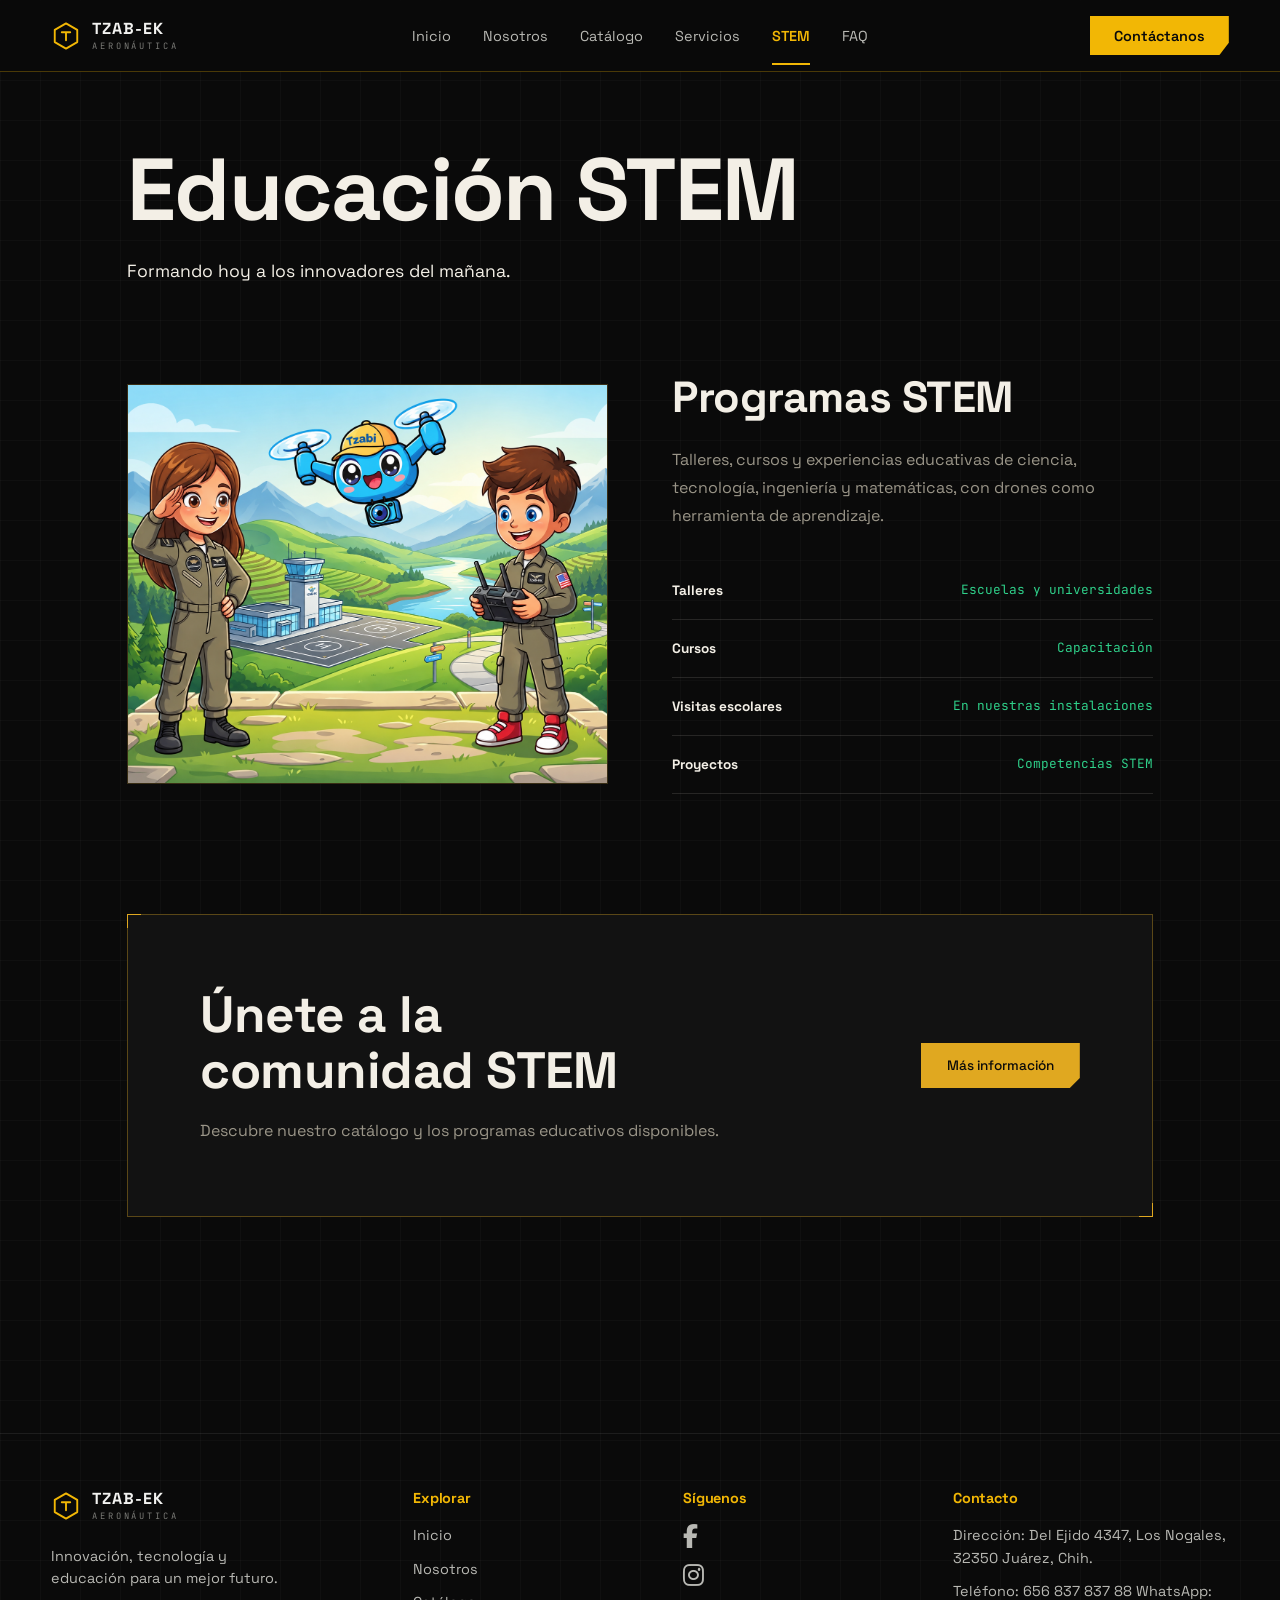
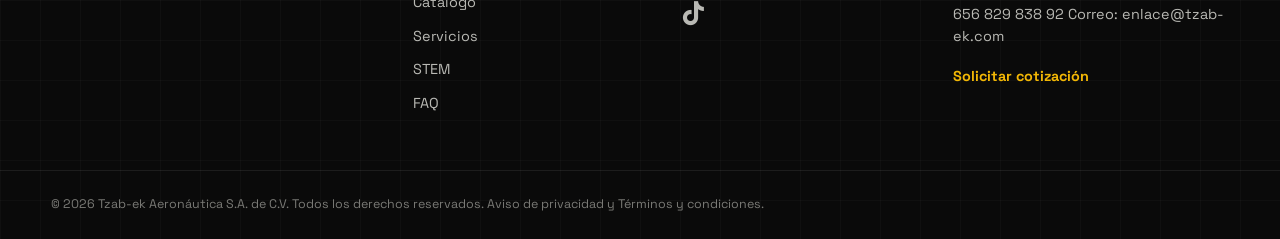
<file: STEM.html>
<!DOCTYPE html>
<html lang="es">
<head>
  <meta charset="UTF-8">
  <meta name="viewport" content="width=device-width, initial-scale=1.0">
  <!-- Estilos: Font Awesome (iconos), CSS propio de la página y CSS compartido (header y footer) -->
  <link rel="stylesheet" href="https://cdnjs.cloudflare.com/ajax/libs/font-awesome/6.7.2/css/all.min.css">
    <link rel="stylesheet" href="CSS/STEM.css">
    <link rel="stylesheet" href="CSS/Compartido.css">
    <title>Tzab-ek Aeronáutica</title>
    <script src="JS/menu.js" defer></script>
</head>
<body>
  <!-- ENCABEZADO: logotipo, menú de navegación y botón de contacto (igual en todas las páginas) -->
  <header>
        <a class="marca" href="index.html" aria-label="Tzab-ek Aeronáutica, inicio">
            <svg viewBox="0 0 32 32" aria-hidden="true">
                <path d="M16 2.5 28 9.5v13L16 29.5 4 22.5v-13z"/>
                <path d="M11.5 12h9M16 12v8.5"/>
            </svg>
            <span class="marca-texto">
                <strong>TZAB-EK</strong>
                <small>AERONÁUTICA</small>
            </span>
        </a>

        <!-- Menú principal: el enlace de la página actual lleva class="activo" y aria-current="page" -->
        <button type="button" class="menu-toggle" aria-label="Abrir menú" aria-expanded="false" aria-controls="menu-principal">
            <span></span><span></span><span></span>
        </button>

        <nav id="menu-principal" aria-label="Navegación principal">
            <a href="index.html" >Inicio</a>
            <a href="Nosotros.html">Nosotros</a>
            <a href="catalogo.html">Catálogo</a>
            <a href="Servicios.html">Servicios</a>
            <a href="STEM.html" class="activo" aria-current="page">STEM</a>
            <a href="FAQ.html">FAQ</a>
            <a class="btn btn-oro nav-contacto" href="contactanos.html">Contáctanos</a>
        </nav>

        <a class="btn btn-oro" href="contactanos.html">Contáctanos</a>
    </header>

  <!-- CONTENIDO PRINCIPAL: programas de educación STEM -->
  <main>
    <section>
        <!-- Título de la página -->
        <div class="seccion1">
            <h2>Educación STEM</h2>
            <p>Formando hoy a los innovadores del mañana.</p>
        </div>
        <!-- Programas STEM: imagen de la mascota Tzabi y tabla de actividades -->
        <div class="seccion2">
            <div class="imagen1">
                <img src="img/Droncito Tzabi sobre el valle.png" alt="Tzabi, el droncito mascota de Tzab-ek, vuela sobre un valle junto a dos jóvenes pilotos">
            </div>
            <div class="texto1">
                <h3>Programas STEM</h3>
                <p>Talleres, cursos y experiencias educativas de ciencia, tecnología, ingeniería y matemáticas, con drones como herramienta de aprendizaje.</p>
                <table>
                    <tr><td>Talleres</td><td>Escuelas y universidades</td></tr>
                    <tr><td>Cursos</td><td>Capacitación</td></tr>
                    <tr><td>Visitas escolares</td><td>En nuestras instalaciones</td></tr>
                    <tr><td>Proyectos</td><td>Competencias STEM</td></tr>
                </table>
            </div>
        </div>
        <!-- Llamado a la acción: más información -->
        <div class="seccion3">
            <div class="texto">
                <h3>Únete a la comunidad STEM</h3>
                <p>Descubre nuestro catálogo y los programas educativos disponibles.</p>
            </div>
            <div class="boton">
                <a href="contactanos.html"><button>Más información</button></a>
            </div>
        </div>
    </section>
  </main>


   <!-- PIE DE PÁGINA: se repite igual en todas las páginas -->
   <footer>
        <!-- Parte superior del footer: 4 columnas -->
        <section class="footer1">
            <!-- Columna 1: logotipo y lema -->
            <div class="uno">
                <a class="marca" href="index.html" aria-label="Tzab-ek Aeronáutica, inicio">
                    <svg viewBox="0 0 32 32" aria-hidden="true">
                        <path d="M16 2.5 28 9.5v13L16 29.5 4 22.5v-13z"/>
                        <path d="M11.5 12h9M16 12v8.5"/>
                    </svg>
                    <span class="marca-texto">
                        <strong>TZAB-EK</strong>
                        <small>AERONÁUTICA</small>
                    </span>
                </a>
                <p>Innovación, tecnología y educación para un mejor futuro.</p>
            </div>

            <!-- Columna 2: enlaces de navegación -->
            <div class="dos">
                <h5>Explorar</h5>
                <a href="index.html">Inicio</a>
                <a href="Nosotros.html">Nosotros</a>
                <a href="catalogo.html">Catálogo</a>
                <a href="Servicios.html">Servicios</a>
                <a href="STEM.html">STEM</a>
                <a href="FAQ.html">FAQ</a>
            </div>

            <!-- Columna 3: redes sociales (iconos de Font Awesome) -->
            <div class="tres">
                <h5>Síguenos</h5>
                <a href="https://www.facebook.com/tzabekmx" target="_blank" rel="noopener noreferrer"
       aria-label="Facebook">
        <i class="fa-brands fa-facebook-f"></i> 
    </a>

    <a href="https://www.instagram.com/tzabekmx?fbclid=IwY2xjawVVu3NleHRuA2FlbQIxMABwZG9mBWJyaWQRMFQ3TzdUcVRtUU0yYnhxM1BzcnRjBmFwcF9pZBAyMjIwMzkxNzg4MjAwODkyAAEfPRKUxfyBUL_nZuo1kjRflzGdtaO56T4GEnpe8-bxUjZwJsQqFAkJqUYihjc_aem_WPB5nO8CkviuIYMt_YEHsw" target="_blank" rel="noopener noreferrer"
       aria-label="Instagram">
        <i class="fa-brands fa-instagram"></i> 
    </a>

    <a href="https://www.tiktok.com/@tzabekmx" target="_blank" rel="noopener noreferrer"
       aria-label="TikTok">
        <i class="fa-brands fa-tiktok"></i>
    </a>
            </div>

            <!-- Columna 4: datos de contacto y botón de cotización -->
            <div class="cuatro">
                <h5>Contacto</h5>
                <p>Dirección:
                    Del Ejido 4347, Los Nogales, 32350 Juárez, Chih.</p>
                <p>Teléfono: 656 837 837 88
                    WhatsApp: 656 829 838 92
                    Correo: enlace@tzab-ek.com</p>
                <a class="cta-footer" href="contactanos.html">Solicitar cotización</a>
            </div>
        </section>

        <!-- Barra inferior: derechos reservados -->
        <section class="fotter2">
            <p>© 2026 Tzab-ek Aeronáutica S.A. de C.V. Todos los derechos reservados. Aviso de privacidad y Términos y condiciones.</p>
        </section>
    </footer>
</body>
</html>
</file>
<file: CSS/Index.css>
/* ==========================================================
   TZAB-EK AERONÁUTICA · Inicio (Index.html)
   Hero, tarjetas de propósito, ¿quiénes somos?, carrusel de catálogo,
   caja de cotización y animaciones del dron (dibujado por Drone.js).
   ========================================================== */

/* ---------- Hero ---------- */
#inicio{
  display:grid;
  grid-template-columns:1.05fr .95fr;
  align-items:center;
  gap:3rem;
  padding-top:4rem;
}
.hero-texto h1{
  font-size:clamp(2.6rem, 5.4vw, 4rem);
  line-height:1.12;
}
.hero-texto h1 span{ display:block; color:var(--gold); }
.hero-texto p{
  color:var(--text-dim);
  max-width:44ch;
  margin-block:1.75rem 2rem;
  font-size:1.05rem;
}
.acciones{ display:flex; gap:1rem; flex-wrap:wrap; }

/* ---------- Tecnología con propósito ---------- */
#proposito h2{
  font-size:clamp(1.9rem, 3.4vw, 2.6rem);
  margin-bottom:1rem;
}
#proposito > p{
  color:var(--text-dim);
  max-width:56ch;
  margin-bottom:2.5rem;
}

.tarjetas{
  display:grid;
  grid-template-columns:repeat(4, 1fr);
  gap:1.25rem;
}
.tarjeta{
  position:relative;
  background:var(--panel);
  border:1px solid rgba(53,211,153,.14);
  border-radius:var(--radius);
  padding:1.5rem 1.4rem;
}
.tarjeta::before,
.tarjeta::after,
.tarjeta-dron::before,
.tarjeta-dron::after,
.cotizacion-caja::before,
.cotizacion-caja::after{
  content:"";
  position:absolute;
  width:16px; height:16px;
  border:0 solid var(--gold);
  pointer-events:none;
}
.tarjeta::before,
.tarjeta-dron::before,
.cotizacion-caja::before{
  top:-1px; left:-1px;
  border-top-width:2px;
  border-left-width:2px;
}
.tarjeta::after,
.tarjeta-dron::after,
.cotizacion-caja::after{
  bottom:-1px; right:-1px;
  border-bottom-width:2px;
  border-right-width:2px;
}
.tarjeta i{
  display:block;
  color:var(--gold);
  font-size:1.35rem;
  margin-bottom:1.1rem;
}
.tarjeta h5{ font-size:1.05rem; margin-bottom:.6rem; }
.tarjeta p{ color:var(--text-faint); font-size:.92rem; }

/* ---------- ¿Quiénes somos? ---------- */
#somos{
  display:grid;
  grid-template-columns:.9fr 1.1fr;
  align-items:center;
  gap:3rem;
  padding-block:6rem;
}
.somos-visual{ display:flex; justify-content:center; }
.somos-texto h2{
  font-size:clamp(1.9rem, 3.4vw, 2.6rem);
  margin-bottom:1.1rem;
}
.somos-texto h4{
  font-weight:500;
  font-size:1.1rem;
  line-height:1.5;
  margin-bottom:1.1rem;
  max-width:46ch;
}
.somos-texto p{
  color:var(--text-dim);
  max-width:52ch;
  margin-bottom:1.5rem;
}

/* ---------- Catálogo ---------- */
.seccion1{
  display:flex;
  align-items:flex-end;
  justify-content:space-between;
  gap:1rem;
  margin-bottom:2.5rem;
}
#catalogo h2{
  font-size:clamp(1.9rem, 3.4vw, 2.6rem);
  margin-bottom:.6rem;
}
.seccion1 p{ color:var(--text-dim); }


/* ---------- Carrusel del catálogo ---------- */

/* Contenedor en 3 columnas: flecha izquierda | pista | flecha derecha */
.carrusel{
  display:grid;
  grid-template-columns:auto minmax(0, 1fr) auto;
  align-items:center;
  gap:.75rem;
}

/* Pista: fila horizontal de tarjetas con desplazamiento lateral.
   scroll-snap hace que cada tarjeta se detenga alineada al borde.
   --por-vista = cuántas tarjetas se ven a la vez (cambia en los media queries). */
.carrusel-pista{
  --por-vista:3;
  --espacio:1.5rem;
  display:flex;
  gap:var(--espacio);
  padding:4px;
  overflow-x:auto;
  scroll-snap-type:x mandatory;
  scroll-padding:4px;
  scroll-behavior:smooth;
  overscroll-behavior-x:contain;
  scrollbar-width:none;
}
.carrusel-pista::-webkit-scrollbar{ display:none; }
.carrusel-pista:focus-visible{ outline:2px solid var(--gold); outline-offset:2px; }

/* Cada tarjeta ocupa 1/--por-vista del ancho, descontando los espacios entre tarjetas */
.carrusel-pista > .tarjeta-dron{
  flex:0 0 calc((100% - (var(--por-vista) - 1) * var(--espacio)) / var(--por-vista));
  scroll-snap-align:start;
}

/* Flechas anterior / siguiente */
.carrusel-btn{
  display:grid;
  place-items:center;
  width:44px;
  height:44px;
  color:var(--gold);
  background:var(--panel);
  border:1px solid var(--gold-line);
  border-radius:var(--radius);
  cursor:pointer;
  transition:background .15s ease, color .15s ease, border-color .15s ease;
}
.carrusel-btn:hover{ background:var(--gold); color:#0a0a0a; border-color:var(--gold); }
.carrusel-btn:focus-visible{ outline:2px solid var(--gold); outline-offset:3px; }
.carrusel-btn[hidden]{ display:none; }

/* Tarjetas de dron (dentro de la pista) */
#contenedor-drones .tarjeta-dron {
    display: block;
    text-decoration: none;
    color: inherit;
    cursor: pointer;
}

#contenedor-drones .tarjeta-dron:hover {
    text-decoration: none;
}

#contenedor-drones .tarjeta-dron:focus-visible {
    outline: 3px solid #D6A343;
    outline-offset: 4px;
}
.tarjeta-dron{
  position:relative;
  background:var(--panel);
  border:1px solid var(--line);
  border-radius:var(--radius);
  padding:1.25rem;
}

.imagen-dron,
.imagen-no-disponible{
  width:100%;
  aspect-ratio:4/3;
  object-fit:cover;
  object-position:center top; /* los carteles se recortan desde arriba (nombre + dron) */
  border:1px solid var(--line);
  background-color:#0d0d0d;
  background-image:
    linear-gradient(rgba(255,255,255,.04) 1px, transparent 1px),
    linear-gradient(90deg, rgba(255,255,255,.04) 1px, transparent 1px);
  background-size:20px 20px;
}
.imagen-no-disponible{
  display:flex;
  align-items:center;
  justify-content:center;
  color:var(--text-faint);
  font-size:.85rem;
}
.imagen-no-disponible .drone-svg{ width:82%; opacity:.6; }

.contenido-tarjeta{ padding:1.25rem 0 .25rem; }

.categoria-dron{
  display:inline-block;
  font-family:var(--font-mono);
  font-size:.72rem;
  color:var(--green);
  border:1px solid var(--green-dim);
  border-radius:2px;
  padding:.2em .6em;
  margin-bottom:.9rem;
}
.contenido-tarjeta h3{ font-size:1.2rem; margin-bottom:.5rem; }
.descripcion-dron{
  color:var(--text-faint);
  font-size:.9rem;
  /* máximo 2 líneas para que todas las tarjetas midan igual */
  display:-webkit-box;
  -webkit-line-clamp:2;
  line-clamp:2;
  -webkit-box-orient:vertical;
  overflow:hidden;
}

.mensaje-catalogo{
  flex:0 0 100%;
  text-align:center;
  color:var(--text-faint);
  padding:2.5rem 1rem;
  border:1px dashed var(--line-strong);
  border-radius:var(--radius);
}
.mensaje-error{ color:#e8674a; }

/* ---------- Cotización ---------- */
.cotizacion-caja{
  position:relative;
  display:flex;
  align-items:center;
  justify-content:space-between;
  gap:2rem;
  flex-wrap:wrap;
  background:var(--panel);
  border:1px solid var(--gold-line);
  border-radius:var(--radius);
  padding:3.5rem clamp(1.5rem, 5vw, 4rem);
}
.cotizacion-caja::before,
.cotizacion-caja::after{ width:20px; height:20px; }
.cotizacion-texto h2{
  font-size:clamp(1.9rem, 3.4vw, 2.6rem);
  max-width:14ch;
}
.cotizacion-texto p{
  color:var(--text-dim);
  margin-top:1rem;
  max-width:44ch;
}


/* ============================================================
   Dron (drone.js)
   .drone-stage[data-drone="vuelo"]  → dron con movimiento + telemetría
   .drone-stage[data-drone="radar"]  → radar con barrido
   ============================================================ */

.drone-stage{
  position:relative;
  width:100%;
  aspect-ratio:1/1;
  max-width:420px;
  margin-inline:auto;
  display:flex;
  align-items:center;
  justify-content:center;
  background:radial-gradient(circle closest-side, rgba(242,183,5,.10), transparent 75%);
}

/* anillos (hero) */
.drone-stage::before,
.drone-stage::after{
  content:"";
  position:absolute;
  border-radius:50%;
}
.drone-stage::before{
  inset:0;
  border:1px dashed var(--gold-line);
}
.drone-stage::after{
  inset:12.5%;
  border:1px solid rgba(53,211,153,.4);
}

/* cruz central */
.drone-stage .cruz{ position:absolute; inset:0; }
.drone-stage .cruz::before,
.drone-stage .cruz::after{
  content:"";
  position:absolute;
  background:var(--line);
}
.drone-stage .cruz::before{ left:0; right:0; top:50%; height:1px; }
.drone-stage .cruz::after{ top:0; bottom:0; left:50%; width:1px; }

/* SVG del dron */
.drone-svg{
  fill:none;
  stroke:currentColor;
  stroke-width:2;
  stroke-linecap:round;
  stroke-linejoin:round;
  color:var(--gold);
  overflow:visible;
}
.drone-svg .cuerpo{ fill:#0e0e0e; }
.drone-svg .punto{ fill:currentColor; stroke:none; }
.drone-svg .aro{ opacity:.7; }

.drone-stage .drone-svg{
  position:relative;
  z-index:2;
  width:80%;
  height:auto;
  filter:drop-shadow(0 0 14px rgba(242,183,5,.25));
}
.drone-stage .drone-svg.float{ animation:drone-float 4.5s ease-in-out infinite; }

@keyframes drone-float{
  0%,100%{ transform:translateY(0); }
  50%{ transform:translateY(-10px); }
}

.drone-svg .rotor{
  transform-box:fill-box;
  transform-origin:center;
  animation:rotor-spin .6s linear infinite;
}
.drone-svg .rotor.quieto{ animation:none; }

@keyframes rotor-spin{ to{ transform:rotate(360deg); } }

/* ---- Variante radar ---- */
.drone-stage.radar{
  overflow:hidden; /* el barrido giratorio no debe sobresalir y causar scroll horizontal */
  max-width:400px;
  border-radius:50%;
  border:1px solid var(--line);
  background:
    repeating-radial-gradient(circle closest-side, transparent 0 19.2%, rgba(53,211,153,.28) 19.2% 20%),
    radial-gradient(circle closest-side, #1b1e1c, #131413);
}
.drone-stage.radar::before{ border:1px solid rgba(53,211,153,.28); inset:0; }
.drone-stage.radar::after{ display:none; }
.drone-stage.radar .drone-svg{ width:80%; filter:none; }

.drone-stage .barrido{
  position:absolute;
  inset:0;
  border-radius:50%;
  background:conic-gradient(from 0deg, rgba(53,211,153,.38), transparent 26%);
  animation:radar-sweep 6s linear infinite;
  mix-blend-mode:screen;
}
@keyframes radar-sweep{ to{ transform:rotate(360deg); } }

/* ---- Telemetría (hero) ---- */
.drone-telemetry{
  position:absolute;
  inset:0;
  z-index:3;
  pointer-events:none;
  font-family:var(--font-mono);
  font-size:.7rem;
  color:var(--text-faint);
  text-transform:uppercase;
}
.drone-telemetry > div{ position:absolute; line-height:1.3; }
.drone-telemetry span{
  display:block;
  margin-top:.25rem;
  font-size:.8rem;
  text-transform:none;
}
.t-pos{ top:0; left:0; }
.t-alt{ top:0; right:0; text-align:right; }
.t-bat{ bottom:0; left:0; }
.t-senal{ bottom:0; right:0; text-align:right; }

.t-pos span, .t-alt span{ color:var(--gold); }
.t-bat span, .t-senal span{ color:var(--green); }
.t-senal span::before{
  content:"";
  display:inline-block;
  width:6px; height:6px;
  border-radius:50%;
  background:var(--green);
  margin-right:.4em;
  box-shadow:0 0 6px var(--green);
}

/* ---------- Responsive ---------- */
@media (max-width:900px){
  #inicio,
  #somos{ grid-template-columns:1fr; }

  .tarjetas{ grid-template-columns:repeat(2, 1fr); }
  .carrusel-pista{ --por-vista:2; }
  footer .footer1{ grid-template-columns:1fr 1fr; }
  .drone-stage{ margin-top:1rem; }
}

@media (max-width:560px){
  .tarjetas,
  footer .footer1{ grid-template-columns:1fr; }
  .seccion1{ flex-direction:column; align-items:flex-start; }
  .carrusel-pista{ --por-vista:1; }
  .carrusel{ gap:.4rem; }
  .carrusel-btn{ width:36px; height:36px; }
}

@media (prefers-reduced-motion: reduce){
  .drone-stage .drone-svg.float,
  .drone-svg .rotor,
  .drone-stage .barrido{ animation:none; }
  .carrusel-pista{ scroll-behavior:auto; }
}
</file>
<file: CSS/Compartido.css>
/* ============================================================
   Tzab-ek Aeronáutica — Compartido.css
   Estilos que usan TODAS las páginas: variables, reset, botones, header y footer.
   ============================================================ */

@import url('https://fonts.googleapis.com/css2?family=Space+Grotesk:wght@400;500;600;700&family=JetBrains+Mono:wght@400;500;600&display=swap');

/* Variables globales: colores, radio de borde, márgenes y tipografías.
   Se usan en todo el sitio con var(--nombre). Para cambiar la paleta basta editar aquí. */
:root{
  --bg:            #0a0a0a;
  --panel:         #141414;
  --line:          rgba(255,255,255,.08);
  --line-strong:   rgba(255,255,255,.14);

  --text:          #f2f2f0;
  --text-dim:      #b9b9b4;
  --text-faint:    #7a7a76;

  --gold:          #f2b705;
  --gold-dim:      #c99a04;
  --gold-line:     rgba(242,183,5,.28);
  --green:         #35d399;
  --green-dim:     #1f8f68;

  --radius:        4px;
  --gutter:        clamp(1.25rem, 4vw, 4rem);

  --font-head:     'Space Grotesk', 'Segoe UI', sans-serif;
  --font-body:     'Space Grotesk', 'Segoe UI', sans-serif;
  --font-mono:     'JetBrains Mono', 'Courier New', monospace;
}

/* ---------- Reset ---------- */
*,*::before,*::after{ box-sizing:border-box; margin:0; padding:0; }
html{ scroll-behavior:smooth; }

/* Cuerpo de la página: fondo oscuro con una cuadrícula tenue dibujada con gradientes */
body{
  background:var(--bg);
  color:var(--text);
  font-family:var(--font-body);
  line-height:1.55;
  -webkit-font-smoothing:antialiased;
  background-image:
    linear-gradient(rgba(255,255,255,.025) 1px, transparent 1px),
    linear-gradient(90deg, rgba(255,255,255,.025) 1px, transparent 1px);
  background-size:40px 40px;
}

img{ max-width:100%; display:block; }
a{ color:inherit; text-decoration:none; }
ul{ list-style:none; }
h1,h2,h3,h4,h5{ font-family:var(--font-head); font-weight:700; line-height:1.15; letter-spacing:-.01em; }

a:focus-visible{ outline:2px solid var(--gold); outline-offset:3px; }

/* ---------- Botones (todos son <a class="btn ...">) ---------- */
/* Botón base. clip-path recorta la esquina inferior derecha */
.btn{
  display:inline-block;
  padding:.8em 1.6em;
  border:1px solid transparent;
  font-weight:600;
  font-size:.9rem;
  line-height:1;
  white-space:nowrap;
  /* esquina inferior derecha recortada, como en el diseño */
  clip-path:polygon(0 0, 100% 0, 100% 68%, 93% 100%, 0 100%);
  transition:background .15s ease, border-color .15s ease, transform .15s ease;
}
/* Variante dorada (botón principal) */
.btn-oro{
  background:var(--gold);
  color:#0a0a0a;
  border-color:var(--gold);
}
.btn-oro:hover{
  background:var(--gold-dim);
  border-color:var(--gold-dim);
  transform:translateY(-1px);
}
/* Variante con borde verde (botón secundario) */
.btn-borde{
  background:transparent;
  color:var(--green);
  border-color:var(--green-dim);
}
.btn-borde:hover{
  background:rgba(53,211,153,.08);
  border-color:var(--green);
}

/* ---------- Secciones ---------- */
main > section{
  padding-inline:var(--gutter);
  padding-block:4.5rem;
}

/* ---------- Header ---------- */
header{
  position:sticky;
  top:0;
  z-index:50;
  display:grid;
  grid-template-columns:1fr auto 1fr;
  align-items:center;
  gap:1rem;
  padding:1rem var(--gutter);
  background:rgba(10,10,10,.88);
  backdrop-filter:blur(8px);
  border-bottom:1px solid var(--gold-line);
}
header > .btn{ justify-self:end; }

/* Logotipo: icono SVG + texto "TZAB-EK AERONÁUTICA" */
.marca{
  display:inline-flex;
  align-items:center;
  gap:.7rem;
  color:var(--text);
}
.marca svg{
  width:30px; height:30px;
  fill:none;
  stroke:var(--gold);
  stroke-width:2;
  stroke-linecap:round;
  stroke-linejoin:round;
}
.marca-texto{ display:flex; flex-direction:column; line-height:1.1; }
.marca-texto strong{ font-size:1rem; letter-spacing:.06em; }
.marca-texto small{
  font-family:var(--font-mono);
  font-size:.55rem;
  letter-spacing:.32em;
  color:var(--text-faint);
  margin-top:.25rem;
}

/* Menú de navegación del header; el enlace activo se resalta en dorado con una línea inferior */
header nav{
  display:flex;
  align-items:center;
  gap:2rem;
  font-size:.9rem;
  color:var(--text-dim);
}
header nav a{ position:relative; transition:color .15s ease; }
header nav a:hover{ color:var(--text); }
header nav a.activo{ color:var(--gold); font-weight:600; }
header nav a.activo::after{
  content:"";
  position:absolute;
  left:0; right:0; bottom:-1.15rem;
  height:2px;
  background:var(--gold);
}

/* ---------- Footer ---------- */
footer{
  margin-top:3rem;
  border-top:1px solid var(--line);
}
/* Parte superior del footer: cuadrícula de 4 columnas */
footer .footer1{
  display:grid;
  grid-template-columns:1.4fr 1fr 1fr 1.2fr;
  gap:2.5rem;
  padding:3.5rem var(--gutter);
}
footer .uno p{
  color:var(--text-dim);
  font-size:.9rem;
  margin-top:1rem;
  max-width:28ch;
}
footer h5{
  font-size:.9rem;
  color:var(--gold);
  margin-bottom:.4rem;
}



footer .dos,
footer .tres,
footer .cuatro{
  display:flex;
  flex-direction:column;
  align-items:flex-start;
  gap:.7rem;
  font-size:.9rem;
  color:var(--text-dim);
}
footer .dos a:hover,
footer .tres a:hover{ color:var(--gold); }
footer .cta-footer{ color:var(--gold); font-weight:700; margin-top:.4rem; }

/* Barra inferior del footer con los derechos reservados */
.fotter2{
  border-top:1px solid var(--line);
  padding:1.5rem var(--gutter);
}
.fotter2 p{ font-size:.78rem; color:var(--text-faint); }



footer .tres a i{
    
    text-align: center;
}

/* Tamaño de los iconos de redes sociales del footer */
footer .tres a i {
    font-size: 1.5rem;
    
}


/* ============================================================
   MENÚ HAMBURGUESA + RESPONSIVO COMPARTIDO (todas las páginas)
   El botón .menu-toggle y el enlace .nav-contacto solo se ven en pantallas chicas.
   JS/menu.js agrega/quita la clase .abierto en el <nav>.
   ============================================================ */
.menu-toggle,
header nav a.nav-contacto{ display:none; }

@media (max-width:900px){
  header{
    grid-template-columns:1fr auto;
    padding-block:.8rem;
  }
  /* el botón Contáctanos del header pasa dentro del menú desplegable */
  header > .btn{ display:none; }

  .menu-toggle{
    display:inline-flex;
    flex-direction:column;
    justify-content:center;
    gap:5px;
    width:44px;
    height:44px;
    padding:0 11px;
    background:transparent;
    border:1px solid var(--gold-line);
    border-radius:var(--radius);
    cursor:pointer;
  }
  .menu-toggle span{
    display:block;
    height:2px;
    background:var(--gold);
    border-radius:2px;
    transition:transform .2s ease, opacity .2s ease;
  }
  .menu-toggle:focus-visible{ outline:2px solid var(--gold); outline-offset:3px; }
  /* las 3 rayitas se convierten en una X al abrir */
  .menu-toggle[aria-expanded="true"] span:nth-child(1){ transform:translateY(7px) rotate(45deg); }
  .menu-toggle[aria-expanded="true"] span:nth-child(2){ opacity:0; }
  .menu-toggle[aria-expanded="true"] span:nth-child(3){ transform:translateY(-7px) rotate(-45deg); }

  /* panel desplegable bajo el header */
  header nav{
    display:none;
    position:absolute;
    top:100%;
    left:0;
    right:0;
    flex-direction:column;
    align-items:stretch;
    gap:0;
    padding:.5rem var(--gutter) 1.5rem;
    max-height:calc(100vh - 4.5rem);
    max-height:calc(100dvh - 4.5rem);
    overflow-y:auto;
    background:#0a0a0a;
    border-bottom:1px solid var(--gold-line);
    font-size:1rem;
  }
  header nav.abierto{ display:flex; }
  header nav a{
    padding:.95rem 0;
    border-bottom:1px solid var(--line);
  }
  header nav a.activo::after{ display:none; }
  header nav a.nav-contacto{
    display:block;
    margin-top:1.25rem;
    padding:.95rem 1.6rem;
    text-align:center;
    color:#0a0a0a;
    border:1px solid var(--gold);
  }
  header nav a.nav-contacto:hover{ color:#0a0a0a; }

  main > section{ padding-block:3rem; }
  footer .footer1{ grid-template-columns:1fr 1fr; padding-block:2.5rem; }
}

@media (max-width:560px){
  footer .footer1{ grid-template-columns:1fr; gap:2rem; }
  .fotter2 p{ font-size:.72rem; }
}
</file>
<file: css/index.css>
/* ==========================================================
   TZAB-EK AERONÁUTICA · Inicio (index.html)
   Hero, tarjetas de propósito, ¿quiénes somos?, carrusel de catálogo,
   caja de cotización y animaciones del dron (dibujado por drone.js).
   ========================================================== */

/* ---------- Hero ---------- */
#inicio{
  display:grid;
  grid-template-columns:1.05fr .95fr;
  align-items:center;
  gap:3rem;
  padding-top:4rem;
}
.hero-texto h1{
  font-size:clamp(2.6rem, 5.4vw, 4rem);
  line-height:1.12;
}
.hero-texto h1 span{ display:block; color:var(--gold); }
.hero-texto p{
  color:var(--text-dim);
  max-width:44ch;
  margin-block:1.75rem 2rem;
  font-size:1.05rem;
}
.acciones{ display:flex; gap:1rem; flex-wrap:wrap; }

/* ---------- Tecnología con propósito ---------- */
#proposito h2{
  font-size:clamp(1.9rem, 3.4vw, 2.6rem);
  margin-bottom:1rem;
}
#proposito > p{
  color:var(--text-dim);
  max-width:56ch;
  margin-bottom:2.5rem;
}

.tarjetas{
  display:grid;
  grid-template-columns:repeat(4, 1fr);
  gap:1.25rem;
}
.tarjeta{
  position:relative;
  background:var(--panel);
  border:1px solid rgba(53,211,153,.14);
  border-radius:var(--radius);
  padding:1.5rem 1.4rem;
}
.tarjeta::before,
.tarjeta::after,
.tarjeta-dron::before,
.tarjeta-dron::after,
.cotizacion-caja::before,
.cotizacion-caja::after{
  content:"";
  position:absolute;
  width:16px; height:16px;
  border:0 solid var(--gold);
  pointer-events:none;
}
.tarjeta::before,
.tarjeta-dron::before,
.cotizacion-caja::before{
  top:-1px; left:-1px;
  border-top-width:2px;
  border-left-width:2px;
}
.tarjeta::after,
.tarjeta-dron::after,
.cotizacion-caja::after{
  bottom:-1px; right:-1px;
  border-bottom-width:2px;
  border-right-width:2px;
}
.tarjeta i{
  display:block;
  color:var(--gold);
  font-size:1.35rem;
  margin-bottom:1.1rem;
}
.tarjeta h5{ font-size:1.05rem; margin-bottom:.6rem; }
.tarjeta p{ color:var(--text-faint); font-size:.92rem; }

/* ---------- ¿Quiénes somos? ---------- */
#somos{
  display:grid;
  grid-template-columns:.9fr 1.1fr;
  align-items:center;
  gap:3rem;
  padding-block:6rem;
}
.somos-visual{ display:flex; justify-content:center; }
.somos-texto h2{
  font-size:clamp(1.9rem, 3.4vw, 2.6rem);
  margin-bottom:1.1rem;
}
.somos-texto h4{
  font-weight:500;
  font-size:1.1rem;
  line-height:1.5;
  margin-bottom:1.1rem;
  max-width:46ch;
}
.somos-texto p{
  color:var(--text-dim);
  max-width:52ch;
  margin-bottom:1.5rem;
}

/* ---------- Catálogo ---------- */
.seccion1{
  display:flex;
  align-items:flex-end;
  justify-content:space-between;
  gap:1rem;
  margin-bottom:2.5rem;
}
#catalogo h2{
  font-size:clamp(1.9rem, 3.4vw, 2.6rem);
  margin-bottom:.6rem;
}
.seccion1 p{ color:var(--text-dim); }


/* ---------- Carrusel del catálogo ---------- */

/* Contenedor en 3 columnas: flecha izquierda | pista | flecha derecha */
.carrusel{
  display:grid;
  grid-template-columns:auto minmax(0, 1fr) auto;
  align-items:center;
  gap:.75rem;
}

/* Pista: fila horizontal de tarjetas con desplazamiento lateral.
   scroll-snap hace que cada tarjeta se detenga alineada al borde.
   --por-vista = cuántas tarjetas se ven a la vez (cambia en los media queries). */
.carrusel-pista{
  --por-vista:3;
  --espacio:1.5rem;
  display:flex;
  gap:var(--espacio);
  padding:4px;
  overflow-x:auto;
  scroll-snap-type:x mandatory;
  scroll-padding:4px;
  scroll-behavior:smooth;
  overscroll-behavior-x:contain;
  scrollbar-width:none;
}
.carrusel-pista::-webkit-scrollbar{ display:none; }
.carrusel-pista:focus-visible{ outline:2px solid var(--gold); outline-offset:2px; }

/* Cada tarjeta ocupa 1/--por-vista del ancho, descontando los espacios entre tarjetas */
.carrusel-pista > .tarjeta-dron{
  flex:0 0 calc((100% - (var(--por-vista) - 1) * var(--espacio)) / var(--por-vista));
  scroll-snap-align:start;
}

/* Flechas anterior / siguiente */
.carrusel-btn{
  display:grid;
  place-items:center;
  width:44px;
  height:44px;
  color:var(--gold);
  background:var(--panel);
  border:1px solid var(--gold-line);
  border-radius:var(--radius);
  cursor:pointer;
  transition:background .15s ease, color .15s ease, border-color .15s ease;
}
.carrusel-btn:hover{ background:var(--gold); color:#0a0a0a; border-color:var(--gold); }
.carrusel-btn:focus-visible{ outline:2px solid var(--gold); outline-offset:3px; }
.carrusel-btn[hidden]{ display:none; }

/* Tarjetas de dron (dentro de la pista) */
#contenedor-drones .tarjeta-dron {
    display: block;
    text-decoration: none;
    color: inherit;
    cursor: pointer;
}

#contenedor-drones .tarjeta-dron:hover {
    text-decoration: none;
}

#contenedor-drones .tarjeta-dron:focus-visible {
    outline: 3px solid #D6A343;
    outline-offset: 4px;
}
.tarjeta-dron{
  position:relative;
  background:var(--panel);
  border:1px solid var(--line);
  border-radius:var(--radius);
  padding:1.25rem;
}

.imagen-dron,
.imagen-no-disponible{
  width:100%;
  aspect-ratio:4/3;
  object-fit:cover;
  object-position:center top; /* los carteles se recortan desde arriba (nombre + dron) */
  border:1px solid var(--line);
  background-color:#0d0d0d;
  background-image:
    linear-gradient(rgba(255,255,255,.04) 1px, transparent 1px),
    linear-gradient(90deg, rgba(255,255,255,.04) 1px, transparent 1px);
  background-size:20px 20px;
}
.imagen-no-disponible{
  display:flex;
  align-items:center;
  justify-content:center;
  color:var(--text-faint);
  font-size:.85rem;
}
.imagen-no-disponible .drone-svg{ width:82%; opacity:.6; }

.contenido-tarjeta{ padding:1.25rem 0 .25rem; }

.categoria-dron{
  display:inline-block;
  font-family:var(--font-mono);
  font-size:.72rem;
  color:var(--green);
  border:1px solid var(--green-dim);
  border-radius:2px;
  padding:.2em .6em;
  margin-bottom:.9rem;
}
.contenido-tarjeta h3{ font-size:1.2rem; margin-bottom:.5rem; }
.descripcion-dron{
  color:var(--text-faint);
  font-size:.9rem;
  /* máximo 2 líneas para que todas las tarjetas midan igual */
  display:-webkit-box;
  -webkit-line-clamp:2;
  line-clamp:2;
  -webkit-box-orient:vertical;
  overflow:hidden;
}

.mensaje-catalogo{
  flex:0 0 100%;
  text-align:center;
  color:var(--text-faint);
  padding:2.5rem 1rem;
  border:1px dashed var(--line-strong);
  border-radius:var(--radius);
}
.mensaje-error{ color:#e8674a; }

/* ---------- Cotización ---------- */
.cotizacion-caja{
  position:relative;
  display:flex;
  align-items:center;
  justify-content:space-between;
  gap:2rem;
  flex-wrap:wrap;
  background:var(--panel);
  border:1px solid var(--gold-line);
  border-radius:var(--radius);
  padding:3.5rem clamp(1.5rem, 5vw, 4rem);
}
.cotizacion-caja::before,
.cotizacion-caja::after{ width:20px; height:20px; }
.cotizacion-texto h2{
  font-size:clamp(1.9rem, 3.4vw, 2.6rem);
  max-width:14ch;
}
.cotizacion-texto p{
  color:var(--text-dim);
  margin-top:1rem;
  max-width:44ch;
}


/* ============================================================
   Dron (drone.js)
   .drone-stage[data-drone="vuelo"]  → dron con movimiento + telemetría
   .drone-stage[data-drone="radar"]  → radar con barrido
   ============================================================ */

.drone-stage{
  position:relative;
  width:100%;
  aspect-ratio:1/1;
  max-width:420px;
  margin-inline:auto;
  display:flex;
  align-items:center;
  justify-content:center;
  background:radial-gradient(circle closest-side, rgba(242,183,5,.10), transparent 75%);
}

/* anillos (hero) */
.drone-stage::before,
.drone-stage::after{
  content:"";
  position:absolute;
  border-radius:50%;
}
.drone-stage::before{
  inset:0;
  border:1px dashed var(--gold-line);
}
.drone-stage::after{
  inset:12.5%;
  border:1px solid rgba(53,211,153,.4);
}

/* cruz central */
.drone-stage .cruz{ position:absolute; inset:0; }
.drone-stage .cruz::before,
.drone-stage .cruz::after{
  content:"";
  position:absolute;
  background:var(--line);
}
.drone-stage .cruz::before{ left:0; right:0; top:50%; height:1px; }
.drone-stage .cruz::after{ top:0; bottom:0; left:50%; width:1px; }

/* SVG del dron */
.drone-svg{
  fill:none;
  stroke:currentColor;
  stroke-width:2;
  stroke-linecap:round;
  stroke-linejoin:round;
  color:var(--gold);
  overflow:visible;
}
.drone-svg .cuerpo{ fill:#0e0e0e; }
.drone-svg .punto{ fill:currentColor; stroke:none; }
.drone-svg .aro{ opacity:.7; }

.drone-stage .drone-svg{
  position:relative;
  z-index:2;
  width:80%;
  height:auto;
  filter:drop-shadow(0 0 14px rgba(242,183,5,.25));
}
.drone-stage .drone-svg.float{ animation:drone-float 4.5s ease-in-out infinite; }

@keyframes drone-float{
  0%,100%{ transform:translateY(0); }
  50%{ transform:translateY(-10px); }
}

.drone-svg .rotor{
  transform-box:fill-box;
  transform-origin:center;
  animation:rotor-spin .6s linear infinite;
}
.drone-svg .rotor.quieto{ animation:none; }

@keyframes rotor-spin{ to{ transform:rotate(360deg); } }

/* ---- Variante radar ---- */
.drone-stage.radar{
  overflow:hidden; /* el barrido giratorio no debe sobresalir y causar scroll horizontal */
  max-width:400px;
  border-radius:50%;
  border:1px solid var(--line);
  background:
    repeating-radial-gradient(circle closest-side, transparent 0 19.2%, rgba(53,211,153,.28) 19.2% 20%),
    radial-gradient(circle closest-side, #1b1e1c, #131413);
}
.drone-stage.radar::before{ border:1px solid rgba(53,211,153,.28); inset:0; }
.drone-stage.radar::after{ display:none; }
.drone-stage.radar .drone-svg{ width:80%; filter:none; }

.drone-stage .barrido{
  position:absolute;
  inset:0;
  border-radius:50%;
  background:conic-gradient(from 0deg, rgba(53,211,153,.38), transparent 26%);
  animation:radar-sweep 6s linear infinite;
  mix-blend-mode:screen;
}
@keyframes radar-sweep{ to{ transform:rotate(360deg); } }

/* ---- Telemetría (hero) ---- */
.drone-telemetry{
  position:absolute;
  inset:0;
  z-index:3;
  pointer-events:none;
  font-family:var(--font-mono);
  font-size:.7rem;
  color:var(--text-faint);
  text-transform:uppercase;
}
.drone-telemetry > div{ position:absolute; line-height:1.3; }
.drone-telemetry span{
  display:block;
  margin-top:.25rem;
  font-size:.8rem;
  text-transform:none;
}
.t-pos{ top:0; left:0; }
.t-alt{ top:0; right:0; text-align:right; }
.t-bat{ bottom:0; left:0; }
.t-senal{ bottom:0; right:0; text-align:right; }

.t-pos span, .t-alt span{ color:var(--gold); }
.t-bat span, .t-senal span{ color:var(--green); }
.t-senal span::before{
  content:"";
  display:inline-block;
  width:6px; height:6px;
  border-radius:50%;
  background:var(--green);
  margin-right:.4em;
  box-shadow:0 0 6px var(--green);
}

/* ---------- Responsive ---------- */
@media (max-width:900px){
  #inicio,
  #somos{ grid-template-columns:1fr; }

  .tarjetas{ grid-template-columns:repeat(2, 1fr); }
  .carrusel-pista{ --por-vista:2; }
  footer .footer1{ grid-template-columns:1fr 1fr; }
  .drone-stage{ margin-top:1rem; }
}

@media (max-width:560px){
  .tarjetas,
  footer .footer1{ grid-template-columns:1fr; }
  .seccion1{ flex-direction:column; align-items:flex-start; }
  .carrusel-pista{ --por-vista:1; }
  .carrusel{ gap:.4rem; }
  .carrusel-btn{ width:36px; height:36px; }
}

@media (prefers-reduced-motion: reduce){
  .drone-stage .drone-svg.float,
  .drone-svg .rotor,
  .drone-stage .barrido{ animation:none; }
  .carrusel-pista{ scroll-behavior:auto; }
}
</file>
<file: css/compartido.css>
/* ============================================================
   Tzab-ek Aeronáutica — compartido.css
   Estilos que usan TODAS las páginas: variables, reset, botones, header y footer.
   ============================================================ */

/* Fuentes locales (carpeta font/) */
@font-face {
  font-family: "Chakra Petch";
  src: url("../font/chakra_petch/chakrapetch-regular.ttf") format("truetype");
  font-weight: 400;
  font-style: normal;
  font-display: swap;
}
@font-face {
  font-family: "Chakra Petch";
  src: url("../font/chakra_petch/chakrapetch-medium.ttf") format("truetype");
  font-weight: 500;
  font-style: normal;
  font-display: swap;
}
@font-face {
  font-family: "Chakra Petch";
  src: url("../font/chakra_petch/chakrapetch-semibold.ttf") format("truetype");
  font-weight: 600;
  font-style: normal;
  font-display: swap;
}
@font-face {
  font-family: "Chakra Petch";
  src: url("../font/chakra_petch/chakrapetch-bold.ttf") format("truetype");
  font-weight: 700;
  font-style: normal;
  font-display: swap;
}
@font-face {
  font-family: "IBM Plex Sans";
  src: url("../font/ibm-plex-sans/ibmplexsans-regular.otf") format("opentype");
  font-weight: 400;
  font-style: normal;
  font-display: swap;
}
@font-face {
  font-family: "IBM Plex Sans";
  src: url("../font/ibm-plex-sans/ibmplexsans-medium.otf") format("opentype");
  font-weight: 500;
  font-style: normal;
  font-display: swap;
}
@font-face {
  font-family: "IBM Plex Sans";
  src: url("../font/ibm-plex-sans/ibmplexsans-semibold.otf") format("opentype");
  font-weight: 600;
  font-style: normal;
  font-display: swap;
}
@font-face {
  font-family: "IBM Plex Sans";
  src: url("../font/ibm-plex-sans/ibmplexsans-bold.otf") format("opentype");
  font-weight: 700;
  font-style: normal;
  font-display: swap;
}
@font-face {
  font-family: "IBM Plex Mono";
  src: url("../font/ibm-plex-mono/ibmplexmono-regular.otf") format("opentype");
  font-weight: 400;
  font-style: normal;
  font-display: swap;
}
@font-face {
  font-family: "IBM Plex Mono";
  src: url("../font/ibm-plex-mono/ibmplexmono-medium.otf") format("opentype");
  font-weight: 500;
  font-style: normal;
  font-display: swap;
}
@font-face {
  font-family: "IBM Plex Mono";
  src: url("../font/ibm-plex-mono/ibmplexmono-semibold.otf") format("opentype");
  font-weight: 600;
  font-style: normal;
  font-display: swap;
}


/* Variables globales: colores, radio de borde, márgenes y tipografías.
   Se usan en todo el sitio con var(--nombre). Para cambiar la paleta basta editar aquí. */
:root{
  --bg:            #0a0a0a;
  --panel:         #141414;
  --line:          rgba(255,255,255,.08);
  --line-strong:   rgba(255,255,255,.14);

  --text:          #f2f2f0;
  --text-dim:      #b9b9b4;
  --text-faint:    #7a7a76;

  --gold:          #f2b705;
  --gold-dim:      #c99a04;
  --gold-line:     rgba(242,183,5,.28);
  --green:         #35d399;
  --green-dim:     #1f8f68;

  --radius:        4px;
  --gutter:        clamp(1.25rem, 4vw, 4rem);

  --font-head:     'Chakra Petch', 'Segoe UI', sans-serif;
  --font-body:     'IBM Plex Sans', 'Segoe UI', sans-serif;
  --font-mono:     'IBM Plex Mono', 'Courier New', monospace;
}

/* ---------- Reset ---------- */
*,*::before,*::after{ box-sizing:border-box; margin:0; padding:0; }
html{ scroll-behavior:smooth; }

/* Cuerpo de la página: fondo oscuro con una cuadrícula tenue dibujada con gradientes */
body{
  background:var(--bg);
  color:var(--text);
  font-family:var(--font-body);
  line-height:1.55;
  -webkit-font-smoothing:antialiased;
  background-image:
    linear-gradient(rgba(255,255,255,.025) 1px, transparent 1px),
    linear-gradient(90deg, rgba(255,255,255,.025) 1px, transparent 1px);
  background-size:40px 40px;
}

img{ max-width:100%; display:block; }
a{ color:inherit; text-decoration:none; }
ul{ list-style:none; }
h1,h2,h3,h4,h5{ font-family:var(--font-head); font-weight:700; line-height:1.15; letter-spacing:-.01em; }

a:focus-visible{ outline:2px solid var(--gold); outline-offset:3px; }

/* ---------- Botones (todos son <a class="btn ...">) ---------- */
/* Botón base. clip-path recorta la esquina inferior derecha */
.btn{
  display:inline-block;
  padding:.8em 1.6em;
  border:1px solid transparent;
  font-weight:600;
  font-size:.9rem;
  line-height:1;
  white-space:nowrap;
  /* esquina inferior derecha recortada, como en el diseño */
  clip-path:polygon(0 0, 100% 0, 100% 68%, 93% 100%, 0 100%);
  transition:background .15s ease, border-color .15s ease, transform .15s ease;
}
/* Variante dorada (botón principal) */
.btn-oro{
  background:var(--gold);
  color:#0a0a0a;
  border-color:var(--gold);
}
.btn-oro:hover{
  background:var(--gold-dim);
  border-color:var(--gold-dim);
  transform:translateY(-1px);
}
/* Variante con borde verde (botón secundario) */
.btn-borde{
  background:transparent;
  color:var(--green);
  border-color:var(--green-dim);
}
.btn-borde:hover{
  background:rgba(53,211,153,.08);
  border-color:var(--green);
}

/* ---------- Secciones ---------- */
main > section{
  padding-inline:var(--gutter);
  padding-block:4.5rem;
}

/* ---------- Header ---------- */
header{
  position:sticky;
  top:0;
  z-index:50;
  display:grid;
  grid-template-columns:1fr auto 1fr;
  align-items:center;
  gap:1rem;
  padding:1rem var(--gutter);
  background:rgba(10,10,10,.88);
  backdrop-filter:blur(8px);
  border-bottom:1px solid var(--gold-line);
}
header > .btn{ justify-self:end; }

/* Logotipo: icono SVG + texto "TZAB-EK AERONÁUTICA" */
.marca{
  display:inline-flex;
  align-items:center;
  gap:.7rem;
  color:var(--text);
}
.marca svg{
  width:30px; height:30px;
  fill:none;
  stroke:var(--gold);
  stroke-width:2;
  stroke-linecap:round;
  stroke-linejoin:round;
}
.marca-texto{ display:flex; flex-direction:column; line-height:1.1; }
.marca-texto strong{ font-size:1rem; letter-spacing:.06em; }
.marca-texto small{
  font-family:var(--font-mono);
  font-size:.55rem;
  letter-spacing:.32em;
  color:var(--text-faint);
  margin-top:.25rem;
}

/* Menú de navegación del header; el enlace activo se resalta en dorado con una línea inferior */
header nav{
  display:flex;
  align-items:center;
  gap:2rem;
  font-size:.9rem;
  color:var(--text-dim);
}
header nav a{ position:relative; transition:color .15s ease; }
header nav a:hover{ color:var(--text); }
header nav a.activo{ color:var(--gold); font-weight:600; }
header nav a.activo::after{
  content:"";
  position:absolute;
  left:0; right:0; bottom:-1.15rem;
  height:2px;
  background:var(--gold);
}

/* ---------- Footer ---------- */
footer{
  margin-top:3rem;
  border-top:1px solid var(--line);
}
/* Parte superior del footer: cuadrícula de 4 columnas */
footer .footer1{
  display:grid;
  grid-template-columns:1.4fr 1fr 1fr 1.2fr;
  gap:2.5rem;
  padding:3.5rem var(--gutter);
}
footer .uno p{
  color:var(--text-dim);
  font-size:.9rem;
  margin-top:1rem;
  max-width:28ch;
}
footer h5{
  font-size:.9rem;
  color:var(--gold);
  margin-bottom:.4rem;
}



footer .dos,
footer .tres,
footer .cuatro{
  display:flex;
  flex-direction:column;
  align-items:flex-start;
  gap:.7rem;
  font-size:.9rem;
  color:var(--text-dim);
}
footer .dos a:hover,
footer .tres a:hover{ color:var(--gold); }
footer .cta-footer{ color:var(--gold); font-weight:700; margin-top:.4rem; }

/* Barra inferior del footer con los derechos reservados */
.fotter2{
  border-top:1px solid var(--line);
  padding:1.5rem var(--gutter);
}
.fotter2 p{ font-size:.78rem; color:var(--text-faint); }



footer .tres a i{
    
    text-align: center;
}

/* Tamaño de los iconos de redes sociales del footer */
footer .tres a i {
    font-size: 1.5rem;
    
}


/* ============================================================
   MENÚ HAMBURGUESA + RESPONSIVO COMPARTIDO (todas las páginas)
   El botón .menu-toggle y el enlace .nav-contacto solo se ven en pantallas chicas.
   js/menu.js agrega/quita la clase .abierto en el <nav>.
   ============================================================ */
.menu-toggle,
header nav a.nav-contacto{ display:none; }

@media (max-width:900px){
  header{
    grid-template-columns:1fr auto;
    padding-block:.8rem;
  }
  /* el botón Contáctanos del header pasa dentro del menú desplegable */
  header > .btn{ display:none; }

  .menu-toggle{
    display:inline-flex;
    flex-direction:column;
    justify-content:center;
    gap:5px;
    width:44px;
    height:44px;
    padding:0 11px;
    background:transparent;
    border:1px solid var(--gold-line);
    border-radius:var(--radius);
    cursor:pointer;
  }
  .menu-toggle span{
    display:block;
    height:2px;
    background:var(--gold);
    border-radius:2px;
    transition:transform .2s ease, opacity .2s ease;
  }
  .menu-toggle:focus-visible{ outline:2px solid var(--gold); outline-offset:3px; }
  /* las 3 rayitas se convierten en una X al abrir */
  .menu-toggle[aria-expanded="true"] span:nth-child(1){ transform:translateY(7px) rotate(45deg); }
  .menu-toggle[aria-expanded="true"] span:nth-child(2){ opacity:0; }
  .menu-toggle[aria-expanded="true"] span:nth-child(3){ transform:translateY(-7px) rotate(-45deg); }

  /* panel desplegable bajo el header */
  header nav{
    display:none;
    position:absolute;
    top:100%;
    left:0;
    right:0;
    flex-direction:column;
    align-items:stretch;
    gap:0;
    padding:.5rem var(--gutter) 1.5rem;
    max-height:calc(100vh - 4.5rem);
    max-height:calc(100dvh - 4.5rem);
    overflow-y:auto;
    background:#0a0a0a;
    border-bottom:1px solid var(--gold-line);
    font-size:1rem;
  }
  header nav.abierto{ display:flex; }
  header nav a{
    padding:.95rem 0;
    border-bottom:1px solid var(--line);
  }
  header nav a.activo::after{ display:none; }
  header nav a.nav-contacto{
    display:block;
    margin-top:1.25rem;
    padding:.95rem 1.6rem;
    text-align:center;
    color:#0a0a0a;
    border:1px solid var(--gold);
  }
  header nav a.nav-contacto:hover{ color:#0a0a0a; }

  main > section{ padding-block:3rem; }
  footer .footer1{ grid-template-columns:1fr 1fr; padding-block:2.5rem; }
}

@media (max-width:560px){
  footer .footer1{ grid-template-columns:1fr; gap:2rem; }
  .fotter2 p{ font-size:.72rem; }
}
</file>
<file: css/catalogo.css>
/* ==========================================================
   TZAB-EK AERONÁUTICA · Catálogo de drones
   (el header y el footer viven en compartido.css)
   ========================================================== */


main {
    --c-oro: #f2b705;
    --c-verde: #35d399;
    --c-verde-dim: #1f8f68;
    --c-tarjeta: #141414;
    --c-linea: rgba(255, 255, 255, 0.08);
    --c-linea-fuerte: rgba(255, 255, 255, 0.14);
    --c-texto: #f4efe6;
    --c-dim: #aaa9a4;
    --c-tenue: #7a7a76;

    --f-titulo: var(--font-head, "Chakra Petch", "Segoe UI", sans-serif);
    --f-texto: var(--font-body, "IBM Plex Sans", "Segoe UI", sans-serif);
    --f-mono: var(--font-mono, "IBM Plex Mono", "Courier New", monospace);
}

body main > section {
    max-width: 1240px;
    margin-inline: auto;
    padding: 5.5rem clamp(1.25rem, 4.5vw, 4rem) 6rem;
}

/* ---------- Título ---------- */
.seccion1 {
    margin-bottom: 4.5rem;
}

.seccion1 h1 {
    margin: 0 0 1.5rem;
    font-family: var(--f-titulo);
    font-size: clamp(2.5rem, 6.4vw, 4.75rem);
    font-weight: 700;
    line-height: 1.05;
    letter-spacing: -0.02em;
    color: var(--c-texto);
}

.seccion1 p {
    margin: 0;
    font-size: clamp(1rem, 1.7vw, 1.25rem);
    color: var(--c-texto);
}

/* ---------- Filtro por categoría (botones) ---------- */
.filtro {
    display: flex;
    flex-wrap: wrap;
    gap: 10px;
    margin-bottom: 2rem;
}

.filtro button,
#paginacion button {
    min-height: 33px;
    padding: 0.5rem 1.1rem;
    font-family: var(--f-texto);
    font-size: 0.8rem;
    font-weight: 500;
    line-height: 1;
    color: var(--c-dim);
    background: transparent;
    border: 1px solid var(--c-linea-fuerte);
    border-radius: 2px;
    cursor: pointer;
    transition: color 0.15s ease, border-color 0.15s ease, background 0.15s ease;
}

.filtro button:hover,
#paginacion button:hover:not(:disabled) {
    color: var(--c-texto);
    border-color: var(--c-oro);
}

.filtro button.activo,
#paginacion button[aria-current="page"] {
    background: var(--c-oro);
    border-color: var(--c-oro);
    color: #0a0a0a;
    font-weight: 600;
}

.filtro button:focus-visible,
#paginacion button:focus-visible {
    outline: 2px solid var(--c-oro);
    outline-offset: 3px;
}

/* ---------- Mensaje de estado ---------- */
#mensaje-catalogo {
    margin: 0 0 1.5rem;
    padding: 2rem 1rem;
    text-align: center;
    color: var(--c-tenue);
}

#mensaje-catalogo:empty {
    display: none;
}

/* ---------- Cuadrícula de tarjetas ---------- */
.catalogo {
    display: grid;
    grid-template-columns: repeat(3, minmax(0, 1fr));
    gap: 20px;
}

.catalogo article {
    position: relative;
    background: var(--c-tarjeta);
    border: 1px solid var(--c-linea);
    border-radius: 2px;
    transition: border-color 0.2s ease, transform 0.2s ease;
}

.catalogo article:hover {
    border-color: rgba(242, 183, 5, 0.35);
    transform: translateY(-2px);
}

/* Esquinas doradas: arriba-izquierda y abajo-derecha */
.catalogo article::before,
.catalogo article::after {
    content: "";
    position: absolute;
    width: 16px;
    height: 16px;
    border: 0 solid var(--c-oro);
    pointer-events: none;
}

.catalogo article::before {
    top: -1px;
    left: -1px;
    border-top-width: 2px;
    border-left-width: 2px;
}

.catalogo article::after {
    right: -1px;
    bottom: -1px;
    border-right-width: 2px;
    border-bottom-width: 2px;
}

/* Toda la tarjeta es el enlace */
.catalogo article > a {
    display: block;
    padding: 1.5rem 1.5rem 1.75rem;
    color: inherit;
    text-decoration: none;
}

.catalogo article > a:focus-visible {
    outline: 2px solid var(--c-oro);
    outline-offset: -6px;
}

/* Imagen del dron (o ilustración si no hay imagen) */
.catalogo .imagen-dron,
.imagen-no-disponible {
    display: block;
    width: 100%;
    aspect-ratio: 4 / 3;
    object-fit: cover;
    border: 1px solid var(--c-linea);
    background-color: #0d0d0d;
    background-image:
        linear-gradient(rgba(255, 255, 255, 0.04) 1px, transparent 1px),
        linear-gradient(90deg, rgba(255, 255, 255, 0.04) 1px, transparent 1px);
    background-size: 20px 20px;
}

/* Imagen real del dron dentro de la tarjeta */
.catalogo .imagen-dron {
    /* Las imágenes son carteles (infografías): se muestra la parte de arriba,
       donde van el nombre y la foto del dron. El cartel completo se ve en la ficha. */
    object-fit: cover;
    object-position: center top;
}

.imagen-no-disponible {
    display: flex;
    align-items: center;
    justify-content: center;
    font-size: 0.85rem;
    color: var(--c-tenue);
}

.imagen-no-disponible .drone-svg {
    width: 68%;
    height: auto;
    fill: none;
    stroke: currentColor;
    stroke-width: 2;
    stroke-linecap: round;
    stroke-linejoin: round;
    color: var(--c-oro);
    overflow: visible;
    opacity: 0.95;
}

/* Etiqueta de categoría */
.categoria-dron {
    display: inline-block;
    margin: 1.4rem 0 0;
    padding: 0.2em 0.6em;
    font-family: var(--f-mono);
    font-size: 0.72rem;
    line-height: 1.4;
    color: var(--c-verde);
    border: 1px solid var(--c-verde-dim);
    border-radius: 2px;
}

.catalogo h2 {
    margin: 0.8rem 0 0.5rem;
    font-family: var(--f-titulo);
    font-size: 1.3rem;
    font-weight: 700;
    line-height: 1.2;
    color: var(--c-texto);
}

.descripcion-dron {
    margin: 0;
    font-size: 0.93rem;
    line-height: 1.6;
    color: var(--c-dim);
}

/* El texto "Más información" se conserva para el enlace, pero no se muestra */
.catalogo article > a > span {
    display: none;
}

/* ---------- Paginación ---------- */
#paginacion {
    display: flex;
    align-items: center;
    justify-content: center;
    flex-wrap: wrap;
    gap: 10px;
    margin-top: 3rem;
}

#numeros-pagina {
    display: flex;
    flex-wrap: wrap;
    gap: 8px;
}

#numeros-pagina button {
    min-width: 36px;
    padding-inline: 0.7rem;
}

#paginacion button:disabled {
    cursor: default;
    opacity: 0.4;
}

#paginacion button[aria-current="page"]:disabled {
    opacity: 1;
}

/* Si solo hay una página, no se muestra la paginación */
#paginacion:not(:has(#numeros-pagina button:nth-child(2))) {
    display: none;
}

/* ---------- Responsivo ---------- */
@media (max-width: 960px) {
    .catalogo {
        grid-template-columns: repeat(2, minmax(0, 1fr));
    }

    .seccion1 {
        margin-bottom: 3rem;
    }
}

@media (max-width: 600px) {
    .catalogo {
        grid-template-columns: 1fr;
    }

    body main > section {
        padding-top: 3.5rem;
    }
}

@media (prefers-reduced-motion: reduce) {
    .catalogo article,
    .filtro button,
    #paginacion button {
        transition: none;
    }

    .catalogo article:hover {
        transform: none;
    }
}
</file>
<file: CSS/Catalogo.css>
/* ==========================================================
   TZAB-EK AERONÁUTICA · Catálogo de drones
   (el header y el footer viven en Compartido.css)
   ========================================================== */

@import url("https://fonts.googleapis.com/css2?family=Space+Grotesk:wght@400;500;600;700&family=JetBrains+Mono:wght@400;500;600&display=swap");

main {
    --c-oro: #f2b705;
    --c-verde: #35d399;
    --c-verde-dim: #1f8f68;
    --c-tarjeta: #141414;
    --c-linea: rgba(255, 255, 255, 0.08);
    --c-linea-fuerte: rgba(255, 255, 255, 0.14);
    --c-texto: #f4efe6;
    --c-dim: #aaa9a4;
    --c-tenue: #7a7a76;

    --f-titulo: var(--font-head, "Space Grotesk", "Segoe UI", sans-serif);
    --f-texto: var(--font-body, "Space Grotesk", "Segoe UI", sans-serif);
    --f-mono: var(--font-mono, "JetBrains Mono", "Courier New", monospace);
}

body main > section {
    max-width: 1240px;
    margin-inline: auto;
    padding: 5.5rem clamp(1.25rem, 4.5vw, 4rem) 6rem;
}

/* ---------- Título ---------- */
.seccion1 {
    margin-bottom: 4.5rem;
}

.seccion1 h1 {
    margin: 0 0 1.5rem;
    font-family: var(--f-titulo);
    font-size: clamp(2.5rem, 6.4vw, 4.75rem);
    font-weight: 700;
    line-height: 1.05;
    letter-spacing: -0.02em;
    color: var(--c-texto);
}

.seccion1 p {
    margin: 0;
    font-size: clamp(1rem, 1.7vw, 1.25rem);
    color: var(--c-texto);
}

/* ---------- Filtro por categoría (botones) ---------- */
.filtro {
    display: flex;
    flex-wrap: wrap;
    gap: 10px;
    margin-bottom: 2rem;
}

.filtro button,
#paginacion button {
    min-height: 33px;
    padding: 0.5rem 1.1rem;
    font-family: var(--f-texto);
    font-size: 0.8rem;
    font-weight: 500;
    line-height: 1;
    color: var(--c-dim);
    background: transparent;
    border: 1px solid var(--c-linea-fuerte);
    border-radius: 2px;
    cursor: pointer;
    transition: color 0.15s ease, border-color 0.15s ease, background 0.15s ease;
}

.filtro button:hover,
#paginacion button:hover:not(:disabled) {
    color: var(--c-texto);
    border-color: var(--c-oro);
}

.filtro button.activo,
#paginacion button[aria-current="page"] {
    background: var(--c-oro);
    border-color: var(--c-oro);
    color: #0a0a0a;
    font-weight: 600;
}

.filtro button:focus-visible,
#paginacion button:focus-visible {
    outline: 2px solid var(--c-oro);
    outline-offset: 3px;
}

/* ---------- Mensaje de estado ---------- */
#mensaje-catalogo {
    margin: 0 0 1.5rem;
    padding: 2rem 1rem;
    text-align: center;
    color: var(--c-tenue);
}

#mensaje-catalogo:empty {
    display: none;
}

/* ---------- Cuadrícula de tarjetas ---------- */
.catalogo {
    display: grid;
    grid-template-columns: repeat(3, minmax(0, 1fr));
    gap: 20px;
}

.catalogo article {
    position: relative;
    background: var(--c-tarjeta);
    border: 1px solid var(--c-linea);
    border-radius: 2px;
    transition: border-color 0.2s ease, transform 0.2s ease;
}

.catalogo article:hover {
    border-color: rgba(242, 183, 5, 0.35);
    transform: translateY(-2px);
}

/* Esquinas doradas: arriba-izquierda y abajo-derecha */
.catalogo article::before,
.catalogo article::after {
    content: "";
    position: absolute;
    width: 16px;
    height: 16px;
    border: 0 solid var(--c-oro);
    pointer-events: none;
}

.catalogo article::before {
    top: -1px;
    left: -1px;
    border-top-width: 2px;
    border-left-width: 2px;
}

.catalogo article::after {
    right: -1px;
    bottom: -1px;
    border-right-width: 2px;
    border-bottom-width: 2px;
}

/* Toda la tarjeta es el enlace */
.catalogo article > a {
    display: block;
    padding: 1.5rem 1.5rem 1.75rem;
    color: inherit;
    text-decoration: none;
}

.catalogo article > a:focus-visible {
    outline: 2px solid var(--c-oro);
    outline-offset: -6px;
}

/* Imagen del dron (o ilustración si no hay imagen) */
.catalogo .imagen-dron,
.imagen-no-disponible {
    display: block;
    width: 100%;
    aspect-ratio: 4 / 3;
    object-fit: cover;
    border: 1px solid var(--c-linea);
    background-color: #0d0d0d;
    background-image:
        linear-gradient(rgba(255, 255, 255, 0.04) 1px, transparent 1px),
        linear-gradient(90deg, rgba(255, 255, 255, 0.04) 1px, transparent 1px);
    background-size: 20px 20px;
}

/* Imagen real del dron dentro de la tarjeta */
.catalogo .imagen-dron {
    /* Las imágenes son carteles (infografías): se muestra la parte de arriba,
       donde van el nombre y la foto del dron. El cartel completo se ve en la ficha. */
    object-fit: cover;
    object-position: center top;
}

.imagen-no-disponible {
    display: flex;
    align-items: center;
    justify-content: center;
    font-size: 0.85rem;
    color: var(--c-tenue);
}

.imagen-no-disponible .drone-svg {
    width: 68%;
    height: auto;
    fill: none;
    stroke: currentColor;
    stroke-width: 2;
    stroke-linecap: round;
    stroke-linejoin: round;
    color: var(--c-oro);
    overflow: visible;
    opacity: 0.95;
}

/* Etiqueta de categoría */
.categoria-dron {
    display: inline-block;
    margin: 1.4rem 0 0;
    padding: 0.2em 0.6em;
    font-family: var(--f-mono);
    font-size: 0.72rem;
    line-height: 1.4;
    color: var(--c-verde);
    border: 1px solid var(--c-verde-dim);
    border-radius: 2px;
}

.catalogo h2 {
    margin: 0.8rem 0 0.5rem;
    font-family: var(--f-titulo);
    font-size: 1.3rem;
    font-weight: 700;
    line-height: 1.2;
    color: var(--c-texto);
}

.descripcion-dron {
    margin: 0;
    font-size: 0.93rem;
    line-height: 1.6;
    color: var(--c-dim);
}

/* El texto "Más información" se conserva para el enlace, pero no se muestra */
.catalogo article > a > span {
    display: none;
}

/* ---------- Paginación ---------- */
#paginacion {
    display: flex;
    align-items: center;
    justify-content: center;
    flex-wrap: wrap;
    gap: 10px;
    margin-top: 3rem;
}

#numeros-pagina {
    display: flex;
    flex-wrap: wrap;
    gap: 8px;
}

#numeros-pagina button {
    min-width: 36px;
    padding-inline: 0.7rem;
}

#paginacion button:disabled {
    cursor: default;
    opacity: 0.4;
}

#paginacion button[aria-current="page"]:disabled {
    opacity: 1;
}

/* Si solo hay una página, no se muestra la paginación */
#paginacion:not(:has(#numeros-pagina button:nth-child(2))) {
    display: none;
}

/* ---------- Responsivo ---------- */
@media (max-width: 960px) {
    .catalogo {
        grid-template-columns: repeat(2, minmax(0, 1fr));
    }

    .seccion1 {
        margin-bottom: 3rem;
    }
}

@media (max-width: 600px) {
    .catalogo {
        grid-template-columns: 1fr;
    }

    body main > section {
        padding-top: 3.5rem;
    }
}

@media (prefers-reduced-motion: reduce) {
    .catalogo article,
    .filtro button,
    #paginacion button {
        transition: none;
    }

    .catalogo article:hover {
        transform: none;
    }
}
</file>
<file: css/contacto.css>
/* ============================================
   TZAB-EK · Contacto y cotización
   Guárdalo como css/contacto.css
   (usa las variables de css/compartido.css)
   ============================================ */

main > section {
    max-width: var(--ancho);
    margin: 0 auto;
    padding: clamp(32px, 6vw, 72px) var(--margen) 0;
}

/* ---------- Título ---------- */
.seccion1 { margin-bottom: clamp(32px, 6vw, 72px); }

.seccion1 h1 {
    font-size: clamp(2.3rem, 6.5vw, 4.6rem);
    letter-spacing: -.01em;
    margin-bottom: 18px;
}
.seccion1 p {
    margin: 0;
    font-size: clamp(1rem, 2vw, 1.3rem);
    color: var(--text);
}

/* ---------- Dos columnas ---------- */
.seccion2 {
    display: grid;
    grid-template-columns: 1fr 1fr;
    gap: 32px;
    align-items: stretch;
}

.datos,
.formulario {
    position: relative;
    padding: 28px;
    background: var(--panel);
    border: 1px solid var(--green-dim);
}

/* Esquinas doradas */
.datos::before, .formulario::before,
.datos::after,  .formulario::after {
    content: "";
    position: absolute;
    width: 18px; height: 18px;
    border: 2px solid var(--gold);
    pointer-events: none;
}
.datos::before, .formulario::before { top: -1px; left: -1px; border-right: 0; border-bottom: 0; }
.datos::after,  .formulario::after  { bottom: -1px; right: -1px; border-left: 0; border-top: 0; }

/* ---------- Datos de contacto ---------- */
.datos > h2 {
    position: relative;
    padding-left: 42px;
    margin: 0 0 4px;
    font-size: .95rem;
    font-weight: 700;
}
.datos > h2::before {
    position: absolute;
    left: 0; top: -2px;
    width: 24px;
    text-align: center;
    font-family: "Font Awesome 6 Free";
    font-weight: 900;
    font-size: 1.15rem;
    color: var(--gold);
}
.datos > h2:nth-of-type(1)::before { content: "\f3c5"; } /* ubicación */
.datos > h2:nth-of-type(2)::before { content: "\f095"; } /* teléfono */
.datos > h2:nth-of-type(3)::before { content: "\f232"; font-family: "Font Awesome 6 Brands"; font-weight: 400; } /* whatsapp */
.datos > h2:nth-of-type(4)::before { content: "\f0e0"; } /* correo */

.datos > p {
    margin: 0 0 22px;
    padding-left: 42px;
    color: var(--muted);
}

/* Redes sociales */
.redes { margin-top: 28px; }
.redes h2 { font-size: .95rem; font-weight: 700; margin-bottom: 14px; }
.redes {
    display: flex;
    flex-wrap: wrap;
    align-items: center;
    gap: 12px;
}
.redes h2 { width: 100%; margin: 0 0 2px; }
.redes a,
.redes-lista a {
    display: inline-flex;
    align-items: center;
    justify-content: center;
    width: 52px; height: 52px;
    font-size: 1.35rem;
    line-height: 1;
    text-decoration: none;
    color: var(--green);
    background: var(--bg);
    border: 1px solid var(--green-dim);
    transition: background .2s, color .2s, border-color .2s, transform .2s;
}
.redes a:hover,
.redes-lista a:hover {
    background: var(--gold);
    border-color: var(--gold);
    color: #111;
    transform: translateY(-2px);
}
.redes-lista { display: flex; flex-wrap: wrap; gap: 12px; }

/* Mapa (marcador de posición) */
.ubicacion { margin-top: 28px; }
.ubicacion > h2 {            /* oculto visualmente, sigue siendo accesible */
    position: absolute;
    width: 1px; height: 1px;
    overflow: hidden;
    clip: rect(0 0 0 0);
    white-space: nowrap;
}
.mapa {
    display: flex;
    flex-direction: column;
    align-items: center;
    justify-content: center;
    gap: 4px;
    min-height: 260px;
    padding: 20px;
    text-align: center;
    background-color: var(--bg);
    background-image:
        linear-gradient(rgba(224,169,30,.10) 1px, transparent 1px),
        linear-gradient(90deg, rgba(224,169,30,.10) 1px, transparent 1px);
    background-size: 40px 40px;
    border: 1px solid var(--line);
}
.mapa-punto {
    position: relative;
    width: 14px; height: 14px;
    margin-bottom: 14px;
    border-radius: 50%;
    background: var(--green);
    box-shadow: 0 0 0 14px rgba(31, 201, 140, .14);
    animation: pulso 2.4s ease-in-out infinite;
}
.mapa strong { font-size: .95rem; }
.mapa span { font-size: .9rem; color: var(--muted); }
.mapa iframe { width: 100%; height: 100%; min-height: 260px; border: 0; }
.ubicacion iframe { display: block; width: 100%; max-width: 100%; border: 0; }

/* ---------- Formulario ---------- */
.formulario form { height: 100%; }

fieldset {
    display: grid;
    grid-template-columns: 1fr 1fr;
    gap: 18px;
    min-width: 0;
    margin: 0;
    padding: 0;
    border: 0;
}

legend {
    padding: 0;
    margin-bottom: 20px;
    font-family: var(--f-title);
    font-size: 1.3rem;
    font-weight: 700;
}

fieldset p { margin: 0; }

/* Campos a ancho completo por defecto; correo/teléfono y empresa/asunto van en pareja */
fieldset > p { grid-column: 1 / -1; }
fieldset > p:nth-of-type(2),
fieldset > p:nth-of-type(3),
fieldset > p:nth-of-type(4),
fieldset > p:nth-of-type(5) { grid-column: span 1; }

fieldset > p:nth-of-type(6) { margin-bottom: -10px; } /* etiqueta del mensaje pegada al textarea */
fieldset > textarea { grid-column: 1 / -1; }

label {
    display: block;
    margin-bottom: 8px;
    font-size: .82rem;
    font-weight: 600;
}

input:not([type="hidden"]),
textarea {
    width: 100%;
    padding: 14px;
    font: inherit;
    font-size: .95rem;
    color: var(--text);
    background: var(--bg);
    border: 1px solid var(--line);
    border-radius: 0;
    outline: none;
    transition: border-color .2s, box-shadow .2s;
}
input:not([type="hidden"]) { height: 54px; }
textarea { min-height: 150px; resize: vertical; }

input:hover, textarea:hover { border-color: rgba(255, 255, 255, .18); }
input:focus, textarea:focus {
    border-color: var(--green);
    box-shadow: 0 0 0 3px rgba(31, 201, 140, .15);
}
input:-webkit-autofill {
    -webkit-text-fill-color: var(--text);
    box-shadow: 0 0 0 100px var(--bg) inset;
}

#boton-enviar {
    padding: 14px 26px;
    font-family: var(--f-body);
    font-size: .95rem;
    font-weight: 600;
    color: #111;
    background: var(--gold);
    border: 0;
    cursor: pointer;
    clip-path: polygon(0 0, 100% 0, 100% calc(100% - 12px), calc(100% - 12px) 100%, 0 100%);
    transition: background .2s, transform .1s;
}
#boton-enviar:hover { background: #f0ba2e; }
#boton-enviar:active { transform: translateY(1px); }
#boton-enviar:disabled { opacity: .55; cursor: not-allowed; }

/* ---------- Mensaje del formulario ---------- */
#mensaje-formulario { font-size: .88rem; line-height: 1.4; color: #ff6b5e; }
#mensaje-formulario:empty { display: none; }
#mensaje-formulario:not(:empty) {
    padding: 10px 12px;
    border-left: 3px solid currentColor;
    background: rgba(255, 107, 94, .08);
}
#mensaje-formulario.exito,
#mensaje-formulario.success { color: var(--green); background: rgba(31, 201, 140, .08); }

@keyframes pulso { 50% { opacity: .45; } }
@media (prefers-reduced-motion: reduce) { .mapa-punto { animation: none; } }

/* ---------- Responsive ---------- */
@media (max-width: 900px) {
    .seccion2 { grid-template-columns: minmax(0, 1fr); }
    .datos, .formulario { min-width: 0; }
}
@media (max-width: 560px) {
    .datos, .formulario { padding: 22px 16px; }
    fieldset > p:nth-of-type(2),
    fieldset > p:nth-of-type(3),
    fieldset > p:nth-of-type(4),
    fieldset > p:nth-of-type(5) { grid-column: 1 / -1; }
}
</file>
<file: CSS/Contacto.css>
/* ============================================
   TZAB-EK · Contacto y cotización
   Guárdalo como CSS/Contacto.css
   (usa las variables de CSS/Compartido.css)
   ============================================ */

main > section {
    max-width: var(--ancho);
    margin: 0 auto;
    padding: clamp(32px, 6vw, 72px) var(--margen) 0;
}

/* ---------- Título ---------- */
.seccion1 { margin-bottom: clamp(32px, 6vw, 72px); }

.seccion1 h1 {
    font-size: clamp(2.3rem, 6.5vw, 4.6rem);
    letter-spacing: -.01em;
    margin-bottom: 18px;
}
.seccion1 p {
    margin: 0;
    font-size: clamp(1rem, 2vw, 1.3rem);
    color: var(--text);
}

/* ---------- Dos columnas ---------- */
.seccion2 {
    display: grid;
    grid-template-columns: 1fr 1fr;
    gap: 32px;
    align-items: stretch;
}

.datos,
.formulario {
    position: relative;
    padding: 28px;
    background: var(--panel);
    border: 1px solid var(--green-dim);
}

/* Esquinas doradas */
.datos::before, .formulario::before,
.datos::after,  .formulario::after {
    content: "";
    position: absolute;
    width: 18px; height: 18px;
    border: 2px solid var(--gold);
    pointer-events: none;
}
.datos::before, .formulario::before { top: -1px; left: -1px; border-right: 0; border-bottom: 0; }
.datos::after,  .formulario::after  { bottom: -1px; right: -1px; border-left: 0; border-top: 0; }

/* ---------- Datos de contacto ---------- */
.datos > h2 {
    position: relative;
    padding-left: 42px;
    margin: 0 0 4px;
    font-size: .95rem;
    font-weight: 700;
}
.datos > h2::before {
    position: absolute;
    left: 0; top: -2px;
    width: 24px;
    text-align: center;
    font-family: "Font Awesome 6 Free";
    font-weight: 900;
    font-size: 1.15rem;
    color: var(--gold);
}
.datos > h2:nth-of-type(1)::before { content: "\f3c5"; } /* ubicación */
.datos > h2:nth-of-type(2)::before { content: "\f095"; } /* teléfono */
.datos > h2:nth-of-type(3)::before { content: "\f232"; font-family: "Font Awesome 6 Brands"; font-weight: 400; } /* whatsapp */
.datos > h2:nth-of-type(4)::before { content: "\f0e0"; } /* correo */

.datos > p {
    margin: 0 0 22px;
    padding-left: 42px;
    color: var(--muted);
}

/* Redes sociales */
.redes { margin-top: 28px; }
.redes h2 { font-size: .95rem; font-weight: 700; margin-bottom: 14px; }
.redes {
    display: flex;
    flex-wrap: wrap;
    align-items: center;
    gap: 12px;
}
.redes h2 { width: 100%; margin: 0 0 2px; }
.redes a,
.redes-lista a {
    display: inline-flex;
    align-items: center;
    justify-content: center;
    width: 52px; height: 52px;
    font-size: 1.35rem;
    line-height: 1;
    text-decoration: none;
    color: var(--green);
    background: var(--bg);
    border: 1px solid var(--green-dim);
    transition: background .2s, color .2s, border-color .2s, transform .2s;
}
.redes a:hover,
.redes-lista a:hover {
    background: var(--gold);
    border-color: var(--gold);
    color: #111;
    transform: translateY(-2px);
}
.redes-lista { display: flex; flex-wrap: wrap; gap: 12px; }

/* Mapa (marcador de posición) */
.ubicacion { margin-top: 28px; }
.ubicacion > h2 {            /* oculto visualmente, sigue siendo accesible */
    position: absolute;
    width: 1px; height: 1px;
    overflow: hidden;
    clip: rect(0 0 0 0);
    white-space: nowrap;
}
.mapa {
    display: flex;
    flex-direction: column;
    align-items: center;
    justify-content: center;
    gap: 4px;
    min-height: 260px;
    padding: 20px;
    text-align: center;
    background-color: var(--bg);
    background-image:
        linear-gradient(rgba(224,169,30,.10) 1px, transparent 1px),
        linear-gradient(90deg, rgba(224,169,30,.10) 1px, transparent 1px);
    background-size: 40px 40px;
    border: 1px solid var(--line);
}
.mapa-punto {
    position: relative;
    width: 14px; height: 14px;
    margin-bottom: 14px;
    border-radius: 50%;
    background: var(--green);
    box-shadow: 0 0 0 14px rgba(31, 201, 140, .14);
    animation: pulso 2.4s ease-in-out infinite;
}
.mapa strong { font-size: .95rem; }
.mapa span { font-size: .9rem; color: var(--muted); }
.mapa iframe { width: 100%; height: 100%; min-height: 260px; border: 0; }
.ubicacion iframe { display: block; width: 100%; max-width: 100%; border: 0; }

/* ---------- Formulario ---------- */
.formulario form { height: 100%; }

fieldset {
    display: grid;
    grid-template-columns: 1fr 1fr;
    gap: 18px;
    min-width: 0;
    margin: 0;
    padding: 0;
    border: 0;
}

legend {
    padding: 0;
    margin-bottom: 20px;
    font-family: var(--f-title);
    font-size: 1.3rem;
    font-weight: 700;
}

fieldset p { margin: 0; }

/* Campos a ancho completo por defecto; correo/teléfono y empresa/asunto van en pareja */
fieldset > p { grid-column: 1 / -1; }
fieldset > p:nth-of-type(2),
fieldset > p:nth-of-type(3),
fieldset > p:nth-of-type(4),
fieldset > p:nth-of-type(5) { grid-column: span 1; }

fieldset > p:nth-of-type(6) { margin-bottom: -10px; } /* etiqueta del mensaje pegada al textarea */
fieldset > textarea { grid-column: 1 / -1; }

label {
    display: block;
    margin-bottom: 8px;
    font-size: .82rem;
    font-weight: 600;
}

input:not([type="hidden"]),
textarea {
    width: 100%;
    padding: 14px;
    font: inherit;
    font-size: .95rem;
    color: var(--text);
    background: var(--bg);
    border: 1px solid var(--line);
    border-radius: 0;
    outline: none;
    transition: border-color .2s, box-shadow .2s;
}
input:not([type="hidden"]) { height: 54px; }
textarea { min-height: 150px; resize: vertical; }

input:hover, textarea:hover { border-color: rgba(255, 255, 255, .18); }
input:focus, textarea:focus {
    border-color: var(--green);
    box-shadow: 0 0 0 3px rgba(31, 201, 140, .15);
}
input:-webkit-autofill {
    -webkit-text-fill-color: var(--text);
    box-shadow: 0 0 0 100px var(--bg) inset;
}

#boton-enviar {
    padding: 14px 26px;
    font-family: var(--f-body);
    font-size: .95rem;
    font-weight: 600;
    color: #111;
    background: var(--gold);
    border: 0;
    cursor: pointer;
    clip-path: polygon(0 0, 100% 0, 100% calc(100% - 12px), calc(100% - 12px) 100%, 0 100%);
    transition: background .2s, transform .1s;
}
#boton-enviar:hover { background: #f0ba2e; }
#boton-enviar:active { transform: translateY(1px); }
#boton-enviar:disabled { opacity: .55; cursor: not-allowed; }

/* ---------- Mensaje del formulario ---------- */
#mensaje-formulario { font-size: .88rem; line-height: 1.4; color: #ff6b5e; }
#mensaje-formulario:empty { display: none; }
#mensaje-formulario:not(:empty) {
    padding: 10px 12px;
    border-left: 3px solid currentColor;
    background: rgba(255, 107, 94, .08);
}
#mensaje-formulario.exito,
#mensaje-formulario.success { color: var(--green); background: rgba(31, 201, 140, .08); }

@keyframes pulso { 50% { opacity: .45; } }
@media (prefers-reduced-motion: reduce) { .mapa-punto { animation: none; } }

/* ---------- Responsive ---------- */
@media (max-width: 900px) {
    .seccion2 { grid-template-columns: minmax(0, 1fr); }
    .datos, .formulario { min-width: 0; }
}
@media (max-width: 560px) {
    .datos, .formulario { padding: 22px 16px; }
    fieldset > p:nth-of-type(2),
    fieldset > p:nth-of-type(3),
    fieldset > p:nth-of-type(4),
    fieldset > p:nth-of-type(5) { grid-column: 1 / -1; }
}
</file>
<file: CSS/Detalles.css>
/* ==========================================================
   TZAB-EK AERONÁUTICA · Detalles del dron
   (el header y el footer viven en Compartido.css)
   ========================================================== */

@import url("https://fonts.googleapis.com/css2?family=Space+Grotesk:wght@400;500;600;700&family=JetBrains+Mono:wght@400;500;600&display=swap");

main {
    --c-oro: #f2b705;
    --c-verde: #35d399;
    --c-verde-dim: #1f8f68;
    --c-tarjeta: #141414;
    --c-linea: rgba(255, 255, 255, 0.08);
    --c-linea-fuerte: rgba(255, 255, 255, 0.14);
    --c-texto: #f4efe6;
    --c-dim: #aaa9a4;
    --c-tenue: #7a7a76;

    --f-titulo: var(--font-head, "Space Grotesk", "Segoe UI", sans-serif);
    --f-texto: var(--font-body, "Space Grotesk", "Segoe UI", sans-serif);
    --f-mono: var(--font-mono, "JetBrains Mono", "Courier New", monospace);

    max-width: 1240px;
    margin-inline: auto;
    padding: 4.5rem clamp(1.25rem, 4.5vw, 4rem) 6rem;
    color: var(--c-texto);
    font-family: var(--f-texto);
}

#detalles-dron[hidden] {
    display: none;
}

/* ---------- Mensaje de estado ---------- */
#mensaje-dron {
    margin: 0;
    padding: 2rem 1rem;
    text-align: center;
    color: var(--c-tenue);
}

#mensaje-dron:empty {
    display: none;
}

/* ==========================================================
   Sección 1: imágenes + información
   ========================================================== */
main .seccion1 {
    display: grid;
    grid-template-columns: repeat(2, minmax(0, 1fr));
    gap: clamp(2rem, 5vw, 4rem);
    align-items: start;
    margin-bottom: 3.5rem;
}

/* ---------- Galería ---------- */
.imagenes {
    min-width: 0;
}

#imagen-principal {
    position: relative;
    display: flex;
    align-items: center;
    justify-content: center;
    width: 100%;
    min-height: 260px;
    overflow: hidden;
    border: 1px solid var(--c-linea);
    background-color: #0d0d0d;
    background-image:
        linear-gradient(rgba(255, 255, 255, 0.04) 1px, transparent 1px),
        linear-gradient(90deg, rgba(255, 255, 255, 0.04) 1px, transparent 1px);
    background-size: 20px 20px;
}

/* El cartel completo se muestra al ancho de la columna para que se pueda leer */
#imagen-principal img {
    display: block;
    width: 100%;
    height: auto;
    object-fit: contain;
    padding: 0.75rem;
}

#imagen-principal p {
    margin: 0;
    font-size: 0.85rem;
    color: var(--c-tenue);
}
/* ---------- Ruta de navegación ---------- */
.migas {
    display: flex;
    flex-wrap: wrap;
    gap: 0.5rem;
    margin-bottom: 2rem;
    font-family: var(--f-mono);
    font-size: 0.8rem;
    color: var(--c-dim);
}

.migas a {
    color: inherit;
    text-decoration: none;
    transition: color 0.15s ease;
}

.migas a:hover,
.migas a:focus-visible {
    color: var(--c-oro);
}

.migas a::after {
    content: "/";
    margin-left: 0.5rem;
    color: var(--c-tenue);
}

/* Esquinas doradas: arriba-izquierda y abajo-derecha */
#imagen-principal::before,
#imagen-principal::after,
.seccion2 .uno::before,
.seccion2 .uno::after {
    content: "";
    position: absolute;
    width: 16px;
    height: 16px;
    border: 0 solid var(--c-oro);
    pointer-events: none;
}

#imagen-principal::before,
.seccion2 .uno::before {
    top: -1px;
    left: -1px;
    border-top-width: 2px;
    border-left-width: 2px;
}

#imagen-principal::after,
.seccion2 .uno::after {
    right: -1px;
    bottom: -1px;
    border-right-width: 2px;
    border-bottom-width: 2px;
}

/* ---------- Miniaturas ---------- */
.imgsecundarias {
    display: flex;
    flex-wrap: wrap;
    gap: 12px;
    margin-top: 14px;
}

.imgsecundarias:empty {
    display: none;
}

.imgsecundarias img {
    display: block;
    width: 72px;
    height: 72px;
    padding: 4px;
    object-fit: contain;
    cursor: pointer;
    background-color: #0d0d0d;
    border: 1px solid var(--c-linea-fuerte);
    border-radius: 2px;
    transition: border-color 0.15s ease;
}

.imgsecundarias img:hover,
.imgsecundarias img:focus-visible {
    border-color: var(--c-verde);
    outline: none;
}

/* ---------- Información ---------- */
.info {
    min-width: 0;
}

#categoria-dron {
    display: inline-block;
    margin: 0 0 0.9rem;
    padding: 0.2em 0.6em;
    font-family: var(--f-mono);
    font-size: 0.72rem;
    line-height: 1.4;
    color: var(--c-verde);
    border: 1px solid var(--c-verde-dim);
    border-radius: 2px;
}

#nombre-dron {
    margin: 0 0 1.5rem;
    font-family: var(--f-titulo);
    font-size: clamp(2.5rem, 5.5vw, 4.25rem);
    font-weight: 700;
    line-height: 1.05;
    letter-spacing: -0.02em;
    color: var(--c-texto);
}

#descripcion-dron {
    margin: 0 0 1.25rem;
    font-size: clamp(1.05rem, 1.7vw, 1.3rem);
    line-height: 1.65;
    color: var(--c-texto);
}

.info h3 {
    margin: 0 0 0.35rem;
    font-family: var(--f-mono);
    font-size: 0.78rem;
    font-weight: 500;
    color: var(--c-tenue);
}

#proposito-dron {
    margin: 0;
    font-size: 1.05rem;
    line-height: 1.7;
    color: var(--c-dim);
}

/* ---------- Botón de cotización ---------- */
#enlace-cotizacion {
    display: inline-block;
    margin: 1.75rem 0 2.75rem;
    text-decoration: none;
}

#enlace-cotizacion button {
    padding: 1rem 1.6rem;
    font-family: var(--f-texto);
    font-size: 0.9rem;
    font-weight: 600;
    line-height: 1;
    color: #0a0a0a;
    background: var(--c-oro);
    border: 0;
    cursor: pointer;
    clip-path: polygon(0 0, 100% 0, 100% 70%, calc(100% - 10px) 100%, 0 100%);
    transition: filter 0.15s ease;
}

#enlace-cotizacion:hover button {
    filter: brightness(1.1);
}

#enlace-cotizacion:focus-visible {
    outline: 2px solid var(--c-oro);
    outline-offset: 4px;
}

/* ---------- Características técnicas ---------- */
.info h2 {
    margin: 0 0 0.75rem;
    font-family: var(--f-titulo);
    font-size: 1.3rem;
    font-weight: 600;
    color: var(--c-texto);
}

.info table {
    width: 100%;
    border-collapse: collapse;
}

.info td {
    padding: 1rem 0;
    vertical-align: top;
    border-bottom: 1px solid rgba(242, 183, 5, 0.22);
}

.info td:first-child {
    padding-right: 1rem;
    font-size: 0.95rem;
    font-weight: 700;
    color: var(--c-texto);
}

.info td:last-child {
    text-align: right;
    font-family: var(--f-mono);
    font-size: 0.88rem;
    color: var(--c-verde);
}

/* ==========================================================
   Sección 2: tres tarjetas
   ========================================================== */
main .seccion2 {
    display: grid;
    grid-template-columns: repeat(3, minmax(0, 1fr));
    gap: 20px;
}

.seccion2 .uno {
    position: relative;
    padding: 1.75rem 1.75rem 2rem;
    background: var(--c-tarjeta);
    border: 1px solid var(--c-linea);
    border-radius: 2px;
}

/* Ícono de cada tarjeta (dibujado con CSS, no requiere HTML extra) */
.seccion2 .uno::marker {
    content: "";
}

.seccion2 .uno h2::before {
    content: "";
    display: block;
    width: 32px;
    height: 32px;
    margin-bottom: 1.1rem;
    background-repeat: no-repeat;
    background-position: left center;
    background-size: contain;
}

.seccion2 .uno:nth-child(1) h2::before {
    background-image: url("data:image/svg+xml,%3Csvg xmlns='http://www.w3.org/2000/svg' viewBox='0 0 32 32' fill='none' stroke='%23f2b705' stroke-width='2'%3E%3Ccircle cx='16' cy='16' r='12'/%3E%3Ccircle cx='16' cy='16' r='7'/%3E%3Ccircle cx='16' cy='16' r='2' fill='%23f2b705'/%3E%3C/svg%3E");
}

.seccion2 .uno:nth-child(2) h2::before {
    background-image: url("data:image/svg+xml,%3Csvg xmlns='http://www.w3.org/2000/svg' viewBox='0 0 32 32' fill='none' stroke='%23f2b705' stroke-width='2' stroke-linecap='round'%3E%3Ccircle cx='12' cy='11' r='5'/%3E%3Cpath d='M3 27c0-5 4-8 9-8s9 3 9 8'/%3E%3Ccircle cx='23' cy='12' r='3.5'/%3E%3Cpath d='M23 19c3.5 0 6 2.2 6 6'/%3E%3C/svg%3E");
}

.seccion2 .uno:nth-child(3) h2::before {
    background-image: url("data:image/svg+xml,%3Csvg xmlns='http://www.w3.org/2000/svg' viewBox='0 0 32 32' fill='none' stroke='%23f2b705' stroke-width='2' stroke-linejoin='round'%3E%3Cpath d='M5 4h22v19H13l-8 6z'/%3E%3C/svg%3E");
}

.seccion2 .uno h2 {
    margin: 0 0 0.6rem;
    font-family: var(--f-titulo);
    font-size: 1.2rem;
    font-weight: 600;
    color: var(--c-texto);
}

.seccion2 .uno p {
    margin: 0;
    font-size: 0.95rem;
    line-height: 1.7;
    color: var(--c-dim);
}

/* ---------- Volver al catálogo ---------- */
#detalles-dron > p {
    margin: 2.5rem 0 0;
}

#detalles-dron > p a {
    font-family: var(--f-mono);
    font-size: 0.85rem;
    color: var(--c-dim);
    text-decoration: none;
    border-bottom: 1px solid var(--c-linea-fuerte);
    padding-bottom: 2px;
    transition: color 0.15s ease, border-color 0.15s ease;
}

#detalles-dron > p a:hover,
#detalles-dron > p a:focus-visible {
    color: var(--c-oro);
    border-color: var(--c-oro);
}

/* ==========================================================
   Responsivo
   ========================================================== */
@media (max-width: 960px) {
    main .seccion1 {
        grid-template-columns: 1fr;
    }

    main .seccion2 {
        grid-template-columns: 1fr;
    }
}

@media (max-width: 600px) {
    main {
        padding-top: 3rem;
    }

    .imgsecundarias img {
        width: 60px;
        height: 60px;
    }
}

@media (prefers-reduced-motion: reduce) {
    .imgsecundarias img,
    #enlace-cotizacion button,
    #detalles-dron > p a {
        transition: none;
    }
}
</file>
<file: css/detalles.css>
/* ==========================================================
   TZAB-EK AERONÁUTICA · Detalles del dron
   (el header y el footer viven en compartido.css)
   ========================================================== */


main {
    --c-oro: #f2b705;
    --c-verde: #35d399;
    --c-verde-dim: #1f8f68;
    --c-tarjeta: #141414;
    --c-linea: rgba(255, 255, 255, 0.08);
    --c-linea-fuerte: rgba(255, 255, 255, 0.14);
    --c-texto: #f4efe6;
    --c-dim: #aaa9a4;
    --c-tenue: #7a7a76;

    --f-titulo: var(--font-head, "Chakra Petch", "Segoe UI", sans-serif);
    --f-texto: var(--font-body, "IBM Plex Sans", "Segoe UI", sans-serif);
    --f-mono: var(--font-mono, "IBM Plex Mono", "Courier New", monospace);

    max-width: 1240px;
    margin-inline: auto;
    padding: 4.5rem clamp(1.25rem, 4.5vw, 4rem) 6rem;
    color: var(--c-texto);
    font-family: var(--f-texto);
}

#detalles-dron[hidden] {
    display: none;
}

/* ---------- Mensaje de estado ---------- */
#mensaje-dron {
    margin: 0;
    padding: 2rem 1rem;
    text-align: center;
    color: var(--c-tenue);
}

#mensaje-dron:empty {
    display: none;
}

/* ==========================================================
   Sección 1: imágenes + información
   ========================================================== */
main .seccion1 {
    display: grid;
    grid-template-columns: repeat(2, minmax(0, 1fr));
    gap: clamp(2rem, 5vw, 4rem);
    align-items: start;
    margin-bottom: 3.5rem;
}

/* ---------- Galería ---------- */
.imagenes {
    min-width: 0;
}

#imagen-principal {
    position: relative;
    display: flex;
    align-items: center;
    justify-content: center;
    width: 100%;
    min-height: 260px;
    overflow: hidden;
    border: 1px solid var(--c-linea);
    background-color: #0d0d0d;
    background-image:
        linear-gradient(rgba(255, 255, 255, 0.04) 1px, transparent 1px),
        linear-gradient(90deg, rgba(255, 255, 255, 0.04) 1px, transparent 1px);
    background-size: 20px 20px;
}

/* El cartel completo se muestra al ancho de la columna para que se pueda leer */
#imagen-principal img {
    display: block;
    width: 100%;
    height: auto;
    object-fit: contain;
    padding: 0.75rem;
}

#imagen-principal p {
    margin: 0;
    font-size: 0.85rem;
    color: var(--c-tenue);
}
/* ---------- Ruta de navegación ---------- */
.migas {
    display: flex;
    flex-wrap: wrap;
    gap: 0.5rem;
    margin-bottom: 2rem;
    font-family: var(--f-mono);
    font-size: 0.8rem;
    color: var(--c-dim);
}

.migas a {
    color: inherit;
    text-decoration: none;
    transition: color 0.15s ease;
}

.migas a:hover,
.migas a:focus-visible {
    color: var(--c-oro);
}

.migas a::after {
    content: "/";
    margin-left: 0.5rem;
    color: var(--c-tenue);
}

/* Esquinas doradas: arriba-izquierda y abajo-derecha */
#imagen-principal::before,
#imagen-principal::after,
.seccion2 .uno::before,
.seccion2 .uno::after {
    content: "";
    position: absolute;
    width: 16px;
    height: 16px;
    border: 0 solid var(--c-oro);
    pointer-events: none;
}

#imagen-principal::before,
.seccion2 .uno::before {
    top: -1px;
    left: -1px;
    border-top-width: 2px;
    border-left-width: 2px;
}

#imagen-principal::after,
.seccion2 .uno::after {
    right: -1px;
    bottom: -1px;
    border-right-width: 2px;
    border-bottom-width: 2px;
}

/* ---------- Miniaturas ---------- */
.imgsecundarias {
    display: flex;
    flex-wrap: wrap;
    gap: 12px;
    margin-top: 14px;
}

.imgsecundarias:empty {
    display: none;
}

.imgsecundarias img {
    display: block;
    width: 72px;
    height: 72px;
    padding: 4px;
    object-fit: contain;
    cursor: pointer;
    background-color: #0d0d0d;
    border: 1px solid var(--c-linea-fuerte);
    border-radius: 2px;
    transition: border-color 0.15s ease;
}

.imgsecundarias img:hover,
.imgsecundarias img:focus-visible {
    border-color: var(--c-verde);
    outline: none;
}

/* ---------- Información ---------- */
.info {
    min-width: 0;
}

#categoria-dron {
    display: inline-block;
    margin: 0 0 0.9rem;
    padding: 0.2em 0.6em;
    font-family: var(--f-mono);
    font-size: 0.72rem;
    line-height: 1.4;
    color: var(--c-verde);
    border: 1px solid var(--c-verde-dim);
    border-radius: 2px;
}

#nombre-dron {
    margin: 0 0 1.5rem;
    font-family: var(--f-titulo);
    font-size: clamp(2.5rem, 5.5vw, 4.25rem);
    font-weight: 700;
    line-height: 1.05;
    letter-spacing: -0.02em;
    color: var(--c-texto);
}

#descripcion-dron {
    margin: 0 0 1.25rem;
    font-size: clamp(1.05rem, 1.7vw, 1.3rem);
    line-height: 1.65;
    color: var(--c-texto);
}

.info h3 {
    margin: 0 0 0.35rem;
    font-family: var(--f-mono);
    font-size: 0.78rem;
    font-weight: 500;
    color: var(--c-tenue);
}

#proposito-dron {
    margin: 0;
    font-size: 1.05rem;
    line-height: 1.7;
    color: var(--c-dim);
}

/* ---------- Botón de cotización ---------- */
#enlace-cotizacion {
    display: inline-block;
    margin: 1.75rem 0 2.75rem;
    text-decoration: none;
}

#enlace-cotizacion button {
    padding: 1rem 1.6rem;
    font-family: var(--f-texto);
    font-size: 0.9rem;
    font-weight: 600;
    line-height: 1;
    color: #0a0a0a;
    background: var(--c-oro);
    border: 0;
    cursor: pointer;
    clip-path: polygon(0 0, 100% 0, 100% 70%, calc(100% - 10px) 100%, 0 100%);
    transition: filter 0.15s ease;
}

#enlace-cotizacion:hover button {
    filter: brightness(1.1);
}

#enlace-cotizacion:focus-visible {
    outline: 2px solid var(--c-oro);
    outline-offset: 4px;
}

/* ---------- Características técnicas ---------- */
.info h2 {
    margin: 0 0 0.75rem;
    font-family: var(--f-titulo);
    font-size: 1.3rem;
    font-weight: 600;
    color: var(--c-texto);
}

.info table {
    width: 100%;
    border-collapse: collapse;
}

.info td {
    padding: 1rem 0;
    vertical-align: top;
    border-bottom: 1px solid rgba(242, 183, 5, 0.22);
}

.info td:first-child {
    padding-right: 1rem;
    font-size: 0.95rem;
    font-weight: 700;
    color: var(--c-texto);
}

.info td:last-child {
    text-align: right;
    font-family: var(--f-mono);
    font-size: 0.88rem;
    color: var(--c-verde);
}

/* ==========================================================
   Sección 2: tres tarjetas
   ========================================================== */
main .seccion2 {
    display: grid;
    grid-template-columns: repeat(3, minmax(0, 1fr));
    gap: 20px;
}

.seccion2 .uno {
    position: relative;
    padding: 1.75rem 1.75rem 2rem;
    background: var(--c-tarjeta);
    border: 1px solid var(--c-linea);
    border-radius: 2px;
}

/* Ícono de cada tarjeta (dibujado con CSS, no requiere HTML extra) */
.seccion2 .uno::marker {
    content: "";
}

.seccion2 .uno h2::before {
    content: "";
    display: block;
    width: 32px;
    height: 32px;
    margin-bottom: 1.1rem;
    background-repeat: no-repeat;
    background-position: left center;
    background-size: contain;
}

.seccion2 .uno:nth-child(1) h2::before {
    background-image: url("data:image/svg+xml,%3Csvg xmlns='http://www.w3.org/2000/svg' viewBox='0 0 32 32' fill='none' stroke='%23f2b705' stroke-width='2'%3E%3Ccircle cx='16' cy='16' r='12'/%3E%3Ccircle cx='16' cy='16' r='7'/%3E%3Ccircle cx='16' cy='16' r='2' fill='%23f2b705'/%3E%3C/svg%3E");
}

.seccion2 .uno:nth-child(2) h2::before {
    background-image: url("data:image/svg+xml,%3Csvg xmlns='http://www.w3.org/2000/svg' viewBox='0 0 32 32' fill='none' stroke='%23f2b705' stroke-width='2' stroke-linecap='round'%3E%3Ccircle cx='12' cy='11' r='5'/%3E%3Cpath d='M3 27c0-5 4-8 9-8s9 3 9 8'/%3E%3Ccircle cx='23' cy='12' r='3.5'/%3E%3Cpath d='M23 19c3.5 0 6 2.2 6 6'/%3E%3C/svg%3E");
}

.seccion2 .uno:nth-child(3) h2::before {
    background-image: url("data:image/svg+xml,%3Csvg xmlns='http://www.w3.org/2000/svg' viewBox='0 0 32 32' fill='none' stroke='%23f2b705' stroke-width='2' stroke-linejoin='round'%3E%3Cpath d='M5 4h22v19H13l-8 6z'/%3E%3C/svg%3E");
}

.seccion2 .uno h2 {
    margin: 0 0 0.6rem;
    font-family: var(--f-titulo);
    font-size: 1.2rem;
    font-weight: 600;
    color: var(--c-texto);
}

.seccion2 .uno p {
    margin: 0;
    font-size: 0.95rem;
    line-height: 1.7;
    color: var(--c-dim);
}

/* ---------- Volver al catálogo ---------- */
#detalles-dron > p {
    margin: 2.5rem 0 0;
}

#detalles-dron > p a {
    font-family: var(--f-mono);
    font-size: 0.85rem;
    color: var(--c-dim);
    text-decoration: none;
    border-bottom: 1px solid var(--c-linea-fuerte);
    padding-bottom: 2px;
    transition: color 0.15s ease, border-color 0.15s ease;
}

#detalles-dron > p a:hover,
#detalles-dron > p a:focus-visible {
    color: var(--c-oro);
    border-color: var(--c-oro);
}

/* ==========================================================
   Responsivo
   ========================================================== */
@media (max-width: 960px) {
    main .seccion1 {
        grid-template-columns: 1fr;
    }

    main .seccion2 {
        grid-template-columns: 1fr;
    }
}

@media (max-width: 600px) {
    main {
        padding-top: 3rem;
    }

    .imgsecundarias img {
        width: 60px;
        height: 60px;
    }
}

@media (prefers-reduced-motion: reduce) {
    .imgsecundarias img,
    #enlace-cotizacion button,
    #detalles-dron > p a {
        transition: none;
    }
}
</file>
<file: CSS/FAQ.css>
/* ==========================================================
   TZAB-EK AERONÁUTICA · Preguntas frecuentes
   Estilos de FAQ.html: acordeón de preguntas (lo arma faq.js).
   ========================================================== */

@import url("https://fonts.googleapis.com/css2?family=Space+Grotesk:wght@400;500;700&display=swap");

main {
    --oro: #e0a820;
    --panel: #121212;
    --texto: #f3efe6;
    --texto-suave: #9a9588;
    --verde: #2fd08a;
    box-sizing: border-box;
    width: min(1128px, calc(100% - 48px));
    max-width: none;
    margin: 0 auto;
    padding: 40px 0 0;
    font-family: "Space Grotesk", system-ui, sans-serif;
    color: var(--texto);
}

main > section {
    margin: 0;
    padding: 0;
    max-width: none;
}

/* ---------- Título ---------- */
main .seccion1 {
    margin: 0 0 88px;
    padding: 0;
}

main .seccion1 h2 {
    margin: 0 0 24px;
    font-size: clamp(2.6rem, 8vw, 5.5rem);
    font-weight: 700;
    line-height: 1;
    letter-spacing: -0.02em;
    color: var(--texto);
}

main .seccion1 p {
    margin: 0;
    font-size: 1.1rem;
    color: var(--texto);
}

/* ---------- Acordeón ---------- */
main #lista-preguntas {
    display: flex;
    flex-direction: column;
    gap: 14px;
    width: min(820px, 100%);
    margin: 0 auto 128px;
    padding: 0;
}

#lista-preguntas .faq-item {
    position: relative;
    margin: 0;
    padding: 0;
    background: var(--panel);
    border: 1px solid rgba(224, 168, 32, 0.14);
}

/* Esquinas doradas */
#lista-preguntas .faq-item::before,
#lista-preguntas .faq-item::after {
    content: "";
    position: absolute;
    width: 14px;
    height: 14px;
    border: 0 solid var(--oro);
    pointer-events: none;
}

#lista-preguntas .faq-item::before {
    top: -1px;
    left: -1px;
    border-top-width: 1px;
    border-left-width: 1px;
}

#lista-preguntas .faq-item::after {
    right: -1px;
    bottom: -1px;
    border-right-width: 1px;
    border-bottom-width: 1px;
}

/* Pregunta */
#lista-preguntas .faq-q {
    display: flex;
    align-items: center;
    justify-content: space-between;
    gap: 24px;
    width: 100%;
    margin: 0;
    padding: 24px 26px;
    font: 500 1rem/1.4 "Space Grotesk", system-ui, sans-serif;
    text-align: left;
    color: var(--texto);
    background: none;
    border: 0;
    border-radius: 0;
    cursor: pointer;
}

#lista-preguntas .faq-q::after {
    content: "+";
    flex: none;
    width: 20px;
    text-align: center;
    font-size: 1.4rem;
    font-weight: 400;
    line-height: 1;
    color: var(--verde);
}

#lista-preguntas .faq-item.abierta .faq-q::after {
    content: "\2212";
}

#lista-preguntas .faq-q:focus-visible {
    outline: 2px solid var(--oro);
    outline-offset: -4px;
}

/* Respuesta */
#lista-preguntas .faq-a {
    padding: 0 26px 28px;
}

#lista-preguntas .faq-a[hidden] {
    display: none;
}

#lista-preguntas .faq-a p {
    max-width: 60ch;
    margin: 0;
    font-size: 0.9rem;
    line-height: 1.9;
    color: var(--texto-suave);
}

@media (max-width: 640px) {
    main {
        padding-top: 56px;
    }

    main .seccion1 {
        margin-bottom: 48px;
    }

    main #lista-preguntas {
        margin-bottom: 72px;
    }

    #lista-preguntas .faq-q {
        padding: 20px 18px;
    }

    #lista-preguntas .faq-a {
        padding: 0 18px 22px;
    }
}
</file>
<file: css/faq.css>
/* ==========================================================
   TZAB-EK AERONÁUTICA · Preguntas frecuentes
   Estilos de faq.html: acordeón de preguntas (lo arma faq.js).
   ========================================================== */


main {
    --oro: #e0a820;
    --panel: #121212;
    --texto: #f3efe6;
    --texto-suave: #9a9588;
    --verde: #2fd08a;
    box-sizing: border-box;
    width: min(1128px, calc(100% - 48px));
    max-width: none;
    margin: 0 auto;
    padding: 40px 0 0;
    font-family: "IBM Plex Sans", system-ui, sans-serif;
    color: var(--texto);
}

main > section {
    margin: 0;
    padding: 0;
    max-width: none;
}

/* ---------- Título ---------- */
main .seccion1 {
    margin: 0 0 88px;
    padding: 0;
}

main .seccion1 h2 {
    margin: 0 0 24px;
    font-size: clamp(2.6rem, 8vw, 5.5rem);
    font-weight: 700;
    line-height: 1;
    letter-spacing: -0.02em;
    color: var(--texto);
}

main .seccion1 p {
    margin: 0;
    font-size: 1.1rem;
    color: var(--texto);
}

/* ---------- Acordeón ---------- */
main #lista-preguntas {
    display: flex;
    flex-direction: column;
    gap: 14px;
    width: min(820px, 100%);
    margin: 0 auto 128px;
    padding: 0;
}

#lista-preguntas .faq-item {
    position: relative;
    margin: 0;
    padding: 0;
    background: var(--panel);
    border: 1px solid rgba(224, 168, 32, 0.14);
}

/* Esquinas doradas */
#lista-preguntas .faq-item::before,
#lista-preguntas .faq-item::after {
    content: "";
    position: absolute;
    width: 14px;
    height: 14px;
    border: 0 solid var(--oro);
    pointer-events: none;
}

#lista-preguntas .faq-item::before {
    top: -1px;
    left: -1px;
    border-top-width: 1px;
    border-left-width: 1px;
}

#lista-preguntas .faq-item::after {
    right: -1px;
    bottom: -1px;
    border-right-width: 1px;
    border-bottom-width: 1px;
}

/* Pregunta */
#lista-preguntas .faq-q {
    display: flex;
    align-items: center;
    justify-content: space-between;
    gap: 24px;
    width: 100%;
    margin: 0;
    padding: 24px 26px;
    font: 500 1rem/1.4 "IBM Plex Sans", system-ui, sans-serif;
    text-align: left;
    color: var(--texto);
    background: none;
    border: 0;
    border-radius: 0;
    cursor: pointer;
}

#lista-preguntas .faq-q::after {
    content: "+";
    flex: none;
    width: 20px;
    text-align: center;
    font-size: 1.4rem;
    font-weight: 400;
    line-height: 1;
    color: var(--verde);
}

#lista-preguntas .faq-item.abierta .faq-q::after {
    content: "\2212";
}

#lista-preguntas .faq-q:focus-visible {
    outline: 2px solid var(--oro);
    outline-offset: -4px;
}

/* Respuesta */
#lista-preguntas .faq-a {
    padding: 0 26px 28px;
}

#lista-preguntas .faq-a[hidden] {
    display: none;
}

#lista-preguntas .faq-a p {
    max-width: 60ch;
    margin: 0;
    font-size: 0.9rem;
    line-height: 1.9;
    color: var(--texto-suave);
}

@media (max-width: 640px) {
    main {
        padding-top: 56px;
    }

    main .seccion1 {
        margin-bottom: 48px;
    }

    main #lista-preguntas {
        margin-bottom: 72px;
    }

    #lista-preguntas .faq-q {
        padding: 20px 18px;
    }

    #lista-preguntas .faq-a {
        padding: 0 18px 22px;
    }
}
</file>
<file: css/geolocalizacion.css>
/* ============================================
   TZAB-EK · Geolocalización
   Guárdalo como css/geolocalizacion.css
   (usa las variables de css/compartido.css)
   ============================================ */

main>section {
    max-width: 1200px;
    margin: 0 auto;
    padding: clamp(32px, 6vw, 72px) var(--gutter) 0;
}

/* ---------- Título ---------- */
.seccion1 {
    margin-bottom: clamp(32px, 6vw, 72px);
}

.seccion1 h1 {
    font-size: clamp(2.3rem, 6.5vw, 4.6rem);
    letter-spacing: -.01em;
    margin-bottom: 18px;
}

.seccion1 p {
    margin: 0;
    font-size: clamp(1rem, 2vw, 1.3rem);
    color: var(--text);
}

/* ---------- Dos columnas ---------- */
.seccion2 {
    display: grid;
    grid-template-columns: 1fr 1.4fr;
    gap: 32px;
    align-items: start;
    margin-bottom: clamp(32px, 6vw, 72px);
}

.datos-geo,
.mapas {
    position: relative;
    padding: 28px;
    background: var(--panel);
    border: 1px solid var(--green-dim);
}

/* Esquinas doradas */
.datos-geo::before,
.mapas::before,
.datos-geo::after,
.mapas::after {
    content: "";
    position: absolute;
    width: 18px;
    height: 18px;
    border: 2px solid var(--gold);
    pointer-events: none;
}

.datos-geo::before,
.mapas::before {
    top: -1px;
    left: -1px;
    border-right: 0;
    border-bottom: 0;
}

.datos-geo::after,
.mapas::after {
    bottom: -1px;
    right: -1px;
    border-left: 0;
    border-top: 0;
}

.datos-geo h2,
.mapas h2 {
    font-size: .95rem;
    letter-spacing: .08em;
    text-transform: uppercase;
    color: var(--gold);
    margin: 0 0 16px;
}

.mapas h2:not(:first-child) {
    margin-top: 28px;
}

/* ---------- Estado y coordenadas ---------- */
#estado {
    margin: 16px 0 20px;
    color: var(--text-dim);
}

.coordenadas {
    display: grid;
    grid-template-columns: auto 1fr;
    gap: 8px 16px;
    margin-bottom: 24px;
    padding: 16px;
    border: 1px solid var(--line-strong);
    font-family: var(--font-mono);
}

.coordenadas dt {
    color: var(--text-faint);
}

.coordenadas dd {
    color: var(--green);
    margin: 0;
}

/* Enlace de ruta (desactivado hasta tener ubicación) */
.desactivado {
    opacity: .4;
    pointer-events: none;
    cursor: not-allowed;
}

/* ---------- Mapas ---------- */
.direccion-empresa {
    margin: -8px 0 16px;
    color: var(--text-dim);
}

.mapas iframe {
    display: block;
    width: 100%;
    height: 320px;
    border: 0;
}

/* ---------- Celular ---------- */
@media (max-width: 800px) {
    .seccion2 {
        grid-template-columns: 1fr;
    }

    .mapas iframe {
        height: 260px;
    }
}
</file>
<file: CSS/nosotros.css>
/* ==========================================================
   TZAB-EK AERONÁUTICA · Página Nosotros
   ========================================================== */


:root {
    --bg: #0a0a0a;
    --surface: #121212;
    --line: #2b2518;
    --amarillo: #e3a81c;
    --texto: #f3eee3;
    --texto-suave: #a9a59b;
    --verde-radar: #1f8a62;

    --fuente-titulo: "Chakra Petch", system-ui, sans-serif;
    --fuente-texto: "IBM Plex Sans", system-ui, sans-serif;

    --ancho: 1128px;
    --margen: 66px;
}

*,
*::before,
*::after {
    box-sizing: border-box;
}

html {
    scroll-behavior: smooth;
}

body {
    margin: 0;
    min-height: 100vh;
    background-color: var(--bg);
    /* Cuadrícula tenue de fondo */
    background-image:
        linear-gradient(rgba(255, 255, 255, 0.025) 1px, transparent 1px),
        linear-gradient(90deg, rgba(255, 255, 255, 0.025) 1px, transparent 1px);
    background-size: 40px 40px;
    color: var(--texto);
    font-family: var(--fuente-texto);
    font-size: 17px;
    line-height: 1.65;
    -webkit-font-smoothing: antialiased;
}

a {
    color: inherit;
    text-decoration: none;
}

img {
    max-width: 100%;
}

:focus-visible {
    outline: 2px solid var(--amarillo);
    outline-offset: 3px;
}



/* ==========================================================
   CONTENIDO PRINCIPAL
   ========================================================== */
main {
    max-width: calc(var(--ancho) + var(--margen) * 2);
    margin: 0 auto;
    padding: 0 var(--margen);
}

main > section {
    display: block;
}

/* ---------- Sección 1: título ---------- */
.seccion1 {
    padding: 96px 0 72px;
}

.seccion1 h2 {
    margin: 0 0 28px;
    font-family: var(--fuente-titulo);
    font-size: clamp(56px, 9vw, 96px);
    font-weight: 600;
    line-height: 1;
    letter-spacing: -0.01em;
    color: var(--texto);
}

.seccion1 p {
    margin: 0;
    font-size: 21px;
    color: var(--texto);
}

/* ---------- Sección 2: radar + texto ---------- */
.seccion2 {
    display: grid;
    grid-template-columns: 1fr 1fr;
    align-items: center;
    gap: 64px;
    padding: 24px 0 100px;
}

/*
   Contenedor del dron con radar (el que usa drone.js).
   Ajusta el selector si tu drone.js usa otro nombre.
*/
.radar-dron,
#drone-container,
#radar {
    position: relative;
    width: 100%;
    max-width: 420px;
    aspect-ratio: 1 / 1;
    margin: 0 auto;
    border-radius: 50%;
    background: #121212;
    border: 1px solid rgba(227, 168, 28, 0.18);
    overflow: hidden;
}

.radar-dron svg,
.radar-dron canvas,
#drone-container svg,
#drone-container canvas,
#radar svg,
#radar canvas {
    display: block;
    width: 100%;
    height: 100%;
}

.contenido-nosotros h3 {
    margin: 0 0 28px;
    font-family: var(--fuente-titulo);
    font-size: clamp(34px, 4.4vw, 48px);
    font-weight: 600;
    line-height: 1.1;
    color: var(--texto);
}

.contenido-nosotros p {
    margin: 0 0 22px;
    max-width: 520px;
    font-size: 17px;
    line-height: 1.7;
    color: var(--texto-suave);
}

/* ---------- Sección 3: tarjetas ---------- */
.seccion3 {
    display: grid;
    grid-template-columns: repeat(4, 1fr);
    gap: 20px;
    padding-bottom: 112px;
}

/* Mensaje mientras carga el JSON */
.seccion3 > p {
    grid-column: 1 / -1;
    margin: 0;
    color: var(--texto-suave);
}

.seccion3 > article,
.seccion3 > div,
.seccion3 > .tarjeta {
    position: relative;
    padding: 28px 26px 32px;
    background: var(--surface);
    border: 1px solid var(--line);
}

/* Esquinas amarillas: arriba-izquierda y abajo-derecha */
.seccion3 > article::before,
.seccion3 > div::before,
.seccion3 > .tarjeta::before,
.seccion3 > article::after,
.seccion3 > div::after,
.seccion3 > .tarjeta::after {
    content: "";
    position: absolute;
    width: 15px;
    height: 15px;
    pointer-events: none;
}

.seccion3 > article::before,
.seccion3 > div::before,
.seccion3 > .tarjeta::before {
    top: -1px;
    left: -1px;
    border-top: 2px solid var(--amarillo);
    border-left: 2px solid var(--amarillo);
}

.seccion3 > article::after,
.seccion3 > div::after,
.seccion3 > .tarjeta::after {
    right: -1px;
    bottom: -1px;
    border-right: 2px solid var(--amarillo);
    border-bottom: 2px solid var(--amarillo);
}

/* Icono (svg, <i> o <img>) */
.seccion3 svg,
.seccion3 i,
.seccion3 img {
    display: block;
    width: 30px;
    height: 30px;
    margin-bottom: 18px;
    color: var(--amarillo);
    stroke: var(--amarillo);
    font-size: 28px;
    line-height: 30px;
}

.seccion3 h3,
.seccion3 h4,
.seccion3 h5 {
    margin: 0 0 12px;
    font-family: var(--fuente-titulo);
    font-size: 19px;
    font-weight: 600;
    color: var(--texto);
}

.seccion3 article p,
.seccion3 div p,
.seccion3 .tarjeta p {
    margin: 0;
    font-size: 15.5px;
    line-height: 1.75;
    color: var(--texto-suave);
}

/* ============================================================
   Tzab-ek Aeronáutica — index.css
   ============================================================ */


:root{
  --bg:            #0a0a0a;
  --panel:         #141414;
  --line:          rgba(255,255,255,.08);
  --line-strong:   rgba(255,255,255,.14);

  --text:          #f2f2f0;
  --text-dim:      #b9b9b4;
  --text-faint:    #7a7a76;

  --gold:          #f2b705;
  --gold-dim:      #c99a04;
  --gold-line:     rgba(242,183,5,.28);
  --green:         #35d399;
  --green-dim:     #1f8f68;

  --radius:        4px;
  --gutter:        clamp(1.25rem, 4vw, 4rem);

  --font-head:     'Chakra Petch', 'Segoe UI', sans-serif;
  --font-body:     'IBM Plex Sans', 'Segoe UI', sans-serif;
  --font-mono:     'IBM Plex Mono', 'Courier New', monospace;
}

/* ---------- Reset ---------- */
*,*::before,*::after{ box-sizing:border-box; margin:0; padding:0; }
html{ scroll-behavior:smooth; }

body{
  background:var(--bg);
  color:var(--text);
  font-family:var(--font-body);
  line-height:1.55;
  -webkit-font-smoothing:antialiased;
  background-image:
    linear-gradient(rgba(255,255,255,.025) 1px, transparent 1px),
    linear-gradient(90deg, rgba(255,255,255,.025) 1px, transparent 1px);
  background-size:40px 40px;
}

img{ max-width:100%; display:block; }
a{ color:inherit; text-decoration:none; }
ul{ list-style:none; }
h1,h2,h3,h4,h5{ font-family:var(--font-head); font-weight:700; line-height:1.15; letter-spacing:-.01em; }

a:focus-visible{ outline:2px solid var(--gold); outline-offset:3px; }

/* ---------- Botones (todos son <a class="btn ...">) ---------- */
.btn{
  display:inline-block;
  padding:.8em 1.6em;
  border:1px solid transparent;
  font-weight:600;
  font-size:.9rem;
  line-height:1;
  white-space:nowrap;
  /* esquina inferior derecha recortada, como en el diseño */
  clip-path:polygon(0 0, 100% 0, 100% 68%, 93% 100%, 0 100%);
  transition:background .15s ease, border-color .15s ease, transform .15s ease;
}
.btn-oro{
  background:var(--gold);
  color:#0a0a0a;
  border-color:var(--gold);
}
.btn-oro:hover{
  background:var(--gold-dim);
  border-color:var(--gold-dim);
  transform:translateY(-1px);
}
.btn-borde{
  background:transparent;
  color:var(--green);
  border-color:var(--green-dim);
}
.btn-borde:hover{
  background:rgba(53,211,153,.08);
  border-color:var(--green);
}

/* ---------- Secciones ---------- */
main > section{
  padding-inline:var(--gutter);
  padding-block:0.2rem;
}
/* ---------- Hero ---------- */
#inicio{
  display:grid;
  grid-template-columns:1.05fr .95fr;
  align-items:center;
  gap:3rem;
  padding-top:2rem;
}
.hero-texto h1{
  font-size:clamp(2.6rem, 5.4vw, 4rem);
  line-height:1.12;
}
.hero-texto h1 span{ display:block; color:var(--gold); }
.hero-texto p{
  color:var(--text-dim);
  max-width:44ch;
  margin-block:1.75rem 2rem;
  font-size:1.05rem;
}
.acciones{ display:flex; gap:1rem; flex-wrap:wrap; }

/* ---------- Tecnología con propósito ---------- */
#proposito h2{
  font-size:clamp(1.9rem, 3.4vw, 2.6rem);
  margin-bottom:1rem;
}
#proposito > p{
  color:var(--text-dim);
  max-width:56ch;
  margin-bottom:2.5rem;
}

.tarjetas{
  display:grid;
  grid-template-columns:repeat(4, 1fr);
  gap:1.25rem;
}
.tarjeta{
  position:relative;
  background:var(--panel);
  border:1px solid rgba(53,211,153,.14);
  border-radius:var(--radius);
  padding:1.5rem 1.4rem;
}
.tarjeta::before,
.tarjeta::after,
.tarjeta-dron::before,
.tarjeta-dron::after,
.cotizacion-caja::before,
.cotizacion-caja::after{
  content:"";
  position:absolute;
  width:16px; height:16px;
  border:0 solid var(--gold);
  pointer-events:none;
}
.tarjeta::before,
.tarjeta-dron::before,
.cotizacion-caja::before{
  top:-1px; left:-1px;
  border-top-width:2px;
  border-left-width:2px;
}
.tarjeta::after,
.tarjeta-dron::after,
.cotizacion-caja::after{
  bottom:-1px; right:-1px;
  border-bottom-width:2px;
  border-right-width:2px;
}
.tarjeta i{
  display:block;
  color:var(--gold);
  font-size:1.35rem;
  margin-bottom:1.1rem;
}
.tarjeta h5{ font-size:1.05rem; margin-bottom:.6rem; }
.tarjeta p{ color:var(--text-faint); font-size:.92rem; }

/* ---------- ¿Quiénes somos? ---------- */
#somos{
  display:grid;
  grid-template-columns:.9fr 1.1fr;
  align-items:center;
  gap:3rem;
  padding-block:6rem;
}
.somos-visual{ display:flex; justify-content:center; }
.somos-texto h2{
  font-size:clamp(1.9rem, 3.4vw, 2.6rem);
  margin-bottom:1.1rem;
}
.somos-texto h4{
  font-weight:500;
  font-size:1.1rem;
  line-height:1.5;
  margin-bottom:0.3rem;
  max-width:46ch;
}
.somos-texto p{
  color:var(--text-dim);
  max-width:52ch;
  margin-bottom:0.5rem;
}

/* ---------- Catálogo ---------- */
.seccion1{
  align-items:flex-end;
  justify-content:space-between;
  gap:1rem;
  margin-bottom:1rem;
}
#catalogo h2{
  font-size:clamp(1.9rem, 3.4vw, 2.6rem);
  margin-bottom:.6rem;
}
.seccion1 p{ color:var(--text-dim); }

.seccion2{
  display:grid;
  grid-template-columns:repeat(auto-fit, minmax(260px, 1fr));
  gap:1.5rem;
}
#contenedor-drones .tarjeta-dron {
    display: block;
    text-decoration: none;
    color: inherit;
    cursor: pointer;
}

#contenedor-drones .tarjeta-dron:hover {
    text-decoration: none;
}

#contenedor-drones .tarjeta-dron:focus-visible {
    outline: 3px solid #D6A343;
    outline-offset: 4px;
}
.tarjeta-dron{
  position:relative;
  background:var(--panel);
  border:1px solid var(--line);
  border-radius:var(--radius);
  padding:1.25rem;
}

.imagen-dron,
.imagen-no-disponible{
  width:100%;
  aspect-ratio:4/3;
  object-fit:cover;
  border:1px solid var(--line);
  background-color:#0d0d0d;
  background-image:
    linear-gradient(rgba(255,255,255,.04) 1px, transparent 1px),
    linear-gradient(90deg, rgba(255,255,255,.04) 1px, transparent 1px);
  background-size:20px 20px;
}
.imagen-no-disponible{
  display:flex;
  align-items:center;
  justify-content:center;
  color:var(--text-faint);
  font-size:.85rem;
}
.imagen-no-disponible .drone-svg{ width:82%; opacity:.6; }

.contenido-tarjeta{ padding:1.25rem 0 .25rem; }

.categoria-dron{
  display:inline-block;
  font-family:var(--font-mono);
  font-size:.72rem;
  color:var(--green);
  border:1px solid var(--green-dim);
  border-radius:2px;
  padding:.2em .6em;
  margin-bottom:.9rem;
}
.contenido-tarjeta h3{ font-size:1.2rem; margin-bottom:.5rem; }
.descripcion-dron{ color:var(--text-faint); font-size:.9rem; }

.mensaje-catalogo{
  grid-column:1/-1;
  text-align:center;
  color:var(--text-faint);
  padding:2.5rem 1rem;
  border:1px dashed var(--line-strong);
  border-radius:var(--radius);
}
.mensaje-error{ color:#e8674a; }

/* ---------- Cotización ---------- */
.cotizacion-caja{
  position:relative;
  display:flex;
  align-items:center;
  justify-content:space-between;
  gap:2rem;
  flex-wrap:wrap;
  background:var(--panel);
  border:1px solid var(--gold-line);
  border-radius:var(--radius);
  padding:3.5rem clamp(1.5rem, 5vw, 4rem);
}
.cotizacion-caja::before,
.cotizacion-caja::after{ width:20px; height:20px; }
.cotizacion-texto h2{
  font-size:clamp(1.9rem, 3.4vw, 2.6rem);
  max-width:14ch;
}
.cotizacion-texto p{
  color:var(--text-dim);
  margin-top:1rem;
  max-width:44ch;
}



/* ============================================================
   Dron (drone.js)
   .drone-stage[data-drone="vuelo"]  → dron con movimiento + telemetría
   .drone-stage[data-drone="radar"]  → radar con barrido
   ============================================================ */

.drone-stage{
  position:relative;
  width:100%;
  aspect-ratio:1/1;
  max-width:420px;
  margin-inline:auto;
  display:flex;
  align-items:center;
  justify-content:center;
  background:radial-gradient(circle closest-side, rgba(242,183,5,.10), transparent 75%);
}

/* anillos (hero) */
.drone-stage::before,
.drone-stage::after{
  content:"";
  position:absolute;
  border-radius:50%;
}
.drone-stage::before{
  inset:0;
  border:1px dashed var(--gold-line);
}
.drone-stage::after{
  inset:12.5%;
  border:1px solid rgba(53,211,153,.4);
}

/* cruz central */
.drone-stage .cruz{ position:absolute; inset:0; }
.drone-stage .cruz::before,
.drone-stage .cruz::after{
  content:"";
  position:absolute;
  background:var(--line);
}
.drone-stage .cruz::before{ left:0; right:0; top:50%; height:1px; }
.drone-stage .cruz::after{ top:0; bottom:0; left:50%; width:1px; }

/* SVG del dron */
.drone-svg{
  fill:none;
  stroke:currentColor;
  stroke-width:2;
  stroke-linecap:round;
  stroke-linejoin:round;
  color:var(--gold);
  overflow:visible;
}
.drone-svg .cuerpo{ fill:#0e0e0e; }
.drone-svg .punto{ fill:currentColor; stroke:none; }
.drone-svg .aro{ opacity:.7; }

.drone-stage .drone-svg{
  position:relative;
  z-index:2;
  width:80%;
  height:auto;
  filter:drop-shadow(0 0 14px rgba(242,183,5,.25));
}
.drone-stage .drone-svg.float{ animation:drone-float 4.5s ease-in-out infinite; }

@keyframes drone-float{
  0%,100%{ transform:translateY(0); }
  50%{ transform:translateY(-10px); }
}

.drone-svg .rotor{
  transform-box:fill-box;
  transform-origin:center;
  animation:rotor-spin .6s linear infinite;
}
.drone-svg .rotor.quieto{ animation:none; }

@keyframes rotor-spin{ to{ transform:rotate(360deg); } }

/* ---- Variante radar ---- */
.drone-stage.radar{
  overflow:hidden; /* el barrido giratorio no debe sobresalir y causar scroll horizontal */
  max-width:400px;
  border-radius:50%;
  border:1px solid var(--line);
  background:
    repeating-radial-gradient(circle closest-side, transparent 0 19.2%, rgba(53,211,153,.28) 19.2% 20%),
    radial-gradient(circle closest-side, #1b1e1c, #131413);
}
.drone-stage.radar::before{ border:1px solid rgba(53,211,153,.28); inset:0; }
.drone-stage.radar::after{ display:none; }
.drone-stage.radar .drone-svg{ width:80%; filter:none; }

.drone-stage .barrido{
  position:absolute;
  inset:0;
  border-radius:50%;
  background:conic-gradient(from 0deg, rgba(53,211,153,.38), transparent 26%);
  animation:radar-sweep 6s linear infinite;
  mix-blend-mode:screen;
}
@keyframes radar-sweep{ to{ transform:rotate(360deg); } }

/* ---- Telemetría (hero) ---- */
.drone-telemetry{
  position:absolute;
  inset:0;
  z-index:3;
  pointer-events:none;
  font-family:var(--font-mono);
  font-size:.7rem;
  color:var(--text-faint);
  text-transform:uppercase;
}
.drone-telemetry > div{ position:absolute; line-height:1.3; }
.drone-telemetry span{
  display:block;
  margin-top:.25rem;
  font-size:.8rem;
  text-transform:none;
}
.t-pos{ top:0; left:0; }
.t-alt{ top:0; right:0; text-align:right; }
.t-bat{ bottom:0; left:0; }
.t-senal{ bottom:0; right:0; text-align:right; }

.t-pos span, .t-alt span{ color:var(--gold); }
.t-bat span, .t-senal span{ color:var(--green); }
.t-senal span::before{
  content:"";
  display:inline-block;
  width:6px; height:6px;
  border-radius:50%;
  background:var(--green);
  margin-right:.4em;
  box-shadow:0 0 6px var(--green);
}

/* ---------- Responsive ---------- */
@media (max-width:900px){
  #inicio,
  #somos{ grid-template-columns:1fr; }

  .tarjetas{ grid-template-columns:repeat(2, 1fr); }
  footer .footer1{ grid-template-columns:1fr 1fr; }
  .drone-stage{ margin-top:1rem; }
}

@media (max-width:560px){
  .tarjetas,
  footer .footer1{ grid-template-columns:1fr; }
  .seccion1{ flex-direction:column; align-items:flex-start; }
}

@media (prefers-reduced-motion: reduce){
  .drone-stage .drone-svg.float,
  .drone-svg .rotor,
  .drone-stage .barrido{ animation:none; }
}

/* ==========================================================
   RESPONSIVO
   ========================================================== */
@media (max-width: 1000px) {
    :root {
        --margen: 32px;
    }

    .seccion2 {
        grid-template-columns: 1fr;
        gap: 48px;
    }

    .seccion3 {
        grid-template-columns: repeat(2, 1fr);
    }

    .footer1 {
        grid-template-columns: 1fr 1fr;
    }
}

@media (max-width: 600px) {
    :root {
        --margen: 20px;
    }

    .seccion1 {
        padding: 56px 0 40px;
    }

    .seccion3 {
        grid-template-columns: 1fr;
        padding-bottom: 72px;
    }

    .footer1 {
        grid-template-columns: 1fr;
    }
}

@media (prefers-reduced-motion: reduce) {
    html {
        scroll-behavior: auto;
    }

    * {
        transition: none !important;
    }
}
</file>
<file: css/nosotros.css>
/* ==========================================================
   TZAB-EK AERONÁUTICA · Página Nosotros
   ========================================================== */


:root {
    --bg: #0a0a0a;
    --surface: #121212;
    --line: #2b2518;
    --amarillo: #e3a81c;
    --texto: #f3eee3;
    --texto-suave: #a9a59b;
    --verde-radar: #1f8a62;

    --fuente-titulo: "Chakra Petch", system-ui, sans-serif;
    --fuente-texto: "IBM Plex Sans", system-ui, sans-serif;

    --ancho: 1128px;
    --margen: 66px;
}

*,
*::before,
*::after {
    box-sizing: border-box;
}

html {
    scroll-behavior: smooth;
}

body {
    margin: 0;
    min-height: 100vh;
    background-color: var(--bg);
    /* Cuadrícula tenue de fondo */
    background-image:
        linear-gradient(rgba(255, 255, 255, 0.025) 1px, transparent 1px),
        linear-gradient(90deg, rgba(255, 255, 255, 0.025) 1px, transparent 1px);
    background-size: 40px 40px;
    color: var(--texto);
    font-family: var(--fuente-texto);
    font-size: 17px;
    line-height: 1.65;
    -webkit-font-smoothing: antialiased;
}

a {
    color: inherit;
    text-decoration: none;
}

img {
    max-width: 100%;
}

:focus-visible {
    outline: 2px solid var(--amarillo);
    outline-offset: 3px;
}



/* ==========================================================
   CONTENIDO PRINCIPAL
   ========================================================== */
main {
    max-width: calc(var(--ancho) + var(--margen) * 2);
    margin: 0 auto;
    padding: 0 var(--margen);
}

main > section {
    display: block;
}

/* ---------- Sección 1: título ---------- */
.seccion1 {
    padding: 96px 0 72px;
}

.seccion1 h2 {
    margin: 0 0 28px;
    font-family: var(--fuente-titulo);
    font-size: clamp(56px, 9vw, 96px);
    font-weight: 600;
    line-height: 1;
    letter-spacing: -0.01em;
    color: var(--texto);
}

.seccion1 p {
    margin: 0;
    font-size: 21px;
    color: var(--texto);
}

/* ---------- Sección 2: radar + texto ---------- */
.seccion2 {
    display: grid;
    grid-template-columns: 1fr 1fr;
    align-items: center;
    gap: 64px;
    padding: 24px 0 100px;
}

/*
   Contenedor del dron con radar (el que usa drone.js).
   Ajusta el selector si tu drone.js usa otro nombre.
*/
.radar-dron,
#drone-container,
#radar {
    position: relative;
    width: 100%;
    max-width: 420px;
    aspect-ratio: 1 / 1;
    margin: 0 auto;
    border-radius: 50%;
    background: #121212;
    border: 1px solid rgba(227, 168, 28, 0.18);
    overflow: hidden;
}

.radar-dron svg,
.radar-dron canvas,
#drone-container svg,
#drone-container canvas,
#radar svg,
#radar canvas {
    display: block;
    width: 100%;
    height: 100%;
}

.contenido-nosotros h3 {
    margin: 0 0 28px;
    font-family: var(--fuente-titulo);
    font-size: clamp(34px, 4.4vw, 48px);
    font-weight: 600;
    line-height: 1.1;
    color: var(--texto);
}

.contenido-nosotros p {
    margin: 0 0 22px;
    max-width: 520px;
    font-size: 17px;
    line-height: 1.7;
    color: var(--texto-suave);
}

/* ---------- Sección 3: tarjetas ---------- */
.seccion3 {
    display: grid;
    grid-template-columns: repeat(4, 1fr);
    gap: 20px;
    padding-bottom: 112px;
}

/* Mensaje mientras carga el JSON */
.seccion3 > p {
    grid-column: 1 / -1;
    margin: 0;
    color: var(--texto-suave);
}

.seccion3 > article,
.seccion3 > div,
.seccion3 > .tarjeta {
    position: relative;
    padding: 28px 26px 32px;
    background: var(--surface);
    border: 1px solid var(--line);
}

/* Esquinas amarillas: arriba-izquierda y abajo-derecha */
.seccion3 > article::before,
.seccion3 > div::before,
.seccion3 > .tarjeta::before,
.seccion3 > article::after,
.seccion3 > div::after,
.seccion3 > .tarjeta::after {
    content: "";
    position: absolute;
    width: 15px;
    height: 15px;
    pointer-events: none;
}

.seccion3 > article::before,
.seccion3 > div::before,
.seccion3 > .tarjeta::before {
    top: -1px;
    left: -1px;
    border-top: 2px solid var(--amarillo);
    border-left: 2px solid var(--amarillo);
}

.seccion3 > article::after,
.seccion3 > div::after,
.seccion3 > .tarjeta::after {
    right: -1px;
    bottom: -1px;
    border-right: 2px solid var(--amarillo);
    border-bottom: 2px solid var(--amarillo);
}

/* Icono (svg, <i> o <img>) */
.seccion3 svg,
.seccion3 i,
.seccion3 img {
    display: block;
    width: 30px;
    height: 30px;
    margin-bottom: 18px;
    color: var(--amarillo);
    stroke: var(--amarillo);
    font-size: 28px;
    line-height: 30px;
}

.seccion3 h3,
.seccion3 h4,
.seccion3 h5 {
    margin: 0 0 12px;
    font-family: var(--fuente-titulo);
    font-size: 19px;
    font-weight: 600;
    color: var(--texto);
}

.seccion3 article p,
.seccion3 div p,
.seccion3 .tarjeta p {
    margin: 0;
    font-size: 15.5px;
    line-height: 1.75;
    color: var(--texto-suave);
}

/* ============================================================
   Tzab-ek Aeronáutica — index.css
   ============================================================ */


:root{
  --bg:            #0a0a0a;
  --panel:         #141414;
  --line:          rgba(255,255,255,.08);
  --line-strong:   rgba(255,255,255,.14);

  --text:          #f2f2f0;
  --text-dim:      #b9b9b4;
  --text-faint:    #7a7a76;

  --gold:          #f2b705;
  --gold-dim:      #c99a04;
  --gold-line:     rgba(242,183,5,.28);
  --green:         #35d399;
  --green-dim:     #1f8f68;

  --radius:        4px;
  --gutter:        clamp(1.25rem, 4vw, 4rem);

  --font-head:     'Chakra Petch', 'Segoe UI', sans-serif;
  --font-body:     'IBM Plex Sans', 'Segoe UI', sans-serif;
  --font-mono:     'IBM Plex Mono', 'Courier New', monospace;
}

/* ---------- Reset ---------- */
*,*::before,*::after{ box-sizing:border-box; margin:0; padding:0; }
html{ scroll-behavior:smooth; }

body{
  background:var(--bg);
  color:var(--text);
  font-family:var(--font-body);
  line-height:1.55;
  -webkit-font-smoothing:antialiased;
  background-image:
    linear-gradient(rgba(255,255,255,.025) 1px, transparent 1px),
    linear-gradient(90deg, rgba(255,255,255,.025) 1px, transparent 1px);
  background-size:40px 40px;
}

img{ max-width:100%; display:block; }
a{ color:inherit; text-decoration:none; }
ul{ list-style:none; }
h1,h2,h3,h4,h5{ font-family:var(--font-head); font-weight:700; line-height:1.15; letter-spacing:-.01em; }

a:focus-visible{ outline:2px solid var(--gold); outline-offset:3px; }

/* ---------- Botones (todos son <a class="btn ...">) ---------- */
.btn{
  display:inline-block;
  padding:.8em 1.6em;
  border:1px solid transparent;
  font-weight:600;
  font-size:.9rem;
  line-height:1;
  white-space:nowrap;
  /* esquina inferior derecha recortada, como en el diseño */
  clip-path:polygon(0 0, 100% 0, 100% 68%, 93% 100%, 0 100%);
  transition:background .15s ease, border-color .15s ease, transform .15s ease;
}
.btn-oro{
  background:var(--gold);
  color:#0a0a0a;
  border-color:var(--gold);
}
.btn-oro:hover{
  background:var(--gold-dim);
  border-color:var(--gold-dim);
  transform:translateY(-1px);
}
.btn-borde{
  background:transparent;
  color:var(--green);
  border-color:var(--green-dim);
}
.btn-borde:hover{
  background:rgba(53,211,153,.08);
  border-color:var(--green);
}

/* ---------- Secciones ---------- */
main > section{
  padding-inline:var(--gutter);
  padding-block:0.2rem;
}
/* ---------- Hero ---------- */
#inicio{
  display:grid;
  grid-template-columns:1.05fr .95fr;
  align-items:center;
  gap:3rem;
  padding-top:2rem;
}
.hero-texto h1{
  font-size:clamp(2.6rem, 5.4vw, 4rem);
  line-height:1.12;
}
.hero-texto h1 span{ display:block; color:var(--gold); }
.hero-texto p{
  color:var(--text-dim);
  max-width:44ch;
  margin-block:1.75rem 2rem;
  font-size:1.05rem;
}
.acciones{ display:flex; gap:1rem; flex-wrap:wrap; }

/* ---------- Tecnología con propósito ---------- */
#proposito h2{
  font-size:clamp(1.9rem, 3.4vw, 2.6rem);
  margin-bottom:1rem;
}
#proposito > p{
  color:var(--text-dim);
  max-width:56ch;
  margin-bottom:2.5rem;
}

.tarjetas{
  display:grid;
  grid-template-columns:repeat(4, 1fr);
  gap:1.25rem;
}
.tarjeta{
  position:relative;
  background:var(--panel);
  border:1px solid rgba(53,211,153,.14);
  border-radius:var(--radius);
  padding:1.5rem 1.4rem;
}
.tarjeta::before,
.tarjeta::after,
.tarjeta-dron::before,
.tarjeta-dron::after,
.cotizacion-caja::before,
.cotizacion-caja::after{
  content:"";
  position:absolute;
  width:16px; height:16px;
  border:0 solid var(--gold);
  pointer-events:none;
}
.tarjeta::before,
.tarjeta-dron::before,
.cotizacion-caja::before{
  top:-1px; left:-1px;
  border-top-width:2px;
  border-left-width:2px;
}
.tarjeta::after,
.tarjeta-dron::after,
.cotizacion-caja::after{
  bottom:-1px; right:-1px;
  border-bottom-width:2px;
  border-right-width:2px;
}
.tarjeta i{
  display:block;
  color:var(--gold);
  font-size:1.35rem;
  margin-bottom:1.1rem;
}
.tarjeta h5{ font-size:1.05rem; margin-bottom:.6rem; }
.tarjeta p{ color:var(--text-faint); font-size:.92rem; }

/* ---------- ¿Quiénes somos? ---------- */
#somos{
  display:grid;
  grid-template-columns:.9fr 1.1fr;
  align-items:center;
  gap:3rem;
  padding-block:6rem;
}
.somos-visual{ display:flex; justify-content:center; }
.somos-texto h2{
  font-size:clamp(1.9rem, 3.4vw, 2.6rem);
  margin-bottom:1.1rem;
}
.somos-texto h4{
  font-weight:500;
  font-size:1.1rem;
  line-height:1.5;
  margin-bottom:0.3rem;
  max-width:46ch;
}
.somos-texto p{
  color:var(--text-dim);
  max-width:52ch;
  margin-bottom:0.5rem;
}

/* ---------- Catálogo ---------- */
.seccion1{
  align-items:flex-end;
  justify-content:space-between;
  gap:1rem;
  margin-bottom:1rem;
}
#catalogo h2{
  font-size:clamp(1.9rem, 3.4vw, 2.6rem);
  margin-bottom:.6rem;
}
.seccion1 p{ color:var(--text-dim); }

.seccion2{
  display:grid;
  grid-template-columns:repeat(auto-fit, minmax(260px, 1fr));
  gap:1.5rem;
}
#contenedor-drones .tarjeta-dron {
    display: block;
    text-decoration: none;
    color: inherit;
    cursor: pointer;
}

#contenedor-drones .tarjeta-dron:hover {
    text-decoration: none;
}

#contenedor-drones .tarjeta-dron:focus-visible {
    outline: 3px solid #D6A343;
    outline-offset: 4px;
}
.tarjeta-dron{
  position:relative;
  background:var(--panel);
  border:1px solid var(--line);
  border-radius:var(--radius);
  padding:1.25rem;
}

.imagen-dron,
.imagen-no-disponible{
  width:100%;
  aspect-ratio:4/3;
  object-fit:cover;
  border:1px solid var(--line);
  background-color:#0d0d0d;
  background-image:
    linear-gradient(rgba(255,255,255,.04) 1px, transparent 1px),
    linear-gradient(90deg, rgba(255,255,255,.04) 1px, transparent 1px);
  background-size:20px 20px;
}
.imagen-no-disponible{
  display:flex;
  align-items:center;
  justify-content:center;
  color:var(--text-faint);
  font-size:.85rem;
}
.imagen-no-disponible .drone-svg{ width:82%; opacity:.6; }

.contenido-tarjeta{ padding:1.25rem 0 .25rem; }

.categoria-dron{
  display:inline-block;
  font-family:var(--font-mono);
  font-size:.72rem;
  color:var(--green);
  border:1px solid var(--green-dim);
  border-radius:2px;
  padding:.2em .6em;
  margin-bottom:.9rem;
}
.contenido-tarjeta h3{ font-size:1.2rem; margin-bottom:.5rem; }
.descripcion-dron{ color:var(--text-faint); font-size:.9rem; }

.mensaje-catalogo{
  grid-column:1/-1;
  text-align:center;
  color:var(--text-faint);
  padding:2.5rem 1rem;
  border:1px dashed var(--line-strong);
  border-radius:var(--radius);
}
.mensaje-error{ color:#e8674a; }

/* ---------- Cotización ---------- */
.cotizacion-caja{
  position:relative;
  display:flex;
  align-items:center;
  justify-content:space-between;
  gap:2rem;
  flex-wrap:wrap;
  background:var(--panel);
  border:1px solid var(--gold-line);
  border-radius:var(--radius);
  padding:3.5rem clamp(1.5rem, 5vw, 4rem);
}
.cotizacion-caja::before,
.cotizacion-caja::after{ width:20px; height:20px; }
.cotizacion-texto h2{
  font-size:clamp(1.9rem, 3.4vw, 2.6rem);
  max-width:14ch;
}
.cotizacion-texto p{
  color:var(--text-dim);
  margin-top:1rem;
  max-width:44ch;
}



/* ============================================================
   Dron (drone.js)
   .drone-stage[data-drone="vuelo"]  → dron con movimiento + telemetría
   .drone-stage[data-drone="radar"]  → radar con barrido
   ============================================================ */

.drone-stage{
  position:relative;
  width:100%;
  aspect-ratio:1/1;
  max-width:420px;
  margin-inline:auto;
  display:flex;
  align-items:center;
  justify-content:center;
  background:radial-gradient(circle closest-side, rgba(242,183,5,.10), transparent 75%);
}

/* anillos (hero) */
.drone-stage::before,
.drone-stage::after{
  content:"";
  position:absolute;
  border-radius:50%;
}
.drone-stage::before{
  inset:0;
  border:1px dashed var(--gold-line);
}
.drone-stage::after{
  inset:12.5%;
  border:1px solid rgba(53,211,153,.4);
}

/* cruz central */
.drone-stage .cruz{ position:absolute; inset:0; }
.drone-stage .cruz::before,
.drone-stage .cruz::after{
  content:"";
  position:absolute;
  background:var(--line);
}
.drone-stage .cruz::before{ left:0; right:0; top:50%; height:1px; }
.drone-stage .cruz::after{ top:0; bottom:0; left:50%; width:1px; }

/* SVG del dron */
.drone-svg{
  fill:none;
  stroke:currentColor;
  stroke-width:2;
  stroke-linecap:round;
  stroke-linejoin:round;
  color:var(--gold);
  overflow:visible;
}
.drone-svg .cuerpo{ fill:#0e0e0e; }
.drone-svg .punto{ fill:currentColor; stroke:none; }
.drone-svg .aro{ opacity:.7; }

.drone-stage .drone-svg{
  position:relative;
  z-index:2;
  width:80%;
  height:auto;
  filter:drop-shadow(0 0 14px rgba(242,183,5,.25));
}
.drone-stage .drone-svg.float{ animation:drone-float 4.5s ease-in-out infinite; }

@keyframes drone-float{
  0%,100%{ transform:translateY(0); }
  50%{ transform:translateY(-10px); }
}

.drone-svg .rotor{
  transform-box:fill-box;
  transform-origin:center;
  animation:rotor-spin .6s linear infinite;
}
.drone-svg .rotor.quieto{ animation:none; }

@keyframes rotor-spin{ to{ transform:rotate(360deg); } }

/* ---- Variante radar ---- */
.drone-stage.radar{
  overflow:hidden; /* el barrido giratorio no debe sobresalir y causar scroll horizontal */
  max-width:400px;
  border-radius:50%;
  border:1px solid var(--line);
  background:
    repeating-radial-gradient(circle closest-side, transparent 0 19.2%, rgba(53,211,153,.28) 19.2% 20%),
    radial-gradient(circle closest-side, #1b1e1c, #131413);
}
.drone-stage.radar::before{ border:1px solid rgba(53,211,153,.28); inset:0; }
.drone-stage.radar::after{ display:none; }
.drone-stage.radar .drone-svg{ width:80%; filter:none; }

.drone-stage .barrido{
  position:absolute;
  inset:0;
  border-radius:50%;
  background:conic-gradient(from 0deg, rgba(53,211,153,.38), transparent 26%);
  animation:radar-sweep 6s linear infinite;
  mix-blend-mode:screen;
}
@keyframes radar-sweep{ to{ transform:rotate(360deg); } }

/* ---- Telemetría (hero) ---- */
.drone-telemetry{
  position:absolute;
  inset:0;
  z-index:3;
  pointer-events:none;
  font-family:var(--font-mono);
  font-size:.7rem;
  color:var(--text-faint);
  text-transform:uppercase;
}
.drone-telemetry > div{ position:absolute; line-height:1.3; }
.drone-telemetry span{
  display:block;
  margin-top:.25rem;
  font-size:.8rem;
  text-transform:none;
}
.t-pos{ top:0; left:0; }
.t-alt{ top:0; right:0; text-align:right; }
.t-bat{ bottom:0; left:0; }
.t-senal{ bottom:0; right:0; text-align:right; }

.t-pos span, .t-alt span{ color:var(--gold); }
.t-bat span, .t-senal span{ color:var(--green); }
.t-senal span::before{
  content:"";
  display:inline-block;
  width:6px; height:6px;
  border-radius:50%;
  background:var(--green);
  margin-right:.4em;
  box-shadow:0 0 6px var(--green);
}

/* ---------- Responsive ---------- */
@media (max-width:900px){
  #inicio,
  #somos{ grid-template-columns:1fr; }

  .tarjetas{ grid-template-columns:repeat(2, 1fr); }
  footer .footer1{ grid-template-columns:1fr 1fr; }
  .drone-stage{ margin-top:1rem; }
}

@media (max-width:560px){
  .tarjetas,
  footer .footer1{ grid-template-columns:1fr; }
  .seccion1{ flex-direction:column; align-items:flex-start; }
}

@media (prefers-reduced-motion: reduce){
  .drone-stage .drone-svg.float,
  .drone-svg .rotor,
  .drone-stage .barrido{ animation:none; }
}

/* ==========================================================
   RESPONSIVO
   ========================================================== */
@media (max-width: 1000px) {
    :root {
        --margen: 32px;
    }

    .seccion2 {
        grid-template-columns: 1fr;
        gap: 48px;
    }

    .seccion3 {
        grid-template-columns: repeat(2, 1fr);
    }

    .footer1 {
        grid-template-columns: 1fr 1fr;
    }
}

@media (max-width: 600px) {
    :root {
        --margen: 20px;
    }

    .seccion1 {
        padding: 56px 0 40px;
    }

    .seccion3 {
        grid-template-columns: 1fr;
        padding-bottom: 72px;
    }

    .footer1 {
        grid-template-columns: 1fr;
    }
}

@media (prefers-reduced-motion: reduce) {
    html {
        scroll-behavior: auto;
    }

    * {
        transition: none !important;
    }
}
</file>
<file: css/servicios.css>
/* ==========================================================
   TZAB-EK AERONÁUTICA · Servicios
   Estilos de servicios.html: título, cuadrícula de 4 columnas con las tarjetas
   (las crea servicios.js) y la caja de cotización.
   ========================================================== */


/* ---------- Variables locales ---------- */
.servicios,
#cotizacion {
    --oro: #e0a820;
    --oro-linea: rgba(224, 168, 32, 0.35);
    --panel: #121212;
    --texto: #f3efe6;
    --texto-suave: #9a9588;
    font-family: "IBM Plex Sans", system-ui, sans-serif;
}

main {
    width: min(1120px, 100% - 48px);
    margin-inline: auto;
}

/* ---------- Encabezado de sección ---------- */
.servicios {
    padding-top: 88px;
}

.seccion1 {
    margin-bottom: 72px;
}

.seccion1 h1 {
    margin: 0 0 20px;
    font-size: clamp(3.5rem, 8vw, 5.5rem);
    font-weight: 700;
    line-height: 1;
    letter-spacing: -0.02em;
    color: var(--texto);
}

.seccion1 p {
    margin: 0;
    font-size: 1.05rem;
    color: var(--texto);
}

/* ---------- Cuadrícula de tarjetas ---------- */
.seccion2 {
    display: grid;
    grid-template-columns: repeat(4, 1fr);
    gap: 16px;
}

/* Cada hijo directo generado por servicios.js es una tarjeta */
.seccion2 > * {
    position: relative;
    display: flex;
    flex-direction: column;
    gap: 10px;
    padding: 24px 22px 30px;
    background: var(--panel);
    border: 1px solid rgba(224, 168, 32, 0.14);
}

/* Esquinas doradas: arriba-izquierda y abajo-derecha */
.seccion2 > *::before,
.seccion2 > *::after {
    content: "";
    position: absolute;
    width: 12px;
    height: 12px;
    border: 0 solid var(--oro);
    pointer-events: none;
}

.seccion2 > *::before {
    top: -1px;
    left: -1px;
    border-top-width: 1px;
    border-left-width: 1px;
}

.seccion2 > *::after {
    right: -1px;
    bottom: -1px;
    border-right-width: 1px;
    border-bottom-width: 1px;
}

/* Icono (primer hijo de la tarjeta) */
.seccion2 > * > :first-child {
    width: 26px;
    height: 26px;
    margin-bottom: 12px;
    font-size: 24px;
    line-height: 1;
    color: var(--oro);
    stroke: var(--oro);
}

.seccion2 > * h2,
.seccion2 > * h3,
.seccion2 > * h4 {
    margin: 0;
    font-size: 1rem;
    font-weight: 500;
    line-height: 1.2;
    color: var(--texto);
}

.seccion2 > * p {
    margin: 0;
    font-size: 0.82rem;
    line-height: 1.85;
    color: var(--texto-suave);
}

/* ---------- Cotización ---------- */
#cotizacion {
    position: relative;
    display: grid;
    grid-template-columns: 1fr auto;
    align-items: center;
    column-gap: 48px;
    margin: 96px 0 96px;
    padding: 56px;
    background: var(--panel);
    border: 1px solid var(--oro-linea);
}

#cotizacion::before,
#cotizacion::after {
    content: "";
    position: absolute;
    width: 16px;
    height: 16px;
    border: 0 solid var(--oro);
}

#cotizacion::before {
    top: -1px;
    left: -1px;
    border-top-width: 1px;
    border-left-width: 1px;
}

#cotizacion::after {
    right: -1px;
    bottom: -1px;
    border-right-width: 1px;
    border-bottom-width: 1px;
}

#cotizacion h2 {
    grid-column: 1;
    max-width: 14ch;
    margin: 0 0 16px;
    font-size: clamp(2rem, 4vw, 2.9rem);
    font-weight: 700;
    line-height: 1.1;
    letter-spacing: -0.01em;
    color: var(--texto);
}

#cotizacion p {
    grid-column: 1;
    margin: 0;
    font-size: 0.95rem;
    color: var(--texto-suave);
}

#cotizacion a {
    grid-column: 2;
    grid-row: 1 / span 2;
    text-decoration: none;
}

#cotizacion button {
    padding: 14px 20px;
    font: 500 0.82rem "IBM Plex Sans", system-ui, sans-serif;
    color: #0a0a0a;
    background: var(--oro);
    border: 0;
    cursor: pointer;
    /* esquina inferior derecha cortada */
    clip-path: polygon(0 0, 100% 0, 100% calc(100% - 10px), calc(100% - 10px) 100%, 0 100%);
    transition: filter 0.2s;
}

#cotizacion button:hover {
    filter: brightness(1.12);
}

#cotizacion button:focus-visible {
    outline: 2px solid var(--texto);
    outline-offset: 3px;
}

/* ---------- Responsive ---------- */
@media (max-width: 960px) {
    .seccion2 {
        grid-template-columns: repeat(2, 1fr);
    }
}

@media (max-width: 640px) {
    .servicios {
        padding-top: 56px;
    }

    .seccion1 {
        margin-bottom: 40px;
    }

    .seccion2 {
        grid-template-columns: 1fr;
    }

    #cotizacion {
        grid-template-columns: 1fr;
        padding: 32px 24px;
    }

    #cotizacion a {
        grid-column: 1;
        grid-row: auto;
        margin-top: 24px;
    }
}
</file>
<file: CSS/STEM.css>
/* ==========================================================
   TZAB-EK AERONÁUTICA · Educación STEM
   Estilos de STEM.html: título, imagen + tabla de programas y llamado a la acción.
   ========================================================== */

@import url("https://fonts.googleapis.com/css2?family=Space+Grotesk:wght@400;500;700&family=JetBrains+Mono:wght@400&display=swap");

main {
    --oro: #e0a820;
    --oro-linea: rgba(224, 168, 32, 0.35);
    --panel: #121212;
    --texto: #f3efe6;
    --texto-suave: #9a9588;
    --verde: #2fd08a;
    --linea: rgba(243, 239, 230, 0.12);
    width: min(1128px, 100% - 48px);
    margin-inline: auto;
    padding-top: 2px;
    font-family: "Space Grotesk", system-ui, sans-serif;
    color: var(--texto);
}

/* Esquinas doradas reutilizables */
.imagen1,
.cards-porque > div,
.seccion3 {
    position: relative;
    background: var(--panel);
}

.imagen1::before,
.imagen1::after,
.cards-porque > div::before,
.cards-porque > div::after,
.seccion3::before,
.seccion3::after {
    content: "";
    position: absolute;
    width: 14px;
    height: 14px;
    border: 0 solid var(--oro);
    pointer-events: none;
}

.imagen1::before,
.cards-porque > div::before,
.seccion3::before {
    top: -1px;
    left: -1px;
    border-top-width: 1px;
    border-left-width: 1px;
}

.imagen1::after,
.cards-porque > div::after,
.seccion3::after {
    right: -1px;
    bottom: -1px;
    border-right-width: 1px;
    border-bottom-width: 1px;
}

/* ---------- Título ---------- */
.seccion1 {
    margin-bottom: 88px;
}

.seccion1 h2 {
    margin: 0 0 24px;
    font-size: clamp(3rem, 8vw, 5.5rem);
    font-weight: 700;
    line-height: 1;
    letter-spacing: -0.02em;
}

.seccion1 p {
    margin: 0;
    font-size: 1.1rem;
}

/* ---------- Programas STEM ---------- */
.seccion2 {
    display: grid;
    grid-template-columns: 1fr 1fr;
    gap: 64px;
    align-items: center;
    margin-bottom: 120px;
}

.imagen1 {
    display: grid;
    place-items: center;
    min-height: 400px;
    border: 1px solid rgba(224, 168, 32, 0.18);
    overflow: hidden;
}

.imagen1 svg {
    width: 88px;
    height: 88px;
    fill: none;
    stroke: var(--oro);
    stroke-width: 1.6;
    stroke-linecap: round;
    stroke-linejoin: round;
}

.imagen1 img {
    position: absolute;
    inset: 0;
    width: 100%;
    height: 100%;
    object-fit: cover;
}

.imagen1 img:not([src]),
.imagen1 img[src=""] {
    display: none;
}

.texto1 h3 {
    margin: 0 0 24px;
    font-size: clamp(2rem, 3.4vw, 2.8rem);
    font-weight: 700;
    line-height: 1.1;
}

.texto1 > p {
    margin: 0 0 32px;
    font-size: 1rem;
    line-height: 1.75;
    color: var(--texto-suave);
}

.texto1 table {
    width: 100%;
    border-collapse: collapse;
}

.texto1 td {
    padding: 18px 0;
    border-bottom: 1px solid var(--linea);
    font-size: 0.85rem;
}

.texto1 td:first-child {
    font-weight: 700;
}

.texto1 td:last-child {
    text-align: right;
    font-family: "JetBrains Mono", ui-monospace, monospace;
    font-size: 0.8rem;
    color: var(--verde);
}

/* ---------- ¿Por qué elegirnos? ---------- */
.porque {
    margin-bottom: 120px;
}

.porque h3 {
    margin: 0 0 48px;
    font-size: clamp(2rem, 4vw, 3rem);
    font-weight: 700;
    line-height: 1.1;
}

.cards-porque {
    display: grid;
    grid-template-columns: repeat(4, 1fr);
    gap: 20px;
}

.cards-porque > div {
    display: flex;
    flex-direction: column;
    gap: 10px;
    padding: 26px 26px 34px;
    border: 1px solid rgba(224, 168, 32, 0.14);
}

.cards-porque svg {
    width: 28px;
    height: 28px;
    margin-bottom: 14px;
    fill: none;
    stroke: var(--oro);
    stroke-width: 1.5;
    stroke-linecap: round;
    stroke-linejoin: round;
}

.cards-porque h4 {
    margin: 0;
    font-size: 1.05rem;
    font-weight: 500;
}

.cards-porque p {
    margin: 0;
    font-size: 0.88rem;
    line-height: 1.8;
    color: var(--texto-suave);
}

/* ---------- Llamado a la acción ---------- */
.seccion3 {
    display: flex;
    align-items: center;
    justify-content: space-between;
    gap: 48px;
    margin-bottom: 96px;
    padding: 72px;
    border: 1px solid var(--oro-linea);
}

.seccion3 h3 {
    max-width: 14ch;
    margin: 0 0 20px;
    font-size: clamp(2rem, 4vw, 3.3rem);
    font-weight: 700;
    line-height: 1.1;
}

.seccion3 p {
    margin: 0;
    color: var(--texto-suave);
}

.seccion3 a {
    text-decoration: none;
}

.seccion3 button {
    padding: 14px 26px;
    font: 500 0.85rem "Space Grotesk", system-ui, sans-serif;
    color: #0a0a0a;
    background: var(--oro);
    border: 0;
    cursor: pointer;
    clip-path: polygon(0 0, 100% 0, 100% calc(100% - 10px), calc(100% - 10px) 100%, 0 100%);
    transition: filter 0.2s;
}

.seccion3 button:hover {
    filter: brightness(1.12);
}

.seccion3 button:focus-visible {
    outline: 2px solid var(--texto);
    outline-offset: 3px;
}

/* ---------- Responsive ---------- */
@media (max-width: 960px) {
    .seccion2 {
        grid-template-columns: 1fr;
        gap: 40px;
    }

    .cards-porque {
        grid-template-columns: repeat(2, 1fr);
    }
}

@media (max-width: 640px) {
    main {
        padding-top: 56px;
    }

    .seccion1,
    .seccion2,
    .porque {
        margin-bottom: 64px;
    }

    .imagen1 {
        min-height: 260px;
    }

    .cards-porque {
        grid-template-columns: 1fr;
    }

    .seccion3 {
        flex-direction: column;
        align-items: flex-start;
        padding: 36px 24px;
    }
}
</file>
